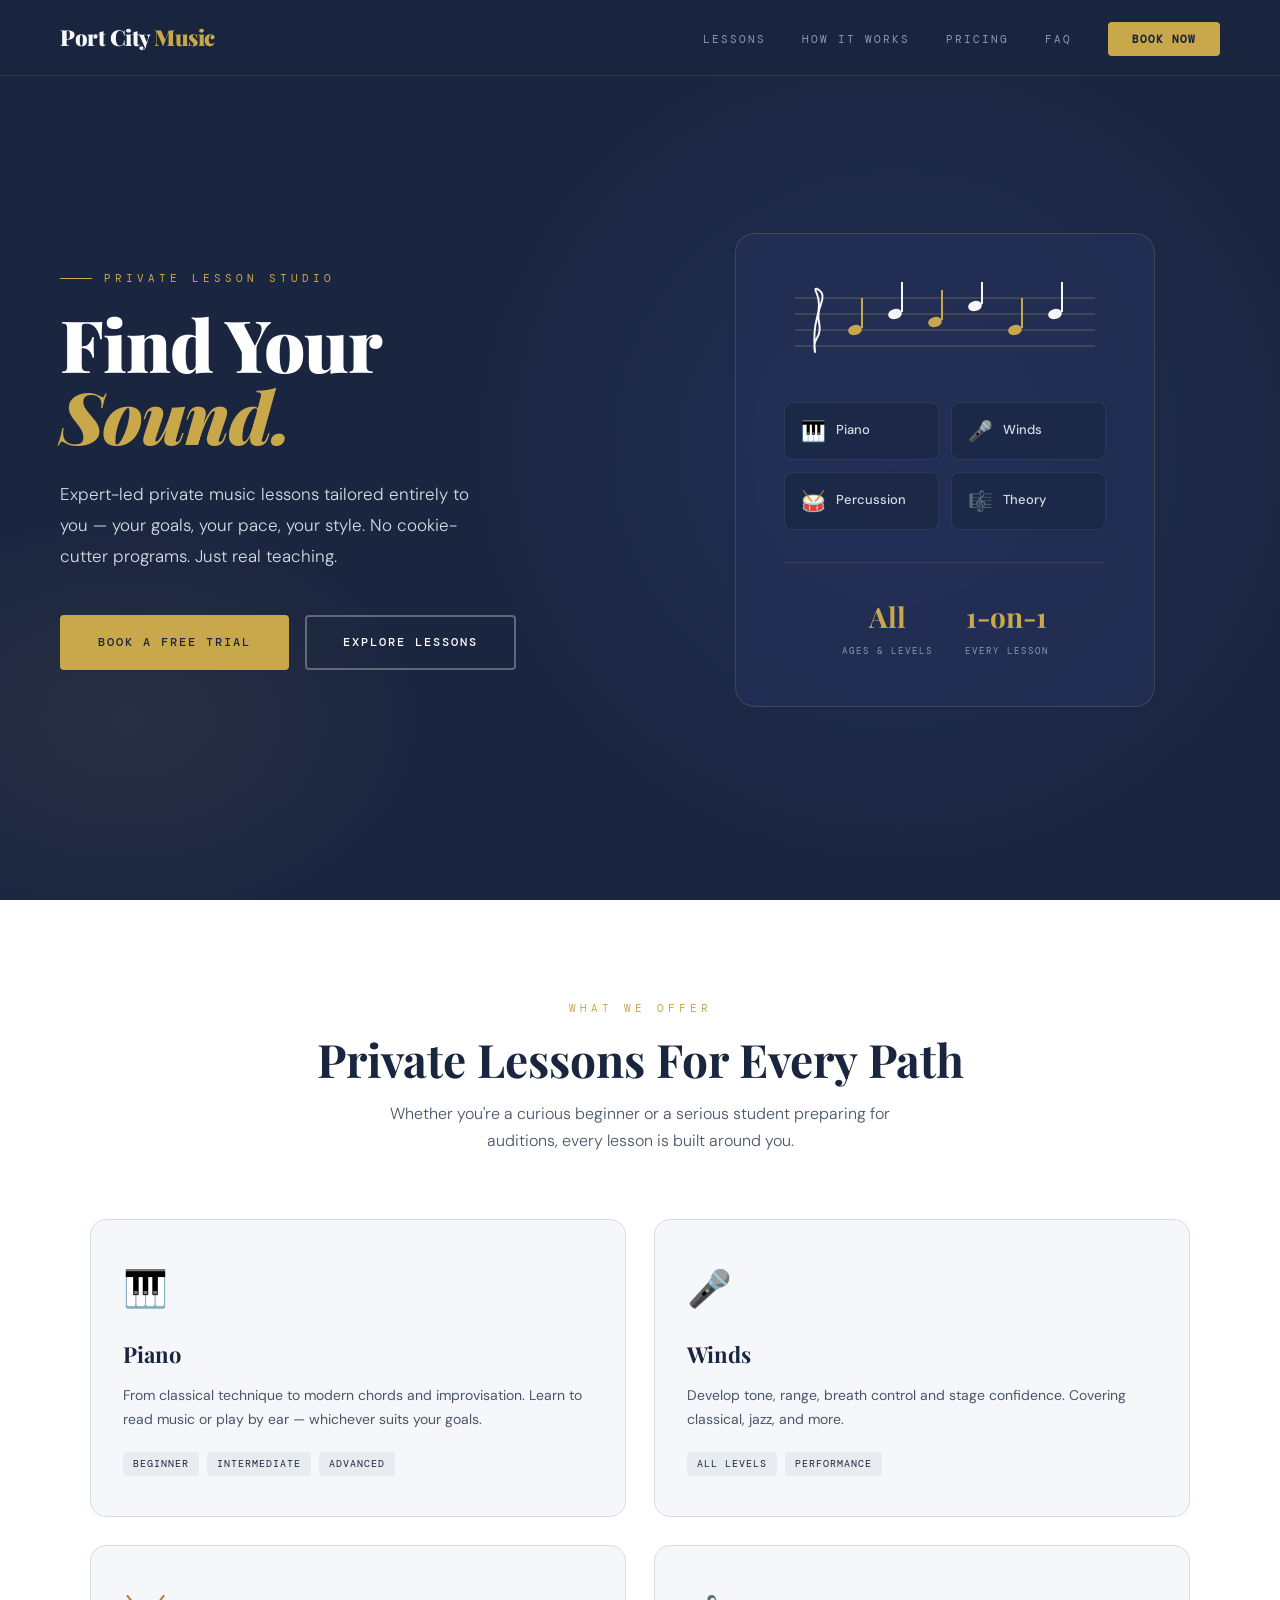
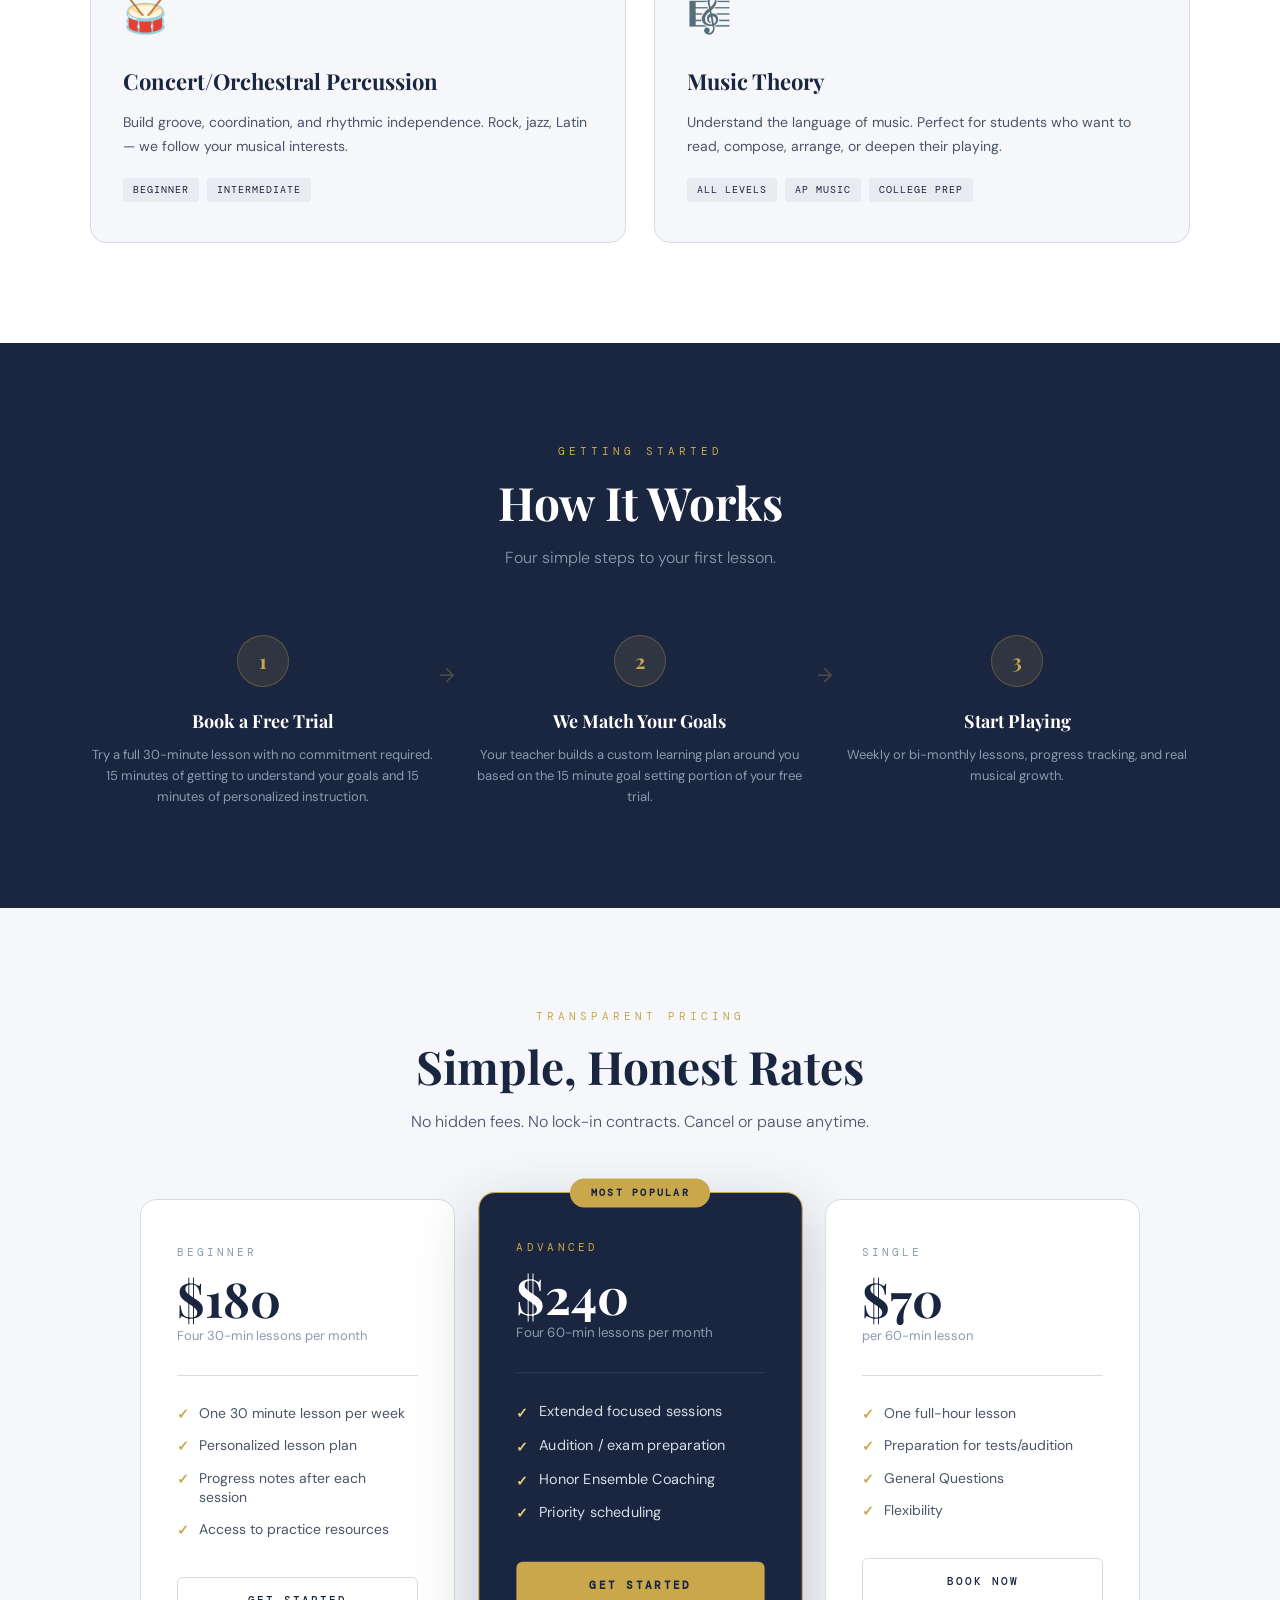
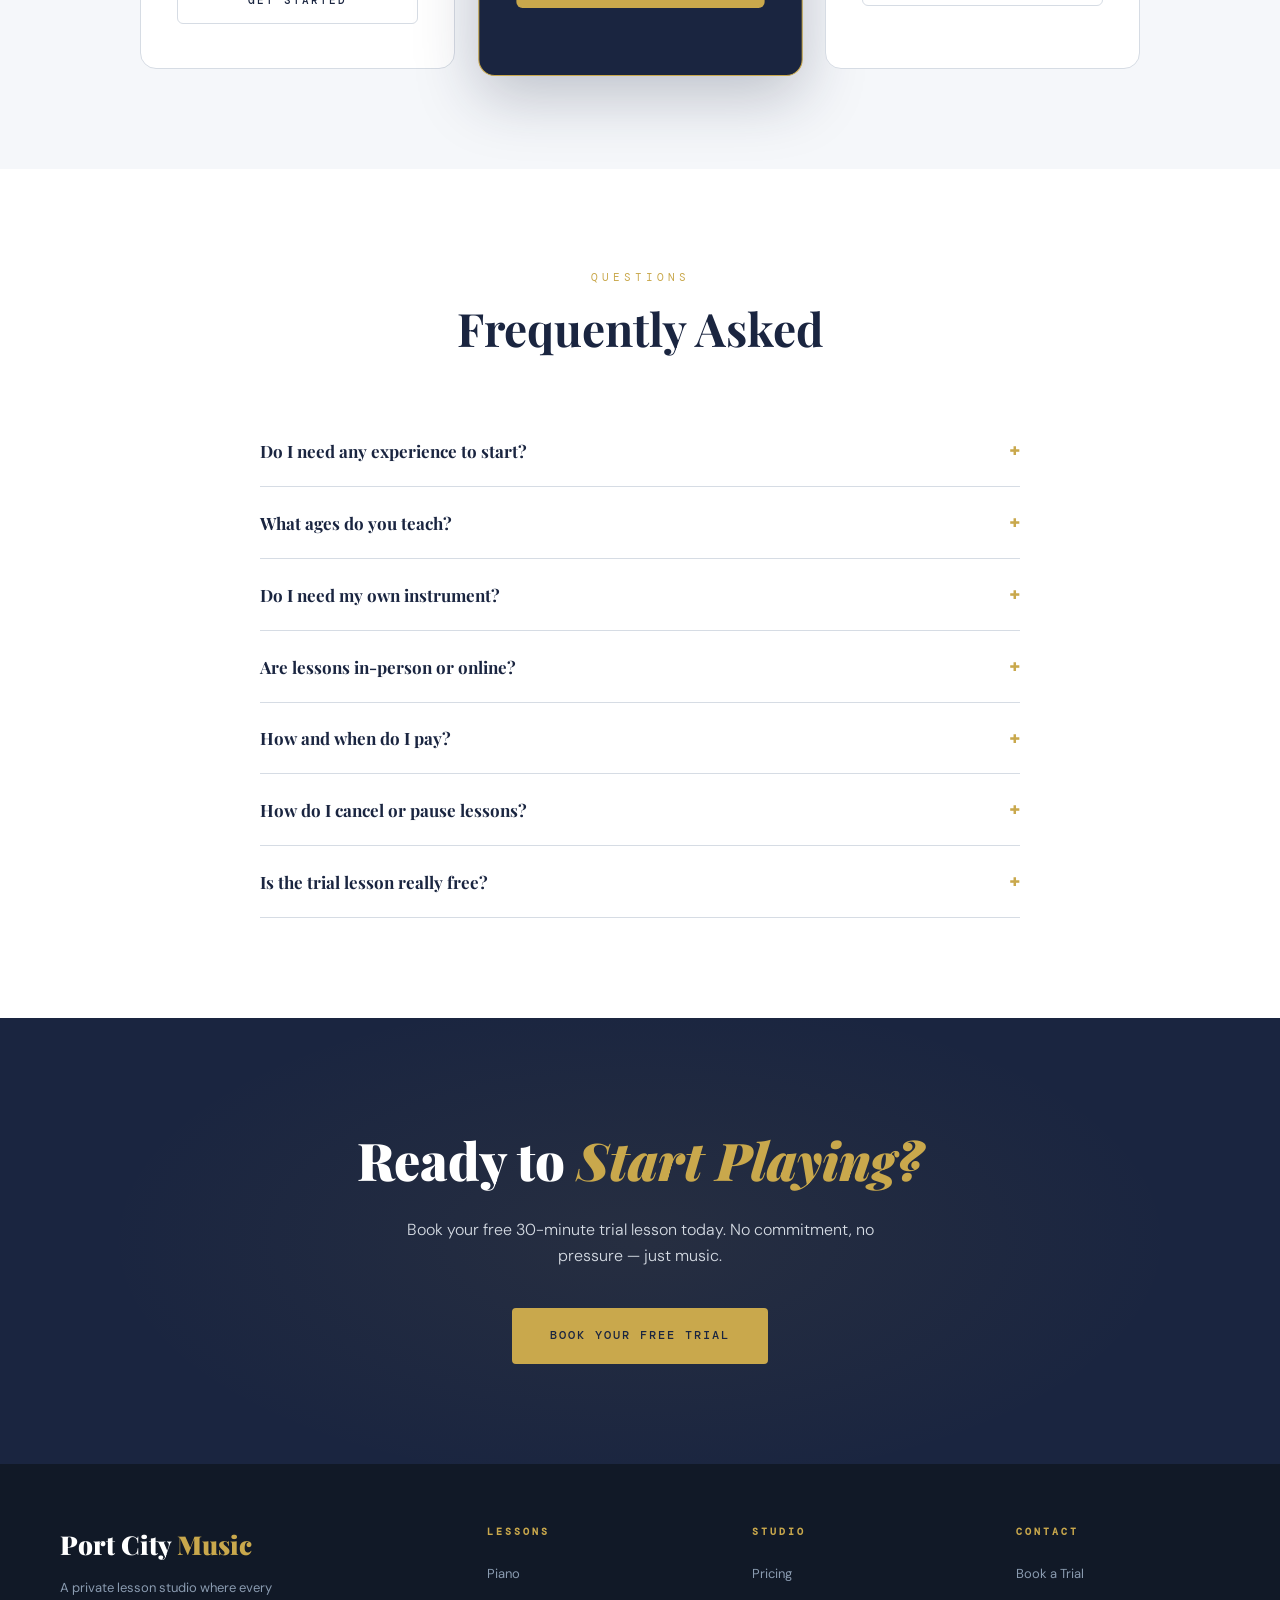
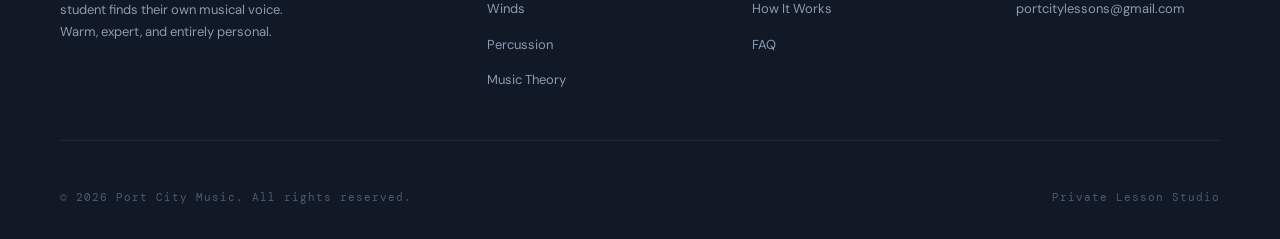
<file: index.html>
<!DOCTYPE html>
<html lang="en">
<head>
<meta charset="UTF-8">
<meta name="viewport" content="width=device-width, initial-scale=1.0">
<title>Port City Music — Private Lesson Studio</title>
<link href="https://fonts.googleapis.com/css2?family=Playfair+Display:ital,wght@0,400;0,700;0,900;1,400;1,700&family=DM+Sans:wght@300;400;500;600&family=DM+Mono:wght@400;500&display=swap" rel="stylesheet">

  <style>
  :root {
    --navy:    #1A2540;
    --navy-mid:#243058;
    --charcoal:#2E3440;
    --gray:    #4A5568;
    --silver:  #8A9BB0;
    --smoke:   #D6DCE4;
    --white:   #F5F7FA;
    --pure:    #FFFFFF;
    --gold:    #C9A84C;
    --gold-lt: #E8C97A;
  }

  * { margin:0; padding:0; box-sizing:border-box; }

  html { scroll-behavior: smooth; }

  body {
    background: var(--white);
    color: var(--charcoal);
    font-family: 'DM Sans', sans-serif;
    line-height: 1.6;
    overflow-x: hidden;
  }

  /* ── NAV ── */
  nav {
    position: fixed;
    top: 0;
    left: 0;
    right: 0;
    z-index: 100;
    padding: 20px 60px;
    display: flex;
    align-items: center;
    justify-content: space-between;
    background: rgba(26,37,64,0.96);
    backdrop-filter: blur(12px);
    border-bottom: 1px solid rgba(201,168,76,0.15);
    transition: padding 0.3s;
  }

  .nav-logo {
    font-family: 'Playfair Display', serif;
    font-size: 22px;
    font-weight: 900;
    color: var(--white);
    text-decoration: none;
    letter-spacing: -0.5px;
  }

  .nav-logo span { color: var(--gold); }

  .nav-links {
    display: flex;
    gap: 36px;
    list-style: none;
  }

  .nav-links a {
    font-family: 'DM Mono', monospace;
    font-size: 11px;
    letter-spacing: 2px;
    text-transform: uppercase;
    color: var(--silver);
    text-decoration: none;
    transition: color 0.2s;
  }

  .nav-links a:hover { color: var(--gold); }

  .nav-cta {
    background: var(--gold);
    color: var(--navy) !important;
    padding: 10px 24px;
    border-radius: 4px;
    font-weight: 600 !important;
    letter-spacing: 1px !important;
    transition: background 0.2s !important;
  }

  .nav-cta:hover { background: var(--gold-lt) !important; color: var(--navy) !important; }

  /* ── HERO ── */
  .hero {
    min-height: 100vh;
    background: var(--navy);
    display: grid;
    grid-template-columns: 1fr 1fr;
    align-items: center;
    padding: 120px 60px 80px;
    position: relative;
    overflow: hidden;
    gap: 60px;
  }

  .hero::before {
    content: '';
    position: absolute;
    inset: 0;
    background:
      radial-gradient(ellipse 50% 70% at 70% 50%, rgba(36,48,88,0.9) 0%, transparent 70%),
      radial-gradient(ellipse 40% 40% at 10% 80%, rgba(201,168,76,0.08) 0%, transparent 60%);
    pointer-events: none;
  }

  .hero-content { position: relative; z-index: 2; }

  .hero-eyebrow {
    font-family: 'DM Mono', monospace;
    font-size: 11px;
    letter-spacing: 4px;
    text-transform: uppercase;
    color: var(--gold);
    margin-bottom: 20px;
    display: flex;
    align-items: center;
    gap: 12px;
  }

  .hero-eyebrow::before {
    content: '';
    display: inline-block;
    width: 32px;
    height: 1px;
    background: var(--gold);
  }

  .hero-title {
    font-family: 'Playfair Display', serif;
    font-size: 72px;
    font-weight: 900;
    color: var(--pure);
    line-height: 1.0;
    margin-bottom: 28px;
    letter-spacing: -1px;
  }

  .hero-title em {
    font-style: italic;
    color: var(--gold);
  }

  .hero-subtitle {
    font-size: 17px;
    color: var(--smoke);
    font-weight: 300;
    line-height: 1.8;
    margin-bottom: 44px;
    max-width: 420px;
  }

  .hero-buttons {
    display: flex;
    gap: 16px;
    align-items: center;
    flex-wrap: wrap;
  }

  .btn-primary {
    background: var(--gold);
    color: var(--navy);
    padding: 16px 36px;
    border-radius: 4px;
    font-family: 'DM Mono', monospace;
    font-size: 12px;
    letter-spacing: 2px;
    text-transform: uppercase;
    font-weight: 500;
    text-decoration: none;
    transition: all 0.2s;
    border: 2px solid var(--gold);
  }

  .btn-primary:hover {
    background: var(--gold-lt);
    border-color: var(--gold-lt);
    transform: translateY(-2px);
    box-shadow: 0 8px 24px rgba(201,168,76,0.3);
  }

  .btn-outline {
    background: transparent;
    color: var(--pure);
    padding: 16px 36px;
    border-radius: 4px;
    font-family: 'DM Mono', monospace;
    font-size: 12px;
    letter-spacing: 2px;
    text-transform: uppercase;
    font-weight: 500;
    text-decoration: none;
    border: 2px solid rgba(255,255,255,0.3);
    transition: all 0.2s;
  }

  .btn-outline:hover {
    border-color: var(--white);
    background: rgba(255,255,255,0.06);
  }

  /* Hero visual side */
  .hero-visual {
    position: relative;
    z-index: 2;
    display: flex;
    align-items: center;
    justify-content: center;
  }

  .hero-instrument-card {
    background: rgba(36,48,88,0.7);
    border: 1px solid rgba(201,168,76,0.2);
    border-radius: 20px;
    padding: 48px;
    backdrop-filter: blur(8px);
    text-align: center;
    max-width: 420px;
    width: 100%;
  }

  .staff-visual {
    margin: 0 auto 32px;
    width: 100%;
    max-width: 300px;
  }

  .instrument-list {
    display: grid;
    grid-template-columns: 1fr 1fr;
    gap: 12px;
    text-align: left;
  }

  .instrument-item {
    display: flex;
    align-items: center;
    gap: 10px;
    padding: 12px 16px;
    background: rgba(26,37,64,0.6);
    border-radius: 8px;
    border: 1px solid rgba(138,155,176,0.15);
  }

  .instrument-icon {
    font-size: 20px;
  }

  .instrument-name {
    font-family: 'DM Sans', sans-serif;
    font-size: 13px;
    font-weight: 500;
    color: var(--smoke);
  }

  .hero-stats {
    display: flex;
    gap: 32px;
    margin-top: 32px;
    padding-top: 32px;
    border-top: 1px solid rgba(201,168,76,0.15);
    justify-content: center;
  }

  .stat { text-align: center; }
  .stat-num {
    font-family: 'Playfair Display', serif;
    font-size: 28px;
    font-weight: 700;
    color: var(--gold);
  }
  .stat-label {
    font-family: 'DM Mono', monospace;
    font-size: 9px;
    letter-spacing: 2px;
    text-transform: uppercase;
    color: var(--silver);
    margin-top: 4px;
  }

  /* ── LESSONS SECTION ── */
  .lessons {
    padding: 100px 60px;
    background: var(--pure);
  }

  .section-header {
    text-align: center;
    margin-bottom: 64px;
  }

  .section-eyebrow {
    font-family: 'DM Mono', monospace;
    font-size: 11px;
    letter-spacing: 4px;
    text-transform: uppercase;
    color: var(--gold);
    margin-bottom: 16px;
  }

  .section-title {
    font-family: 'Playfair Display', serif;
    font-size: 46px;
    font-weight: 700;
    color: var(--navy);
    line-height: 1.1;
  }

  .section-sub {
    margin-top: 16px;
    font-size: 16px;
    color: var(--gray);
    font-weight: 300;
    max-width: 500px;
    margin-left: auto;
    margin-right: auto;
    line-height: 1.7;
  }

  .lessons-grid {
    display: grid;
    grid-template-columns: repeat(2, 1fr);
    gap: 28px;
    max-width: 1100px;
    margin: 0 auto;
  }

  .lesson-card {
    background: var(--white);
    border-radius: 16px;
    padding: 40px 32px;
    border: 1px solid var(--smoke);
    transition: all 0.3s;
    position: relative;
    overflow: hidden;
  }

  .lesson-card::before {
    content: '';
    position: absolute;
    top: 0;
    left: 0;
    right: 0;
    height: 3px;
    background: linear-gradient(90deg, var(--gold), var(--gold-lt));
    transform: scaleX(0);
    transition: transform 0.3s;
  }

  .lesson-card:hover::before { transform: scaleX(1); }
  .lesson-card:hover {
    box-shadow: 0 16px 48px rgba(26,37,64,0.12);
    transform: translateY(-4px);
  }

  .lesson-icon {
    font-size: 36px;
    margin-bottom: 20px;
    display: block;
  }

  .lesson-title {
    font-family: 'Playfair Display', serif;
    font-size: 22px;
    font-weight: 700;
    color: var(--navy);
    margin-bottom: 12px;
  }

  .lesson-desc {
    font-size: 14px;
    color: var(--gray);
    line-height: 1.7;
    margin-bottom: 20px;
  }

  .lesson-levels {
    display: flex;
    gap: 8px;
    flex-wrap: wrap;
  }

  .level-tag {
    font-family: 'DM Mono', monospace;
    font-size: 10px;
    letter-spacing: 1px;
    padding: 4px 10px;
    background: rgba(26,37,64,0.06);
    color: var(--navy);
    border-radius: 3px;
    text-transform: uppercase;
  }

  /* ── HOW IT WORKS ── */
  .how-it-works {
    background: var(--navy);
    padding: 100px 60px;
  }

  .steps-grid {
    display: grid;
    grid-template-columns: repeat(3, 1fr);
    gap: 32px;
    max-width: 1100px;
    margin: 0 auto;
  }

  .step {
    text-align: center;
    position: relative;
  }

  .step:not(:last-child)::after {
    content: '→';
    position: absolute;
    right: -20px;
    top: 24px;
    color: rgba(201,168,76,0.3);
    font-size: 20px;
  }

  .step-num {
    width: 52px;
    height: 52px;
    background: rgba(201,168,76,0.12);
    border: 1px solid rgba(201,168,76,0.3);
    border-radius: 50%;
    display: flex;
    align-items: center;
    justify-content: center;
    font-family: 'Playfair Display', serif;
    font-size: 20px;
    font-weight: 700;
    color: var(--gold);
    margin: 0 auto 20px;
  }

  .step-title {
    font-family: 'Playfair Display', serif;
    font-size: 18px;
    font-weight: 700;
    color: var(--pure);
    margin-bottom: 10px;
  }

  .step-desc {
    font-size: 13px;
    color: var(--silver);
    line-height: 1.6;
  }

  /* ── PRICING ── */
  .pricing {
    padding: 100px 60px;
    background: var(--white);
  }

  .pricing-grid {
    display: grid;
    grid-template-columns: repeat(3, 1fr);
    gap: 28px;
    max-width: 1000px;
    margin: 0 auto;
  }

  .pricing-card {
    border-radius: 16px;
    padding: 44px 36px;
    border: 1px solid var(--smoke);
    background: var(--pure);
    position: relative;
    transition: all 0.3s;
  }

  .pricing-card.featured {
    background: var(--navy);
    border-color: var(--gold);
    transform: scale(1.03);
    box-shadow: 0 20px 60px rgba(26,37,64,0.25);
  }

  .pricing-badge {
    position: absolute;
    top: -14px;
    left: 50%;
    transform: translateX(-50%);
    background: var(--gold);
    color: var(--navy);
    font-family: 'DM Mono', monospace;
    font-size: 10px;
    letter-spacing: 2px;
    text-transform: uppercase;
    padding: 6px 20px;
    border-radius: 20px;
    font-weight: 600;
    white-space: nowrap;
  }

  .pricing-tier {
    font-family: 'DM Mono', monospace;
    font-size: 11px;
    letter-spacing: 3px;
    text-transform: uppercase;
    margin-bottom: 12px;
  }

  .pricing-card:not(.featured) .pricing-tier { color: var(--silver); }
  .pricing-card.featured .pricing-tier { color: var(--gold); }

  .pricing-price {
    font-family: 'Playfair Display', serif;
    font-size: 48px;
    font-weight: 700;
    line-height: 1;
    margin-bottom: 4px;
  }

  .pricing-card:not(.featured) .pricing-price { color: var(--navy); }
  .pricing-card.featured .pricing-price { color: var(--pure); }

  .pricing-freq {
    font-size: 13px;
    color: var(--silver);
    margin-bottom: 28px;
  }

  .pricing-divider {
    height: 1px;
    margin-bottom: 28px;
  }

  .pricing-card:not(.featured) .pricing-divider { background: var(--smoke); }
  .pricing-card.featured .pricing-divider { background: rgba(255,255,255,0.1); }

  .pricing-features {
    list-style: none;
    margin-bottom: 36px;
    display: flex;
    flex-direction: column;
    gap: 12px;
  }

  .pricing-features li {
    font-size: 14px;
    display: flex;
    gap: 10px;
    align-items: flex-start;
    line-height: 1.4;
  }

  .pricing-card:not(.featured) .pricing-features li { color: var(--gray); }
  .pricing-card.featured .pricing-features li { color: var(--smoke); }

  .pricing-features li::before {
    content: '✓';
    font-weight: 600;
    flex-shrink: 0;
    margin-top: 1px;
  }

  .pricing-card:not(.featured) .pricing-features li::before { color: var(--gold); }
  .pricing-card.featured .pricing-features li::before { color: var(--gold-lt); }

  .btn-pricing-primary {
    display: block;
    text-align: center;
    background: var(--gold);
    color: var(--navy);
    padding: 14px;
    border-radius: 6px;
    font-family: 'DM Mono', monospace;
    font-size: 11px;
    letter-spacing: 2px;
    text-transform: uppercase;
    font-weight: 600;
    text-decoration: none;
    transition: all 0.2s;
  }

  .btn-pricing-primary:hover {
    background: var(--gold-lt);
    transform: translateY(-1px);
  }

  .btn-pricing-outline {
    display: block;
    text-align: center;
    background: transparent;
    color: var(--navy);
    padding: 14px;
    border-radius: 6px;
    border: 1.5px solid var(--smoke);
    font-family: 'DM Mono', monospace;
    font-size: 11px;
    letter-spacing: 2px;
    text-transform: uppercase;
    font-weight: 500;
    text-decoration: none;
    transition: all 0.2s;
  }

  .btn-pricing-outline:hover { border-color: var(--navy); }

  /* ── TESTIMONIALS ── */
  .testimonials {
    background: var(--charcoal);
    padding: 100px 60px;
  }

  .testimonials-grid {
    display: grid;
    grid-template-columns: repeat(3, 1fr);
    gap: 24px;
    max-width: 1100px;
    margin: 0 auto;
  }

  .testimonial {
    background: rgba(255,255,255,0.04);
    border: 1px solid rgba(255,255,255,0.08);
    border-radius: 12px;
    padding: 36px;
  }

  .testimonial-stars {
    color: var(--gold);
    font-size: 14px;
    letter-spacing: 2px;
    margin-bottom: 16px;
  }

  .testimonial-quote {
    font-family: 'Playfair Display', serif;
    font-size: 16px;
    font-style: italic;
    color: var(--smoke);
    line-height: 1.7;
    margin-bottom: 24px;
  }

  .testimonial-author {
    display: flex;
    align-items: center;
    gap: 12px;
  }

  .author-avatar {
    width: 40px;
    height: 40px;
    border-radius: 50%;
    background: rgba(201,168,76,0.2);
    display: flex;
    align-items: center;
    justify-content: center;
    font-family: 'Playfair Display', serif;
    font-size: 16px;
    font-weight: 700;
    color: var(--gold);
    flex-shrink: 0;
  }

  .author-name {
    font-size: 14px;
    font-weight: 600;
    color: var(--pure);
  }

  .author-sub {
    font-size: 12px;
    color: var(--silver);
    margin-top: 2px;
  }

  /* ── FAQ ── */
  .faq {
    padding: 100px 60px;
    background: var(--pure);
  }

  .faq-grid {
    max-width: 760px;
    margin: 0 auto;
    display: flex;
    flex-direction: column;
    gap: 2px;
  }

  .faq-item {
    border-bottom: 1px solid var(--smoke);
  }

  .faq-q {
    padding: 20px 0;
    font-family: 'Playfair Display', serif;
    font-size: 17px;
    font-weight: 700;
    color: var(--navy);
    cursor: pointer;
    display: flex;
    justify-content: space-between;
    align-items: center;
    gap: 16px;
    user-select: none;
  }

  .faq-q .toggle {
    font-family: 'DM Mono', monospace;
    font-size: 18px;
    color: var(--gold);
    flex-shrink: 0;
    transition: transform 0.2s;
  }

  .faq-a {
    font-size: 14px;
    color: var(--gray);
    line-height: 1.8;
    padding-bottom: 20px;
    display: none;
  }

  .faq-item.open .faq-a { display: block; }
  .faq-item.open .toggle { transform: rotate(45deg); }

  /* ── CTA BANNER ── */
  .cta-banner {
    background: var(--navy);
    padding: 100px 60px;
    text-align: center;
    position: relative;
    overflow: hidden;
  }

  .cta-banner::before {
    content: '';
    position: absolute;
    inset: 0;
    background: radial-gradient(ellipse 60% 80% at 50% 50%, rgba(201,168,76,0.07) 0%, transparent 70%);
  }

  .cta-banner h2 {
    font-family: 'Playfair Display', serif;
    font-size: 52px;
    font-weight: 900;
    color: var(--pure);
    margin-bottom: 16px;
    position: relative;
    z-index: 2;
  }

  .cta-banner h2 em { color: var(--gold); font-style: italic; }

  .cta-banner p {
    font-size: 16px;
    color: var(--smoke);
    font-weight: 300;
    margin-bottom: 40px;
    position: relative;
    z-index: 2;
    max-width: 480px;
    margin-left: auto;
    margin-right: auto;
  }

  .cta-banner .cta-buttons {
    display: flex;
    gap: 16px;
    justify-content: center;
    position: relative;
    z-index: 2;
    flex-wrap: wrap;
  }

  /* ── FOOTER ── */
  footer {
    background: #111927;
    padding: 60px 60px 32px;
  }

  .footer-top {
    display: grid;
    grid-template-columns: 1.8fr 1fr 1fr 1fr;
    gap: 60px;
    margin-bottom: 48px;
    padding-bottom: 48px;
    border-bottom: 1px solid rgba(255,255,255,0.06);
  }

  .footer-brand h3 {
    font-family: 'Playfair Display', serif;
    font-size: 26px;
    font-weight: 900;
    color: var(--pure);
    margin-bottom: 12px;
  }

  .footer-brand h3 span { color: var(--gold); }

  .footer-brand p {
    font-size: 13px;
    color: var(--silver);
    line-height: 1.7;
    margin-bottom: 20px;
    max-width: 260px;
  }

  .footer-socials {
    display: flex;
    gap: 12px;
  }

  .social-link {
    width: 36px;
    height: 36px;
    background: rgba(255,255,255,0.05);
    border: 1px solid rgba(255,255,255,0.08);
    border-radius: 6px;
    display: flex;
    align-items: center;
    justify-content: center;
    font-size: 14px;
    text-decoration: none;
    transition: all 0.2s;
    color: var(--silver);
  }

  .social-link:hover {
    background: var(--gold);
    border-color: var(--gold);
    color: var(--navy);
  }

  .footer-col h4 {
    font-family: 'DM Mono', monospace;
    font-size: 10px;
    letter-spacing: 3px;
    text-transform: uppercase;
    color: var(--gold);
    margin-bottom: 20px;
  }

  .footer-col ul {
    list-style: none;
    display: flex;
    flex-direction: column;
    gap: 10px;
  }

  .footer-col ul a {
    font-size: 13px;
    color: var(--silver);
    text-decoration: none;
    transition: color 0.2s;
  }

  .footer-col ul a:hover { color: var(--pure); }

  .footer-bottom {
    display: flex;
    justify-content: space-between;
    align-items: center;
    font-family: 'DM Mono', monospace;
    font-size: 11px;
    color: rgba(138,155,176,0.5);
    letter-spacing: 1px;
  }
    /* ── RESPONSIVE MEDIA QUERIES (INDEX) ── */
  
  /* Tablet (Landscape & Portrait) */
  @media (max-width: 1024px) {
    .hero { padding: 120px 40px 60px; gap: 40px; }
    .hero-title { font-size: 56px; }
    nav { padding: 15px 40px; }
    .pricing-grid { grid-template-columns: repeat(2, 1fr); }
    .footer-top { grid-template-columns: 1fr 1fr; gap: 40px; }
    .steps-grid { gap: 16px; }
    .step:not(:last-child)::after { right: -10px; }
  }

  /* Mobile (Landscape & Portrait) */
  @media (max-width: 768px) {
    /* Navigation */
    nav { flex-direction: column; gap: 16px; padding: 16px 20px; }
    .nav-links { gap: 12px; flex-wrap: wrap; justify-content: center; }
    
    /* Hero Section */
    .hero { grid-template-columns: 1fr; text-align: center; padding: 160px 24px 60px; }
    .hero-eyebrow { justify-content: center; }
    .hero-subtitle { margin: 0 auto 32px; }
    .hero-buttons { justify-content: center; }
    
    /* Sections Global Padding */
    .lessons, .how-it-works, .pricing, .testimonials, .faq, .cta-banner { padding: 60px 24px; }
    
    /* Grids to Single Column */
    .lessons-grid, .steps-grid, .pricing-grid, .testimonials-grid { grid-template-columns: 1fr; }
    
    /* How it Works Arrows */
    .step:not(:last-child)::after { display: none; }
    .steps-grid { gap: 48px; }
    
    /* FAQ & CTA */
    .section-title { font-size: 36px; }
    .cta-banner h2 { font-size: 36px; }
    
    /* Footer */
    footer { padding: 40px 24px 24px; }
    .footer-top { grid-template-columns: 1fr; gap: 32px; }
    .footer-bottom { flex-direction: column; gap: 12px; text-align: center; }
  }
</style>

</head>

<!-- Google tag (gtag.js) -->
<script async src="https://www.googletagmanager.com/gtag/js?id=G-4NXSBFYTVV"></script>
<script>
  window.dataLayer = window.dataLayer || [];
  function gtag(){dataLayer.push(arguments);}
  gtag('js', new Date());

  gtag('config', 'G-4NXSBFYTVV');
</script>
  
<body>

<!-- NAV -->
<nav>
  <a class="nav-logo" href="/">Port City <span>Music</span></a>
  <ul class="nav-links">
    <li><a href="#lessons">Lessons</a></li>
    <li><a href="#how">How It Works</a></li>
    <li><a href="#pricing">Pricing</a></li>
   <!-- <li><a href="#testimonials">Reviews</a></li> -->
    <li><a href="#faq">FAQ</a></li>
    <li><a href="booking.html" class="nav-cta">Book Now</a></li>
  </ul>
</nav>

<!-- HERO -->
<section class="hero">
  <div class="hero-content">
    <div class="hero-eyebrow">Private Lesson Studio</div>
    <h1 class="hero-title">Find Your<br><em>Sound.</em></h1>
    <p class="hero-subtitle">
      Expert-led private music lessons tailored entirely to you — your goals, your pace, your style. No cookie-cutter programs. Just real teaching.
    </p>
    <div class="hero-buttons">
      <a href="/booking" class="btn-primary">Book a Free Trial</a>
      <a href="#lessons" class="btn-outline">Explore Lessons</a>
    </div>
  </div>

  <div class="hero-visual">
    <div class="hero-instrument-card">
      <svg class="staff-visual" viewBox="0 0 300 80" fill="none">
        <line x1="0" y1="16" x2="300" y2="16" stroke="#C9A84C" stroke-width="1" opacity="0.4"/>
        <line x1="0" y1="32" x2="300" y2="32" stroke="#C9A84C" stroke-width="1" opacity="0.4"/>
        <line x1="0" y1="48" x2="300" y2="48" stroke="#C9A84C" stroke-width="1" opacity="0.4"/>
        <line x1="0" y1="64" x2="300" y2="64" stroke="#C9A84C" stroke-width="1" opacity="0.4"/>
        <!-- Treble clef simplified -->
        <path d="M20 70 Q18 50 22 36 Q26 22 22 12 Q18 4 24 8 Q30 12 26 22 Q22 32 24 40 Q26 50 22 56 Q18 62 20 70" stroke="#F5F7FA" stroke-width="2" fill="none" stroke-linecap="round"/>
        <!-- Notes -->
        <ellipse cx="60" cy="48" rx="7" ry="5" fill="#C9A84C" transform="rotate(-15 60 48)"/>
        <line x1="67" y1="46" x2="67" y2="16" stroke="#C9A84C" stroke-width="2"/>
        <ellipse cx="100" cy="32" rx="7" ry="5" fill="#F5F7FA" transform="rotate(-15 100 32)"/>
        <line x1="107" y1="30" x2="107" y2="0" stroke="#F5F7FA" stroke-width="2"/>
        <ellipse cx="140" cy="40" rx="7" ry="5" fill="#C9A84C" transform="rotate(-15 140 40)"/>
        <line x1="147" y1="38" x2="147" y2="8" stroke="#C9A84C" stroke-width="2"/>
        <ellipse cx="180" cy="24" rx="7" ry="5" fill="#F5F7FA" transform="rotate(-15 180 24)"/>
        <line x1="187" y1="22" x2="187" y2="-8" stroke="#F5F7FA" stroke-width="2"/>
        <ellipse cx="220" cy="48" rx="7" ry="5" fill="#C9A84C" transform="rotate(-15 220 48)"/>
        <line x1="227" y1="46" x2="227" y2="16" stroke="#C9A84C" stroke-width="2"/>
        <ellipse cx="260" cy="32" rx="7" ry="5" fill="#F5F7FA" transform="rotate(-15 260 32)"/>
        <line x1="267" y1="30" x2="267" y2="0" stroke="#F5F7FA" stroke-width="2"/>
      </svg>

      <div class="instrument-list">
        <div class="instrument-item"><span class="instrument-icon">🎹</span><span class="instrument-name">Piano</span></div>
        <div class="instrument-item"><span class="instrument-icon">🎤</span><span class="instrument-name">Winds</span></div>
        <div class="instrument-item"><span class="instrument-icon">🥁</span><span class="instrument-name">Percussion</span></div>
        <div class="instrument-item"><span class="instrument-icon">🎼</span><span class="instrument-name">Theory</span></div>
      </div>

      <div class="hero-stats">
        <div class="stat">
          <div class="stat-num">All</div>
          <div class="stat-label">Ages & Levels</div>
        </div>
        <div class="stat">
          <div class="stat-num">1-on-1</div>
          <div class="stat-label">Every Lesson</div>
        </div>
      </div>
    </div>
  </div>
</section>

<!-- LESSONS -->
<section id="lessons" class="lessons">
  <div class="section-header">
    <div class="section-eyebrow">What we offer</div>
    <h2 class="section-title">Private Lessons For Every Path</h2>
    <p class="section-sub">Whether you're a curious beginner or a serious student preparing for auditions, every lesson is built around you.</p>
  </div>

  <div class="lessons-grid">
    <div class="lesson-card">
      <span class="lesson-icon">🎹</span>
      <div class="lesson-title">Piano</div>
      <p class="lesson-desc">From classical technique to modern chords and improvisation. Learn to read music or play by ear — whichever suits your goals.</p>
      <div class="lesson-levels">
        <span class="level-tag">Beginner</span>
        <span class="level-tag">Intermediate</span>
        <span class="level-tag">Advanced</span>
      </div>
    </div>
    <div class="lesson-card">
      <span class="lesson-icon">🎤</span>
      <div class="lesson-title">Winds</div>
      <p class="lesson-desc">Develop tone, range, breath control and stage confidence. Covering classical, jazz, and more.</p>
      <div class="lesson-levels">
        <span class="level-tag">All Levels</span>
        <span class="level-tag">Performance</span>
      </div>
    </div>
    <div class="lesson-card">
      <span class="lesson-icon">🥁</span>
      <div class="lesson-title">Concert/Orchestral Percussion</div>
      <p class="lesson-desc">Build groove, coordination, and rhythmic independence. Rock, jazz, Latin — we follow your musical interests.</p>
      <div class="lesson-levels">
        <span class="level-tag">Beginner</span>
        <span class="level-tag">Intermediate</span>
      </div>
    </div>
    <div class="lesson-card">
      <span class="lesson-icon">🎼</span>
      <div class="lesson-title">Music Theory</div>
      <p class="lesson-desc">Understand the language of music. Perfect for students who want to read, compose, arrange, or deepen their playing.</p>
      <div class="lesson-levels">
        <span class="level-tag">All Levels</span>
        <span class="level-tag">AP Music</span>
        <span class="level-tag">College Prep</span>
      </div>
    </div>
  </div>
</section>

<!-- HOW IT WORKS -->
<section id="how" class="how-it-works">
  <div class="section-header">
    <div class="section-eyebrow" style="color:var(--gold);">Getting started</div>
    <h2 class="section-title" style="color:var(--pure);">How It Works</h2>
    <p class="section-sub" style="color:var(--silver);">Four simple steps to your first lesson.</p>
  </div>

  <div class="steps-grid">
    <div class="step">
      <div class="step-num">1</div>
      <div class="step-title">Book a Free Trial</div>
      <p class="step-desc">Try a full 30-minute lesson with no commitment required. 15 minutes of getting to understand your goals and 15 minutes of personalized instruction.</p>
    </div>
    <div class="step">
      <div class="step-num">2</div>
      <div class="step-title">We Match Your Goals</div>
      <p class="step-desc">Your teacher builds a custom learning plan around you based on the 15 minute goal setting portion of your free trial.</p>
    </div>
    <div class="step">
      <div class="step-num">3</div>
      <div class="step-title">Start Playing</div>
      <p class="step-desc">Weekly or bi-monthly lessons, progress tracking, and real musical growth.</p>
    </div>
  </div>
</section>

<!-- PRICING -->
<section id="pricing" class="pricing">
  <div class="section-header">
    <div class="section-eyebrow">Transparent pricing</div>
    <h2 class="section-title">Simple, Honest Rates</h2>
    <p class="section-sub">No hidden fees. No lock-in contracts. Cancel or pause anytime.</p>
  </div>

  <div class="pricing-grid">
    <div class="pricing-card">
      <div class="pricing-tier">Beginner</div>
      <div class="pricing-price">$180</div>
      <div class="pricing-freq">Four 30-min lessons per month</div>
      <div class="pricing-divider"></div>
      <ul class="pricing-features">
        <li>One 30 minute lesson per week</li>
        <li>Personalized lesson plan</li>
        <li>Progress notes after each session</li>
        <li>Access to practice resources</li>
      </ul>
      <a href="file:///Users/karludang/Desktop/UM%20Brand%20and%20Marketing/files/udang-music-booking.html" class="btn-pricing-outline">Get Started</a>
    </div>

    <div class="pricing-card featured">
      <div class="pricing-badge">Most Popular</div>
      <div class="pricing-tier">Advanced</div>
      <div class="pricing-price">$240</div>
      <div class="pricing-freq">Four 60-min lessons per month</div>
      <div class="pricing-divider"></div>
      <ul class="pricing-features">
        <li>Extended focused sessions</li>
        <li>Audition / exam preparation</li>
        <li>Honor Ensemble Coaching</li>
        <li>Priority scheduling</li>
      </ul>
      <a href="file:///Users/karludang/Desktop/UM%20Brand%20and%20Marketing/files/udang-music-booking.html" class="btn-pricing-primary">Get Started</a>
    </div>

    <div class="pricing-card">
      
      <div class="pricing-tier">Single</div>
      <div class="pricing-price">$70</div>
      <div class="pricing-freq">per 60-min lesson</div>
      <div class="pricing-divider"></div>
      <ul class="pricing-features">
        <li>One full-hour lesson</li>
        <li>Preparation for tests/audition</li>
        <li>General Questions</li>
        <li>Flexibility </li>
      </ul>
      <a href="file:///Users/karludang/Desktop/UM%20Brand%20and%20Marketing/files/udang-music-booking.html" class="btn-pricing-outline">Book Now</a>
      
    </div>
  </div>
</section>

<!-- TESTIMONIALS -->
 <!--
<section id="testimonials" class="testimonials">
  <div class="section-header">
    <div class="section-eyebrow" style="color:var(--gold);">Student stories</div>
    <h2 class="section-title" style="color:var(--pure);">What Students Say</h2>
  </div>

  <div class="testimonials-grid">
    <div class="testimonial">
      <div class="testimonial-stars">★★★★★</div>
      <p class="testimonial-quote">"I tried group lessons at two other places and never clicked. Here, my teacher actually listened to what I wanted to learn. Three months in and I'm already playing songs I love."</p>
      <div class="testimonial-author">
        <div class="author-avatar">M</div>
        <div>
          <div class="author-name">Maria T.</div>
          <div class="author-sub">Piano · 8 months</div>
        </div>
      </div>
    </div>

    <div class="testimonial">
      <div class="testimonial-stars">★★★★★</div>
      <p class="testimonial-quote">"My son was nervous to start guitar. After his first trial lesson, he came home and practiced for an hour without being asked. That says everything."</p>
      <div class="testimonial-author">
        <div class="author-avatar">J</div>
        <div>
          <div class="author-name">James R.</div>
          <div class="author-sub">Guitar · Parent of student</div>
        </div>
      </div>
    </div>

    <div class="testimonial">
      <div class="testimonial-stars">★★★★★</div>
      <p class="testimonial-quote">"I'm 54 and always wanted to sing. Port City Music made me feel like it was never too late. My teacher is patient, skilled, and genuinely encouraging."</p>
      <div class="testimonial-author">
        <div class="author-avatar">S</div>
        <div>
          <div class="author-name">Sandra K.</div>
          <div class="author-sub">Voice · 6 months</div>
        </div>
      </div>
    </div>
  </div>
</section>
-->
<!-- FAQ -->
<section id="faq" class="faq">
  <div class="section-header">
    <div class="section-eyebrow">Questions</div>
    <h2 class="section-title">Frequently Asked</h2>
  </div>

  <div class="faq-grid">
    <div class="faq-item">
      <div class="faq-q" onclick="toggleFaq(this)">Do I need any experience to start? <span class="toggle">+</span></div>
      <div class="faq-a">Not at all. Many students come in as complete beginners. We love working with new players — there are no bad habits to unlearn and the progress comes quickly.</div>
    </div>
    <div class="faq-item">
      <div class="faq-q" onclick="toggleFaq(this)">What ages do you teach? <span class="toggle">+</span></div>
      <div class="faq-a">We teach students of all ages — from children (8+) to adults. There is no upper age limit and it is truly never too late to start learning music.</div>
    </div>
    <div class="faq-item">
      <div class="faq-q" onclick="toggleFaq(this)">Do I need my own instrument? <span class="toggle">+</span></div>
      <div class="faq-a">Yes, you will need to have your own instrument for lessons. Do you need help finding one? We can help direct you in the right direction within many options. </div>
    </div>
    <div class="faq-item">
      <div class="faq-q" onclick="toggleFaq(this)">Are lessons in-person or online? <span class="toggle">+</span></div>
      <div class="faq-a">We offer both. In-person lessons take place in Stockton and are recommended. Online lessons are conducted over Zoom, Google Meet or FaceTime video calls should you prefer.</div>
    </div>
    <div class="faq-item">
      <div class="faq-q" onclick="toggleFaq(this)">How and when do I pay? <span class="toggle">+</span></div>
      <div class="faq-a">Cash can be paid at the beginning of each lesson. If paying digitally, full payment for the entire month will be due by the 5th. This will ensure your lesson times will reserved for the entire month. We accept digital payments via Apple Cash, Venmo and Zelle. </div>
    </div>
     <div class="faq-item">
      <div class="faq-q" onclick="toggleFaq(this)">How do I cancel or pause lessons? <span class="toggle">+</span></div>
      <div class="faq-a">Just let us know 72 hours in advance and the lesson can be rescheduled. We don't believe in locking people into contracts. Life happens — we get it. Lessons cancelled within 72 hours of scheduled lesson time will have a $25 cancellation fee and will not be rescheduled.</div>
    </div>
    <div class="faq-item">
      <div class="faq-q" onclick="toggleFaq(this)">Is the trial lesson really free? <span class="toggle">+</span></div>
      <div class="faq-a">Yes, completely free with no commitment. We offer a free 30-minute introductory lesson so you can meet your teacher, get a feel for the environment, and make sure it's the right fit before you spend anything.</div>
    </div>
  </div>
</section>

<!-- CTA BANNER -->
<section id="book" class="cta-banner">
  <h2>Ready to <em>Start Playing?</em></h2>
  <p>Book your free 30-minute trial lesson today. No commitment, no pressure — just music.</p>
  <div class="cta-buttons">
    <a href="booking.html" class="btn-primary">Book Your Free Trial</a>
    <!-- <a href="tel:+12096012822" class="btn-outline">Text Us</a> -->
  </div>
</section>

<!-- FOOTER -->
<footer>
  <div class="footer-top">
    <div class="footer-brand">
      <h3>Port City <span>Music</span></h3>
      <p>A private lesson studio where every student finds their own musical voice. Warm, expert, and entirely personal.</p>
    <!--  
      <div class="footer-socials">
        <a href="#" class="social-link">📷</a>
        <a href="#" class="social-link">📘</a>
        <a href="#" class="social-link">▶️</a>
        <a href="#" class="social-link">🎵</a>
      </div>
    -->
    </div>
    <div class="footer-col">
      <h4>Lessons</h4>
      <ul>
        <li><a href="booking.html">Piano</a></li>
        <li><a href="booking.html">Winds</a></li>
        <li><a href="booking.html">Percussion</a></li>
        <li><a href="booking.html">Music Theory</a></li>
      </ul>
    </div>
    <div class="footer-col">
      <h4>Studio</h4>
      <ul>
        <li><a href="#pricing">Pricing</a></li>
        <li><a href="#how">How It Works</a></li>
        <li><a href="#faq">FAQ</a></li>
      </ul>
    </div>
    <div class="footer-col">
      <h4>Contact</h4>
      <ul>
        <li><a href="booking.html">Book a Trial</a></li>
        <li><a href="#">portcitylessons@gmail.com</a></li>
      <!--  
        <li><a href="#">(555) 123-4567</a></li>
        <li><a href="#">Instagram</a></li>
        <li><a href="#">Facebook</a></li>
      -->
      </ul>
    </div>
  </div>
  <div class="footer-bottom">
    <span>© 2026 Port City Music. All rights reserved.</span>
    <span>Private Lesson Studio</span>
  </div>
</footer>

<script>
  function toggleFaq(el) {
    const item = el.parentElement;
    item.classList.toggle('open');
  }
</script>

</body>
</html>
</file>
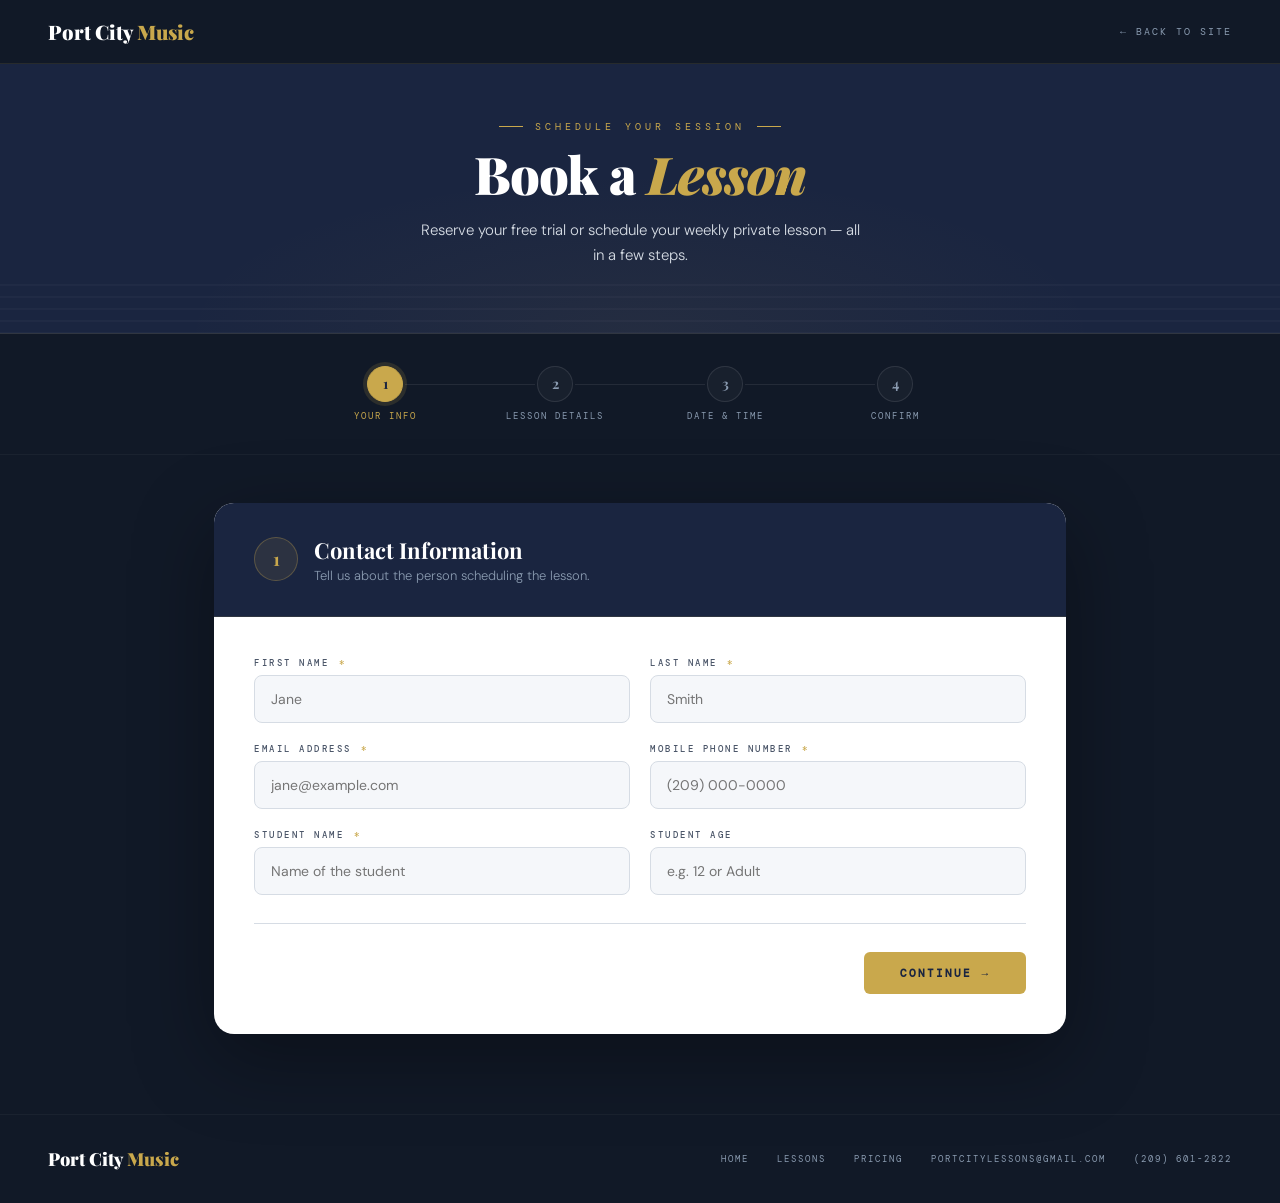
<file: booking.html>
<!DOCTYPE html>
<html lang="en">
<head>
<meta charset="UTF-8">
<meta name="viewport" content="width=device-width, initial-scale=1.0">
<title>Port City Music — Book a Lesson</title>
<link href="https://fonts.googleapis.com/css2?family=Playfair+Display:ital,wght@0,400;0,700;0,900;1,400;1,700&family=DM+Sans:wght@300;400;500;600&family=DM+Mono:wght@400;500&display=swap" rel="stylesheet">
<style>
:root {
  --navy:#1A2540; --navy-mid:#243058; --navy-dk:#111927; --charcoal:#2E3440;
  --gray:#4A5568; --silver:#8A9BB0; --smoke:#D6DCE4; --white:#F5F7FA;
  --pure:#FFFFFF; --gold:#C9A84C; --gold-lt:#E8C97A; --success:#3D8B6E; --error:#C94C4C;
}
*{margin:0;padding:0;box-sizing:border-box;}
html{scroll-behavior:smooth;}
body{background:var(--navy-dk);color:var(--charcoal);font-family:'DM Sans',sans-serif;min-height:100vh;}

nav{position:fixed;top:0;left:0;right:0;z-index:100;padding:18px 48px;display:flex;align-items:center;justify-content:space-between;background:rgba(17,25,39,0.96);backdrop-filter:blur(14px);border-bottom:1px solid rgba(201,168,76,0.12);}
.nav-logo{font-family:'Playfair Display',serif;font-size:20px;font-weight:900;color:var(--pure);text-decoration:none;}
.nav-logo span{color:var(--gold);}
.nav-back{font-family:'DM Mono',monospace;font-size:10px;letter-spacing:2px;text-transform:uppercase;color:var(--silver);text-decoration:none;transition:color 0.2s;}
.nav-back:hover{color:var(--gold);}

.page-header{background:var(--navy);padding:120px 48px 64px;text-align:center;position:relative;overflow:hidden;border-bottom:1px solid rgba(201,168,76,0.12);}
.page-header::before{content:'';position:absolute;inset:0;background:radial-gradient(ellipse 60% 80% at 50% 100%,rgba(201,168,76,0.06) 0%,transparent 60%);}
.staff-header{position:absolute;bottom:0;left:0;right:0;height:60px;opacity:0.05;}
.eyebrow{font-family:'DM Mono',monospace;font-size:10px;letter-spacing:4px;text-transform:uppercase;color:var(--gold);margin-bottom:14px;position:relative;z-index:2;display:flex;align-items:center;justify-content:center;gap:12px;}
.eyebrow::before,.eyebrow::after{content:'';display:inline-block;width:24px;height:1px;background:var(--gold);}
.page-header h1{font-family:'Playfair Display',serif;font-size:52px;font-weight:900;color:var(--pure);line-height:1.05;position:relative;z-index:2;letter-spacing:-1px;}
.page-header h1 em{color:var(--gold);font-style:italic;}
.page-header p{font-size:15px;color:var(--smoke);font-weight:300;margin-top:16px;position:relative;z-index:2;max-width:440px;margin-left:auto;margin-right:auto;line-height:1.7;}

.stepper-wrap{background:var(--navy-dk);padding:32px 48px;display:flex;justify-content:center;border-bottom:1px solid rgba(255,255,255,0.04);}
.stepper{display:flex;align-items:center;max-width:680px;width:100%;}
.step-item{display:flex;flex-direction:column;align-items:center;gap:8px;flex:1;position:relative;}
.step-item:not(:last-child)::after{content:'';position:absolute;top:18px;left:calc(50% + 20px);right:calc(-50% + 20px);height:1px;background:rgba(255,255,255,0.08);z-index:0;}
.step-item.completed:not(:last-child)::after{background:var(--gold);opacity:0.4;}
.step-circle{width:36px;height:36px;border-radius:50%;display:flex;align-items:center;justify-content:center;font-family:'Playfair Display',serif;font-size:14px;font-weight:700;border:1.5px solid rgba(255,255,255,0.1);background:rgba(255,255,255,0.03);color:var(--silver);z-index:1;position:relative;transition:all 0.3s;}
.step-item.active .step-circle{background:var(--gold);border-color:var(--gold);color:var(--navy);box-shadow:0 0 0 4px rgba(201,168,76,0.15);}
.step-item.completed .step-circle{background:rgba(201,168,76,0.12);border-color:var(--gold);color:var(--gold);}
.step-item.completed .step-circle::after{content:'✓';font-family:'DM Sans',sans-serif;font-size:14px;font-weight:600;}
.step-item.completed .step-num{display:none;}
.step-label{font-family:'DM Mono',monospace;font-size:9px;letter-spacing:2px;text-transform:uppercase;color:var(--silver);text-align:center;transition:color 0.3s;}
.step-item.active .step-label{color:var(--gold);}
.step-item.completed .step-label{color:rgba(201,168,76,0.5);}

.form-outer{max-width:900px;margin:0 auto;padding:48px 24px 80px;}
.form-panel{display:none;}
.form-panel.active{display:block;animation:fadeUp 0.3s ease forwards;}
@keyframes fadeUp{from{opacity:0;transform:translateY(12px);}to{opacity:1;transform:translateY(0);}}

.panel-card{background:var(--pure);border-radius:20px;box-shadow:0 24px 80px rgba(0,0,0,0.35);}
.panel-header{background:var(--navy);padding:32px 40px;display:flex;align-items:center;gap:16px;border-bottom:1px solid rgba(201,168,76,0.12);border-radius:20px 20px 0 0;}
.panel-num{width:44px;height:44px;flex-shrink:0;background:rgba(201,168,76,0.1);border:1px solid rgba(201,168,76,0.3);border-radius:50%;display:flex;align-items:center;justify-content:center;font-family:'Playfair Display',serif;font-size:18px;font-weight:700;color:var(--gold);}
.panel-header h2{font-family:'Playfair Display',serif;font-size:22px;font-weight:700;color:var(--pure);}
.panel-header p{font-size:13px;color:var(--silver);margin-top:2px;font-weight:300;}
.panel-body{padding:40px;}

.field-row{display:grid;gap:20px;margin-bottom:20px;}
.field-row.cols-2{grid-template-columns:1fr 1fr;}
.field-row.cols-1{grid-template-columns:1fr;}
.field{display:flex;flex-direction:column;gap:6px;}
.field label{font-family:'DM Mono',monospace;font-size:9px;letter-spacing:2.5px;text-transform:uppercase;color:var(--gray);font-weight:500;}
.req{color:var(--gold);margin-left:2px;}
.field input,.field select,.field textarea{padding:0 16px;border:1.5px solid var(--smoke);border-radius:8px;font-family:'DM Sans',sans-serif;font-size:14px;color:var(--charcoal);background:var(--white);transition:all 0.2s;outline:none;appearance:none;-webkit-appearance:none;}
.field input,.field select{height:48px;}
.field textarea{padding:12px 16px;resize:vertical;line-height:1.6;}
.field select{background-image:url("data:image/svg+xml,%3Csvg xmlns='http://www.w3.org/2000/svg' width='12' height='8' viewBox='0 0 12 8'%3E%3Cpath d='M1 1l5 5 5-5' stroke='%238A9BB0' stroke-width='1.5' fill='none' stroke-linecap='round'/%3E%3C/svg%3E");background-repeat:no-repeat;background-position:right 14px center;padding-right:36px;cursor:pointer;}
.field input:focus,.field select:focus,.field textarea:focus{border-color:var(--gold);background:var(--pure);box-shadow:0 0 0 3px rgba(201,168,76,0.1);}
.err-msg{font-size:11px;color:var(--error);display:none;font-weight:500;}
.field.has-error .err-msg{display:block;}
.field.has-error input,.field.has-error select{border-color:var(--error);}
.err-block{font-size:11px;color:var(--error);font-weight:500;display:none;margin-top:6px;}
.err-block.show{display:block;}

.radio-group{display:grid;grid-template-columns:1fr 1fr;gap:12px;margin-bottom:8px;}
.radio-option{position:relative;cursor:pointer;}
.radio-option input[type="radio"]{position:absolute;opacity:0;width:0;height:0;}
.radio-label{display:flex;flex-direction:column;gap:4px;padding:16px 18px;border-radius:10px;border:1.5px solid var(--smoke);background:var(--white);cursor:pointer;transition:all 0.2s;}
.radio-label:hover{border-color:var(--silver);}
.radio-option input[type="radio"]:checked ~ .radio-label{border-color:var(--gold);background:rgba(201,168,76,0.05);box-shadow:0 0 0 3px rgba(201,168,76,0.1);}
.radio-title{font-size:14px;font-weight:600;color:var(--navy);display:flex;align-items:center;gap:8px;}
.dot{width:10px;height:10px;border-radius:50%;border:2px solid var(--smoke);flex-shrink:0;transition:all 0.2s;}
.radio-option input[type="radio"]:checked ~ .radio-label .dot{background:var(--gold);border-color:var(--gold);}
.radio-sub{font-size:12px;color:var(--silver);font-weight:300;}
.radio-price{font-family:'Playfair Display',serif;font-size:18px;font-weight:700;color:var(--navy);margin-top:4px;}

.calendar-section{display:grid;grid-template-columns:1fr 1fr;gap:32px;align-items:start;}
.calendar-wrap{background:var(--white);border:1.5px solid var(--smoke);border-radius:14px;overflow:hidden;}
.cal-header{background:var(--navy);padding:18px 20px;display:flex;align-items:center;justify-content:space-between;}
.cal-nav{width:32px;height:32px;background:rgba(255,255,255,0.07);border:1px solid rgba(255,255,255,0.1);border-radius:6px;display:flex;align-items:center;justify-content:center;cursor:pointer;color:var(--silver);font-size:16px;transition:all 0.2s;user-select:none;}
.cal-nav:hover{background:rgba(201,168,76,0.15);border-color:var(--gold);color:var(--gold);}
.cal-month{font-family:'Playfair Display',serif;font-size:18px;font-weight:700;color:var(--pure);text-align:center;min-width:160px;}
.cal-grid{padding:16px;}
.cal-dow{display:grid;grid-template-columns:repeat(7,1fr);margin-bottom:8px;}
.cal-dow span{font-family:'DM Mono',monospace;font-size:9px;letter-spacing:1px;text-align:center;text-transform:uppercase;color:var(--silver);padding:4px 0;}
.cal-days{display:grid;grid-template-columns:repeat(7,1fr);gap:2px;}
.cal-day{aspect-ratio:1;display:flex;align-items:center;justify-content:center;font-size:13px;font-weight:500;color:var(--charcoal);border-radius:8px;cursor:pointer;transition:all 0.18s;user-select:none;position:relative;}
.cal-day:hover:not(.disabled):not(.empty){background:rgba(201,168,76,0.12);color:var(--navy);}
.cal-day.today{color:var(--gold);font-weight:600;}
.cal-day.today::after{content:'';position:absolute;bottom:3px;left:50%;transform:translateX(-50%);width:4px;height:4px;border-radius:50%;background:var(--gold);}
.cal-day.selected{background:var(--gold)!important;color:var(--navy)!important;font-weight:700;box-shadow:0 2px 12px rgba(201,168,76,0.35);}
.cal-day.disabled{color:var(--smoke);cursor:not-allowed;}
.cal-day.empty{cursor:default;}
.cal-day.has-slots:not(.disabled)::before{content:'';position:absolute;top:3px;right:3px;width:5px;height:5px;border-radius:50%;background:rgba(61,139,110,0.7);}

.timeslots-wrap{display:flex;flex-direction:column;gap:16px;}
.timeslots-date{font-family:'Playfair Display',serif;font-size:18px;font-weight:700;color:var(--navy);}
.timeslots-date span{display:block;font-family:'DM Mono',monospace;font-size:9px;letter-spacing:2px;text-transform:uppercase;color:var(--silver);font-weight:400;margin-bottom:4px;}
.duration-toggle{display:flex;background:var(--white);border:1.5px solid var(--smoke);border-radius:8px;overflow:hidden;}
.dur-btn{padding:8px 14px;font-family:'DM Mono',monospace;font-size:10px;letter-spacing:1px;text-transform:uppercase;color:var(--silver);cursor:pointer;transition:all 0.2s;border:none;background:transparent;font-weight:500;}
.dur-btn.active{background:var(--navy);color:var(--gold);}
.slots-grid{display:grid;grid-template-columns:repeat(3,1fr);gap:8px;max-height:320px;overflow-y:auto;}
.time-slot{padding:10px 8px;border-radius:8px;text-align:center;border:1.5px solid var(--smoke);cursor:pointer;transition:all 0.18s;background:var(--white);}
.time-slot:hover:not(.booked){border-color:var(--gold);background:rgba(201,168,76,0.06);}
.time-slot.selected{background:var(--navy);border-color:var(--navy);}
.time-slot.booked{opacity:0.4;cursor:not-allowed;}
.slot-time{font-family:'DM Mono',monospace;font-size:11px;font-weight:500;color:var(--charcoal);}
.time-slot.selected .slot-time{color:var(--gold);}
.slot-avail{font-size:9px;color:var(--silver);margin-top:2px;}
.time-slot.selected .slot-avail{color:var(--smoke);}
.no-date-msg{text-align:center;padding:48px 24px;color:var(--silver);font-size:13px;font-style:italic;background:var(--white);border:1.5px dashed var(--smoke);border-radius:12px;line-height:1.6;}
.no-date-msg .icon{font-size:28px;display:block;margin-bottom:10px;opacity:0.5;}

.summary-grid{display:grid;grid-template-columns:1fr 1fr;gap:12px;margin-bottom:32px;}
.summary-item{background:var(--white);border:1px solid var(--smoke);border-radius:10px;padding:16px 18px;}
.summary-item.full{grid-column:span 2;}
.summary-key{font-family:'DM Mono',monospace;font-size:9px;letter-spacing:2px;text-transform:uppercase;color:var(--silver);margin-bottom:5px;}
.summary-val{font-size:14px;font-weight:600;color:var(--navy);}
.terms-box{background:rgba(201,168,76,0.04);border:1.5px solid rgba(201,168,76,0.2);border-radius:10px;padding:20px;margin-bottom:16px;}
.terms-check{display:flex;align-items:flex-start;gap:12px;cursor:pointer;}
.terms-check input{margin-top:2px;accent-color:var(--gold);width:16px;height:16px;cursor:pointer;}
.terms-text{font-size:13px;color:var(--gray);line-height:1.6;}
.terms-text a{color:var(--gold);text-decoration:none;}

.btn-row{display:flex;gap:14px;justify-content:flex-end;align-items:center;padding-top:28px;border-top:1px solid var(--smoke);margin-top:28px;}
.btn-back{font-family:'DM Mono',monospace;font-size:11px;letter-spacing:2px;text-transform:uppercase;color:var(--silver);background:transparent;border:1.5px solid var(--smoke);border-radius:6px;padding:14px 28px;cursor:pointer;transition:all 0.2s;font-weight:500;}
.btn-back:hover{border-color:var(--charcoal);color:var(--charcoal);}
.btn-next{font-family:'DM Mono',monospace;font-size:11px;letter-spacing:2px;text-transform:uppercase;color:var(--navy);background:var(--gold);border:none;border-radius:6px;padding:14px 36px;cursor:pointer;font-weight:600;transition:all 0.2s;}
.btn-next:hover{background:var(--gold-lt);transform:translateY(-1px);box-shadow:0 6px 20px rgba(201,168,76,0.3);}
.btn-next:disabled{background:var(--smoke);color:var(--silver);cursor:not-allowed;transform:none;box-shadow:none;}

.success-wrap{text-align:center;padding:64px 40px;}
.success-icon{width:80px;height:80px;margin:0 auto 28px;background:rgba(61,139,110,0.1);border:2px solid rgba(61,139,110,0.3);border-radius:50%;display:flex;align-items:center;justify-content:center;font-size:32px;}
.success-wrap h2{font-family:'Playfair Display',serif;font-size:36px;font-weight:900;color:var(--navy);margin-bottom:12px;}
.success-wrap h2 em{color:var(--gold);font-style:italic;}
.success-wrap>p{font-size:15px;color:var(--gray);line-height:1.7;margin-bottom:36px;max-width:400px;margin-left:auto;margin-right:auto;}
.success-details{background:var(--white);border:1px solid var(--smoke);border-radius:14px;padding:28px;max-width:440px;margin:0 auto 36px;text-align:left;}
.success-row{display:flex;justify-content:space-between;align-items:center;padding:10px 0;border-bottom:1px solid var(--smoke);font-size:13px;}
.success-row:last-child{border-bottom:none;}
.sk{color:var(--silver);font-weight:500;}
.sv{font-family:'DM Mono',monospace;font-size:12px;color:var(--navy);font-weight:500;}
.btn-new{font-family:'DM Mono',monospace;font-size:11px;letter-spacing:2px;text-transform:uppercase;color:var(--navy);background:var(--gold);border:none;border-radius:6px;padding:14px 32px;cursor:pointer;font-weight:600;transition:all 0.2s;}
.btn-new:hover{background:var(--gold-lt);}

.page-footer{background:var(--navy-dk);padding:32px 48px;display:flex;align-items:center;justify-content:space-between;border-top:1px solid rgba(255,255,255,0.04);}
.footer-logo{font-family:'Playfair Display',serif;font-size:18px;font-weight:900;color:var(--pure);}
.footer-logo span{color:var(--gold);}
.footer-links{display:flex;gap:28px;}
.footer-links a{font-family:'DM Mono',monospace;font-size:9px;letter-spacing:2px;text-transform:uppercase;color:var(--silver);text-decoration:none;transition:color 0.2s;}
.footer-links a:hover{color:var(--gold);}
.hidden{display:none!important;}

/* ── RESPONSIVE MEDIA QUERIES (BOOKING) ── */

  /* Tablet (Landscape & Portrait) */
  @media (max-width: 1024px) {
    .calendar-section { grid-template-columns: 1fr; gap: 40px; }
    .slots-grid { grid-template-columns: repeat(4, 1fr); max-height: none; }
  }

  /* Mobile (Landscape & Portrait) */
  @media (max-width: 768px) {
    /* Header & Nav */
    nav { padding: 16px 24px; }
    .page-header { padding: 100px 24px 40px; }
    .page-header h1 { font-size: 36px; }
    
    /* Stepper */
    .stepper-wrap { padding: 20px 16px; }
    .step-item:not(:last-child)::after { left: calc(50% + 15px); right: calc(-50% + 15px); }
    .step-label { font-size: 8px; letter-spacing: 1px; }
    
    /* Forms & Layout */
    .form-outer { padding: 32px 16px 60px; }
    .panel-header { padding: 24px; flex-direction: column; align-items: flex-start; gap: 12px; }
    .panel-body { padding: 24px; }
    .field-row.cols-2 { grid-template-columns: 1fr; gap: 20px; }
    .radio-group { grid-template-columns: 1fr; }
    
    /* Calendar & Slots */
    .slots-grid { grid-template-columns: repeat(3, 1fr); }
    
    /* Summary Grid */
    .summary-grid { grid-template-columns: 1fr; }
    .summary-item.full { grid-column: span 1; }
    
    /* Buttons */
    .btn-row { flex-direction: column-reverse; gap: 12px; align-items: stretch; margin-top: 20px; }
    .btn-back, .btn-next { width: 100%; text-align: center; padding: 16px; }
    
    /* Footer */
    .page-footer { flex-direction: column; gap: 20px; padding: 24px; text-align: center; }
    .footer-links { flex-wrap: wrap; justify-content: center; gap: 16px; }
  }

  /* Small Mobile (iPhone SE size) */
  @media (max-width: 480px) {
    .slots-grid { grid-template-columns: repeat(2, 1fr); }
    /* Hide stepper labels on very small screens to prevent overlap, keep circles centered */
    .step-label { display: none; }
    .step-item:not(:last-child)::after { top: 18px; left: 50%; right: -50%; }
    .success-wrap h2 { font-size: 28px; }
  }  
</style>
</head>

<!-- Google tag (gtag.js) -->
<script async src="https://www.googletagmanager.com/gtag/js?id=G-4NXSBFYTVV"></script>
<script>
  window.dataLayer = window.dataLayer || [];
  function gtag(){dataLayer.push(arguments);}
  gtag('js', new Date());

  gtag('config', 'G-4NXSBFYTVV');
</script>  
  
<body>

<nav>
  <a class="nav-logo" href="/">Port City <span>Music</span></a>
  <a class="nav-back" href="/">← Back to Site</a>
</nav>

<div class="page-header">
  <svg class="staff-header" viewBox="0 0 1440 60" preserveAspectRatio="none">
    <line x1="0" y1="12" x2="1440" y2="12" stroke="white" stroke-width="1"/>
    <line x1="0" y1="24" x2="1440" y2="24" stroke="white" stroke-width="1"/>
    <line x1="0" y1="36" x2="1440" y2="36" stroke="white" stroke-width="1"/>
    <line x1="0" y1="48" x2="1440" y2="48" stroke="white" stroke-width="1"/>
    <line x1="0" y1="60" x2="1440" y2="60" stroke="white" stroke-width="1"/>
  </svg>
  <div class="eyebrow">Schedule Your Session</div>
  <h1>Book a <em>Lesson</em></h1>
  <p>Reserve your free trial or schedule your weekly private lesson — all in a few steps.</p>
</div>

<div class="stepper-wrap" id="stepper-wrap">
  <div class="stepper">
    <div class="step-item active" id="step-ind-1"><div class="step-circle"><span class="step-num">1</span></div><div class="step-label">Your Info</div></div>
    <div class="step-item" id="step-ind-2"><div class="step-circle"><span class="step-num">2</span></div><div class="step-label">Lesson Details</div></div>
    <div class="step-item" id="step-ind-3"><div class="step-circle"><span class="step-num">3</span></div><div class="step-label">Date &amp; Time</div></div>
    <div class="step-item" id="step-ind-4"><div class="step-circle"><span class="step-num">4</span></div><div class="step-label">Confirm</div></div>
  </div>
</div>

<div class="form-outer">

  <!-- STEP 1 -->
  <div class="form-panel active" id="panel-1">
    <div class="panel-card">
      <div class="panel-header">
        <div class="panel-num">1</div>
        <div><h2>Contact Information</h2><p>Tell us about the person scheduling the lesson.</p></div>
      </div>
      <div class="panel-body">
        <div class="field-row cols-2">
          <div class="field" id="f-fname">
            <label>First Name <span class="req">*</span></label>
            <input type="text" id="fname" placeholder="Jane" autocomplete="given-name">
            <span class="err-msg">First name is required.</span>
          </div>
          <div class="field" id="f-lname">
            <label>Last Name <span class="req">*</span></label>
            <input type="text" id="lname" placeholder="Smith" autocomplete="family-name">
            <span class="err-msg">Last name is required.</span>
          </div>
        </div>
        <div class="field-row cols-2">
          <div class="field" id="f-email">
            <label>Email Address <span class="req">*</span></label>
            <input type="email" id="email" placeholder="jane@example.com" autocomplete="email">
            <span class="err-msg">A valid email address is required.</span>
          </div>
          <div class="field" id="f-phone">
            <label>Mobile Phone Number <span class="req">*</span></label>
            <input type="tel" id="phone" placeholder="(209) 000-0000" autocomplete="tel">
            <span class="err-msg">Phone number is required.</span>
          </div>
        </div>
        <div class="field-row cols-2">
          <div class="field" id="f-student">
            <label>Student Name <span class="req">*</span></label>
            <input type="text" id="student" placeholder="Name of the student">
            <span class="err-msg">Student name is required.</span>
          </div>
          <div class="field">
            <label>Student Age</label>
            <input type="text" id="sage" placeholder="e.g. 12 or Adult">
          </div>
        </div>
        <div class="btn-row">
          <button class="btn-next" id="btn-next-1">Continue &#8594;</button>
        </div>
      </div>
    </div>
  </div>

  <!-- STEP 2 -->
  <div class="form-panel" id="panel-2">
    <div class="panel-card">
      <div class="panel-header">
        <div class="panel-num">2</div>
        <div><h2>Lesson Details</h2><p>Choose your instrument and lesson type.</p></div>
      </div>
      <div class="panel-body">
        <div class="field-row cols-1">
          <div class="field" id="f-instrument">
            <label>Instrument / Discipline <span class="req">*</span></label>
            <select id="instrument">
              <option value="">&#8212; Select an instrument &#8212;</option>
              <option value="Piano">&#127929; Piano</option>
              <option value="Winds">&#127908; Winds (Flute, Clarinet, Saxophone, Trumpet, Trombone, etc...)</option>
              <option value="Concert/Orchestral Drums & Percussion">&#129345; Concert/Orchestral Drums &amp; Percussion</option>
              <option value="Music Theory">&#127932; Music Theory</option>
            </select>
            <span class="err-msg">Please select an instrument.</span>
          </div>
        </div>

        <div style="margin-bottom:10px;">
          <span style="font-family:'DM Mono',monospace;font-size:9px;letter-spacing:2.5px;text-transform:uppercase;color:var(--gray);font-weight:500;">Type of Lesson <span class="req">*</span></span>
        </div>
        <div class="radio-group">
          <label class="radio-option">
            <input type="radio" name="lessontype" value="Free Trial">
            <div class="radio-label"><div class="radio-title"><span class="dot"></span> Free Trial Lesson</div><div class="radio-sub">30 min &middot; No commitment required</div><div class="radio-price">Free</div></div>
          </label>
          <label class="radio-option">
            <input type="radio" name="lessontype" value="Beginner Plan — $180/mo">
            <div class="radio-label"><div class="radio-title"><span class="dot"></span> Beginner Plan</div><div class="radio-sub">Four 30-min lessons per month</div><div class="radio-price">$180<span style="font-size:13px;font-weight:400;">/mo</span></div></div>
          </label>
          <label class="radio-option">
            <input type="radio" name="lessontype" value="Advanced Plan — $240/mo">
            <div class="radio-label"><div class="radio-title"><span class="dot"></span> Advanced Plan</div><div class="radio-sub">Four 60-min lessons per month</div><div class="radio-price">$240<span style="font-size:13px;font-weight:400;">/mo</span></div></div>
          </label>
          <label class="radio-option">
            <input type="radio" name="lessontype" value="Single Lesson — $70">
            <div class="radio-label"><div class="radio-title"><span class="dot"></span> Single Lesson</div><div class="radio-sub">One 60-min lesson &middot; Flexible</div><div class="radio-price">$70<span style="font-size:13px;font-weight:400;">/lesson</span></div></div>
          </label>
        </div>
        <div class="err-block" id="err-lessontype">Please select a lesson type.</div>

        <div class="field-row cols-2" style="margin-top:20px;">
          <div class="field" id="f-format">
            <label>Lesson Format <span class="req">*</span></label>
            <select id="format">
              <option value="">&#8212; Select format &#8212;</option>
              <option value="In-Person (Stockton)">In-Person &#8212; Stockton</option>
              <option value="Online — Zoom">Online &#8212; Zoom</option>
            </select>
            <span class="err-msg">Please select a lesson format.</span>
          </div>
          <div class="field">
            <label>Lesson Frequency</label>
            <select id="frequency">
              <option value="">&#8212; Select frequency &#8212;</option>
              <option value="Weekly">Weekly</option>
              <option value="Bi-Monthly">Bi-Monthly (twice a month)</option>
              <option value="One Time">One Time</option>
            </select>
          </div>
        </div>
        <div class="field-row cols-1">
          <div class="field">
            <label>Experience Level</label>
            <select id="level">
              <option value="">&#8212; Select a level &#8212;</option>
              <option value="Complete Beginner">Complete Beginner (never played)</option>
              <option value="Beginner">Beginner (less than 1 year)</option>
              <option value="Intermediate">Intermediate (1&#8211;3 years)</option>
              <option value="Advanced">Advanced (3+ years)</option>
              <option value="Returning">Returning player (took a break)</option>
            </select>
          </div>
        </div>
        <div class="field-row cols-1">
          <div class="field">
            <label>Additional Notes</label>
            <textarea id="notes" rows="3" placeholder="Goals, specific songs, scheduling preferences, or questions about instruments&#8230;"></textarea>
          </div>
        </div>
        <div class="btn-row">
          <button class="btn-back" id="btn-back-2">&#8592; Back</button>
          <button class="btn-next" id="btn-next-2">Continue &#8594;</button>
        </div>
      </div>
    </div>
  </div>

  <!-- STEP 3 -->
  <div class="form-panel" id="panel-3">
    <div class="panel-card">
      <div class="panel-header">
        <div class="panel-num">3</div>
        <div><h2>Choose a Date &amp; Time</h2><p>Select an available slot that works for your schedule.</p></div>
      </div>
      <div class="panel-body">
        <div class="calendar-section">
          <div>
            <div class="calendar-wrap">
              <div class="cal-header">
                <div class="cal-nav" id="cal-prev">&#8249;</div>
                <div class="cal-month" id="cal-month-label"></div>
                <div class="cal-nav" id="cal-next">&#8250;</div>
              </div>
              <div class="cal-grid">
                <div class="cal-dow"><span>Su</span><span>Mo</span><span>Tu</span><span>We</span><span>Th</span><span>Fr</span><span>Sa</span></div>
                <div class="cal-days" id="cal-days"></div>
              </div>
            </div>
            <div style="margin-top:14px;display:flex;gap:16px;padding:0 4px;flex-wrap:wrap;">
              <div style="display:flex;align-items:center;gap:6px;font-size:11px;color:var(--silver);"><span style="width:8px;height:8px;border-radius:50%;background:rgba(61,139,110,0.7);display:inline-block;"></span>Available</div>
              <div style="display:flex;align-items:center;gap:6px;font-size:11px;color:var(--silver);"><span style="width:8px;height:8px;border-radius:50%;background:var(--gold);display:inline-block;"></span>Selected</div>
              <div style="display:flex;align-items:center;gap:6px;font-size:11px;color:var(--silver);"><span style="width:8px;height:8px;border-radius:50%;background:var(--smoke);display:inline-block;"></span>Unavailable</div>
            </div>
          </div>
          <div class="timeslots-wrap">
            <div id="no-date-msg" class="no-date-msg"><span class="icon">&#128197;</span>Select a date on the calendar<br>to view available time slots.</div>
            <div id="slots-panel" class="hidden">
              <div style="display:flex;align-items:center;justify-content:space-between;margin-bottom:16px;flex-wrap:wrap;gap:10px;">
                <div class="timeslots-date"><span>Selected Date</span><span id="selected-date-label">&#8212;</span></div>
                <div class="duration-toggle">
                  <button class="dur-btn active" id="dur-30">30 min</button>
                  <button class="dur-btn" id="dur-60">60 min</button>
                </div>
              </div>
              <div class="slots-grid" id="slots-grid"></div>
            </div>
            <div class="err-block" id="err-datetime">Please select a date and time.</div>
          </div>
        </div>
        <div class="btn-row">
          <button class="btn-back" id="btn-back-3">&#8592; Back</button>
          <button class="btn-next" id="btn-next-3">Continue &#8594;</button>
        </div>
      </div>
    </div>
  </div>

  <!-- STEP 4 -->
  <div class="form-panel" id="panel-4">
    <div class="panel-card">
      <div class="panel-header">
        <div class="panel-num">4</div>
        <div><h2>Review &amp; Confirm</h2><p>Double-check your details before submitting.</p></div>
      </div>
      <div class="panel-body" id="summary-body"></div>
    </div>
  </div>

  <!-- SUCCESS -->
  <div class="panel-card" id="success-card" style="display:none;">
    <div class="success-wrap">
      <div class="success-icon">&#10003;</div>
      <h2>You're <em>Booked!</em></h2>
      <p>Your lesson request has been received. We'll reach out to you via email/text within 24 hours to confirm your spot and send any details.</p>
      <div class="success-details" id="success-details"></div>
      <button class="btn-new" id="btn-new">Book Another Lesson</button>
    </div>
  </div>

</div>

<div class="page-footer">
  <div class="footer-logo">Port City <span>Music</span></div>
  <div class="footer-links">
    <a href="#">Home</a>
    <a href="#">Lessons</a>
    <a href="#">Pricing</a>
    <a href="mailto:portcitylessons@gmail.com">portcitylessons@gmail.com</a>
    <a href="tel:+12096012822">(209) 601-2822</a>
  </div>
</div>

<script>
// ── FORMSPREE CONFIG ─────────────────────────────
// Replace YOUR_FORM_ID with your ID from formspree.io
var FORMSPREE_ID = 'xwvwkpgn';

// ── STATE ────────────────────────────────────────
var selectedDate     = null;
var selectedTime     = null;
var selectedDuration = 30;
var calYear          = 0;
var calMonth         = 0;

var today = new Date();
today.setHours(0, 0, 0, 0);

var MONTHS = ['January','February','March','April','May','June',
              'July','August','September','October','November','December'];

// Demo booked slots
var BOOKED_SLOTS = {};
(function() {
  for (var i = 1; i <= 5; i++) {
    var d   = new Date(today.getFullYear(), today.getMonth(), today.getDate() + i + 2);
    var key = d.getFullYear() + '-' + d.getMonth() + '-' + d.getDate();
    BOOKED_SLOTS[key] = ['9:00 AM', '10:00 AM', '2:00 PM'];
  }
})();

// ── HELPERS ──────────────────────────────────────
function el(id) { return document.getElementById(id); }

function goToStep(n) {
  for (var i = 1; i <= 4; i++) {
    el('panel-' + i).classList.remove('active');
    var ind = el('step-ind-' + i);
    ind.classList.remove('active', 'completed');
    if (i < n)  ind.classList.add('completed');
    if (i === n) { el('panel-' + i).classList.add('active'); ind.classList.add('active'); }
  }
  window.scrollTo({ top: 0, behavior: 'smooth' });
}

// ── VALIDATION ───────────────────────────────────
function validateStep1() {
  var ok = true;
  ['fname', 'lname', 'phone', 'student'].forEach(function(id) {
    var wrap = el('f-' + id);
    if (!el(id).value.trim()) { wrap.classList.add('has-error'); ok = false; }
    else wrap.classList.remove('has-error');
  });
  var emailVal  = el('email').value.trim();
  var emailWrap = el('f-email');
  if (!emailVal || !/\S+@\S+\.\S+/.test(emailVal)) { emailWrap.classList.add('has-error'); ok = false; }
  else emailWrap.classList.remove('has-error');
  return ok;
}

function validateStep2() {
  var ok = true;
  if (!el('instrument').value) { el('f-instrument').classList.add('has-error'); ok = false; }
  else el('f-instrument').classList.remove('has-error');
  var lt = document.querySelector('input[name="lessontype"]:checked');
  if (!lt) { el('err-lessontype').classList.add('show'); ok = false; }
  else el('err-lessontype').classList.remove('show');
  if (!el('format').value) { el('f-format').classList.add('has-error'); ok = false; }
  else el('f-format').classList.remove('has-error');
  return ok;
}

function validateStep3() {
  if (!selectedDate || !selectedTime) { el('err-datetime').classList.add('show'); return false; }
  el('err-datetime').classList.remove('show');
  return true;
}

// ── STEP BUTTONS ─────────────────────────────────
el('btn-next-1').addEventListener('click', function() { if (validateStep1()) goToStep(2); });
el('btn-back-2').addEventListener('click', function() { goToStep(1); });
el('btn-next-2').addEventListener('click', function() { if (validateStep2()) goToStep(3); });
el('btn-back-3').addEventListener('click', function() { goToStep(2); });
el('btn-next-3').addEventListener('click', function() { if (validateStep3()) { buildSummary(); goToStep(4); } });
el('btn-new').addEventListener('click',    function() { resetForm(); });

// ── CALENDAR ─────────────────────────────────────
function initCalendar() {
  calYear  = today.getFullYear();
  calMonth = today.getMonth();
  renderCalendar();
}

function renderCalendar() {
  el('cal-month-label').textContent = MONTHS[calMonth] + ' ' + calYear;
  var firstDay    = new Date(calYear, calMonth, 1).getDay();
  var daysInMonth = new Date(calYear, calMonth + 1, 0).getDate();
  var grid = el('cal-days');
  grid.innerHTML = '';
  for (var e = 0; e < firstDay; e++) {
    var emp = document.createElement('div');
    emp.className = 'cal-day empty';
    grid.appendChild(emp);
  }
  for (var d = 1; d <= daysInMonth; d++) {
    var dt = new Date(calYear, calMonth, d);
    dt.setHours(0, 0, 0, 0);
    var div = document.createElement('div');
    div.className   = 'cal-day';
    div.textContent = d;
    if (dt.getTime() === today.getTime()) div.classList.add('today');
    if (dt < today || dt.getDay() === 0) {
      div.classList.add('disabled');
    } else {
      div.classList.add('has-slots');
      (function(y, m, day) {
        div.addEventListener('click', function() { selectDate(y, m, day); });
      })(calYear, calMonth, d);
    }
    if (selectedDate && selectedDate.y === calYear && selectedDate.m === calMonth && selectedDate.d === d)
      div.classList.add('selected');
    grid.appendChild(div);
  }
}

el('cal-prev').addEventListener('click', function() {
  calMonth--; if (calMonth < 0) { calMonth = 11; calYear--; } renderCalendar();
});
el('cal-next').addEventListener('click', function() {
  calMonth++; if (calMonth > 11) { calMonth = 0; calYear++; } renderCalendar();
});

function selectDate(y, m, d) {
  selectedDate = { y: y, m: m, d: d };
  selectedTime = null;
  renderCalendar();
  var dt = new Date(y, m, d);
  el('selected-date-label').textContent = dt.toLocaleDateString('en-US', { weekday:'long', month:'long', day:'numeric', year:'numeric' });
  el('no-date-msg').style.display = 'none';
  el('slots-panel').classList.remove('hidden');
  renderSlots();
}

// ── TIME SLOTS ───────────────────────────────────
function setDuration(dur) {
  selectedDuration = dur;
  selectedTime     = null;
  el('dur-30').classList.toggle('active', dur === 30);
  el('dur-60').classList.toggle('active', dur === 60);
  renderSlots();
}

el('dur-30').addEventListener('click', function() { setDuration(30); });
el('dur-60').addEventListener('click', function() { setDuration(60); });

function generateSlots(dur) {
  var slots = [], hour = 9, min = 0;
  while (hour < 19) {
    var h12  = hour > 12 ? hour - 12 : (hour === 0 ? 12 : hour);
    var ampm = hour < 12 ? 'AM' : 'PM';
    var mm   = min === 0 ? '00' : '30';
    slots.push(h12 + ':' + mm + ' ' + ampm);
    min += dur;
    if (min >= 60) { hour += Math.floor(min / 60); min = min % 60; }
  }
  return slots;
}

function renderSlots() {
  if (!selectedDate) return;
  var key    = selectedDate.y + '-' + selectedDate.m + '-' + selectedDate.d;
  var booked = BOOKED_SLOTS[key] || [];
  var slots  = generateSlots(selectedDuration);
  var grid   = el('slots-grid');
  grid.innerHTML = '';
  slots.forEach(function(time) {
    var div      = document.createElement('div');
    div.className = 'time-slot';
    var isBooked  = booked.indexOf(time) !== -1;
    if (isBooked)            div.classList.add('booked');
    if (selectedTime === time) div.classList.add('selected');
    div.innerHTML = '<div class="slot-time">' + time + '</div><div class="slot-avail">' + (isBooked ? 'Taken' : 'Available') + '</div>';
    if (!isBooked) {
      (function(t) { div.addEventListener('click', function() { selectedTime = t; renderSlots(); }); })(time);
    }
    grid.appendChild(div);
  });
}

// Auto-sync duration with lesson type
document.querySelectorAll('input[name="lessontype"]').forEach(function(r) {
  r.addEventListener('change', function() {
    if (r.value === 'Free Trial' || r.value.indexOf('Beginner') !== -1) setDuration(30);
    else setDuration(60);
  });
});

// ── SUMMARY ──────────────────────────────────────
function sItem(k, v) { return '<div class="summary-item"><div class="summary-key">' + k + '</div><div class="summary-val">' + v + '</div></div>'; }

function buildSummary() {
  var fname  = el('fname').value.trim();
  var lname  = el('lname').value.trim();
  var email  = el('email').value.trim();
  var phone  = el('phone').value.trim();
  var student= el('student').value.trim();
  var sage   = el('sage').value.trim();
  var inst   = el('instrument').value;
  var lt     = (document.querySelector('input[name="lessontype"]:checked') || {}).value || '';
  var fmt    = el('format').value;
  var freq   = el('frequency').value;
  var level  = el('level').value;
  var notes  = el('notes').value.trim();
  var dt     = new Date(selectedDate.y, selectedDate.m, selectedDate.d);
  var dStr   = dt.toLocaleDateString('en-US', { weekday:'long', month:'long', day:'numeric', year:'numeric' });

  el('summary-body').innerHTML =
    '<div class="summary-grid">' +
    sItem('First Name', fname) + sItem('Last Name', lname) +
    sItem('Email', email)      + sItem('Phone', phone) +
    sItem('Student', student + (sage ? ' (Age: ' + sage + ')' : '')) +
    sItem('Instrument', inst)  + sItem('Lesson Type', lt) +
    sItem('Format', fmt)       + sItem('Frequency', freq || 'Not specified') +
    sItem('Level', level || 'Not specified') +
    sItem('Date', dStr)        + sItem('Time', selectedTime + ' (' + selectedDuration + ' min)') +
    (notes ? '<div class="summary-item full"><div class="summary-key">Notes</div><div class="summary-val" style="font-weight:400;font-size:13px;line-height:1.6;">' + notes + '</div></div>' : '') +
    '</div>' +
    '<div class="terms-box"><label class="terms-check"><input type="checkbox" id="terms-cb">' +
    '<span class="terms-text">I understand this reservation is a <strong>request</strong> and that Port City Music will contact me to confirm. Free trial lessons are available once per student. Cancellations must be made at least <strong>72 hours in advance</strong>; cancellations within 72 hours are subject to a $25 fee. <a href="#">View full policies.</a></span></label></div>' +
    '<div class="err-block" id="err-terms">Please agree to the terms to continue.</div>' +
    '<div class="btn-row">' +
    '<button class="btn-back" id="btn-back-4">&#8592; Back</button>' +
    '<button class="btn-next" id="btn-submit">Confirm &amp; Book &#10003;</button>' +
    '</div>';

  el('btn-back-4').addEventListener('click', function() { goToStep(3); });
  el('btn-submit').addEventListener('click', function() { submitForm(); });
}

// ── SUBMIT ───────────────────────────────────────
function submitForm() {
  var cb = el('terms-cb');
  if (!cb || !cb.checked) { el('err-terms').classList.add('show'); return; }
  el('err-terms').classList.remove('show');

  var fname  = el('fname').value.trim();
  var lname  = el('lname').value.trim();
  var email  = el('email').value.trim();
  var phone  = el('phone').value.trim();
  var student= el('student').value.trim();
  var sage   = el('sage').value.trim();
  var inst   = el('instrument').value;
  var lt     = (document.querySelector('input[name="lessontype"]:checked') || {}).value || '';
  var fmt    = el('format').value;
  var freq   = el('frequency').value;
  var level  = el('level').value;
  var notes  = el('notes').value.trim();
  var dt     = new Date(selectedDate.y, selectedDate.m, selectedDate.d);
  var dStr   = dt.toLocaleDateString('en-US', { weekday:'long', month:'long', day:'numeric', year:'numeric' });

  var btn = el('btn-submit');
  btn.disabled    = true;
  btn.textContent = 'Sending\u2026';

  var payload = {
    '_subject':         'New Lesson Request \u2014 ' + (student || fname) + ' (' + inst + ')',
    'Contact Name':     fname + ' ' + lname,
    'Email':            email,
    'Phone':            phone,
    'Student Name':     student + (sage ? ' (Age: ' + sage + ')' : ''),
    'Instrument':       inst,
    'Lesson Type':      lt,
    'Lesson Format':    fmt,
    'Lesson Frequency': freq || 'Not specified',
    'Experience Level': level || 'Not specified',
    'Requested Date':   dStr,
    'Requested Time':   selectedTime + ' (' + selectedDuration + ' min)',
    'Additional Notes': notes || 'None'
  };

  fetch('https://formspree.io/f/' + FORMSPREE_ID, {
    method:  'POST',
    headers: { 'Content-Type': 'application/json', 'Accept': 'application/json' },
    body:    JSON.stringify(payload)
  })
  .then(function(res) {
    return res.json().then(function(data) { return { ok: res.ok, data: data }; });
  })
  .then(function(result) {
    if (result.ok) {
      showSuccess(fname, lname, student, inst, lt, fmt, dStr);
    } else {
      var msg = ((result.data.errors || []).map(function(e) { return e.message; }).join(', ')) || 'Submission failed. Please try again.';
      btn.disabled = false; btn.textContent = 'Confirm & Book \u2713';
      var errDiv = document.createElement('div');
      errDiv.style.cssText = 'font-size:13px;color:var(--error);margin-top:12px;padding:12px 16px;background:rgba(201,76,76,0.06);border:1px solid rgba(201,76,76,0.2);border-radius:8px;';
      errDiv.textContent = '\u26A0 ' + msg;
      btn.parentNode.parentNode.appendChild(errDiv);
    }
  })
  .catch(function() {
    btn.disabled = false; btn.textContent = 'Confirm & Book \u2713';
    var errDiv = document.createElement('div');
    errDiv.style.cssText = 'font-size:13px;color:var(--error);margin-top:12px;padding:12px 16px;background:rgba(201,76,76,0.06);border:1px solid rgba(201,76,76,0.2);border-radius:8px;';
    errDiv.textContent = '\u26A0 Network error. Please check your connection and try again.';
    btn.parentNode.parentNode.appendChild(errDiv);
  });
}

function showSuccess(fname, lname, student, inst, lt, fmt, dStr) {
  document.querySelectorAll('.form-panel').forEach(function(p) { p.classList.remove('active'); });
  el('stepper-wrap').style.display = 'none';
  el('success-card').style.display = 'block';
  el('success-details').innerHTML =
    '<div class="success-row"><span class="sk">Student</span><span class="sv">'    + student + '</span></div>' +
    '<div class="success-row"><span class="sk">Contact</span><span class="sv">'    + fname + ' ' + lname + '</span></div>' +
    '<div class="success-row"><span class="sk">Instrument</span><span class="sv">' + inst + '</span></div>' +
    '<div class="success-row"><span class="sk">Lesson Type</span><span class="sv">'+ lt + '</span></div>' +
    '<div class="success-row"><span class="sk">Format</span><span class="sv">'     + fmt + '</span></div>' +
    '<div class="success-row"><span class="sk">Date</span><span class="sv">'       + dStr + '</span></div>' +
    '<div class="success-row"><span class="sk">Time</span><span class="sv">'       + selectedTime + '</span></div>' +
    '<div class="success-row"><span class="sk">Status</span><span class="sv" style="color:var(--success);">\u2713 Request Sent</span></div>';
  for (var i = 1; i <= 4; i++) {
    el('step-ind-' + i).classList.remove('active');
    el('step-ind-' + i).classList.add('completed');
  }
  window.scrollTo({ top: 0, behavior: 'smooth' });
}

// ── RESET ────────────────────────────────────────
function resetForm() {
  ['fname','lname','email','phone','student','sage'].forEach(function(id) {
    var e = el(id); if (e) e.value = '';
  });
  ['instrument','level','format','frequency'].forEach(function(id) {
    var e = el(id); if (e) e.value = '';
  });
  document.querySelectorAll('input[name="lessontype"]').forEach(function(r) { r.checked = false; });
  var n = el('notes'); if (n) n.value = '';
  selectedDate = null; selectedTime = null; selectedDuration = 30;
  calYear = today.getFullYear(); calMonth = today.getMonth();
  el('success-card').style.display   = 'none';
  el('stepper-wrap').style.display   = 'flex';
  el('no-date-msg').style.display    = 'block';
  el('slots-panel').classList.add('hidden');
  el('dur-30').classList.add('active');
  el('dur-60').classList.remove('active');
  renderCalendar();
  goToStep(1);
}

// ── PHONE FORMAT ─────────────────────────────────
el('phone').addEventListener('input', function() {
  var v = this.value.replace(/\D/g, '');
  if (v.length >= 10) v = '(' + v.slice(0,3) + ') ' + v.slice(3,6) + '-' + v.slice(6,10);
  this.value = v;
});

// ── INIT ─────────────────────────────────────────
initCalendar();
</script>
</body>
</html>
</file>
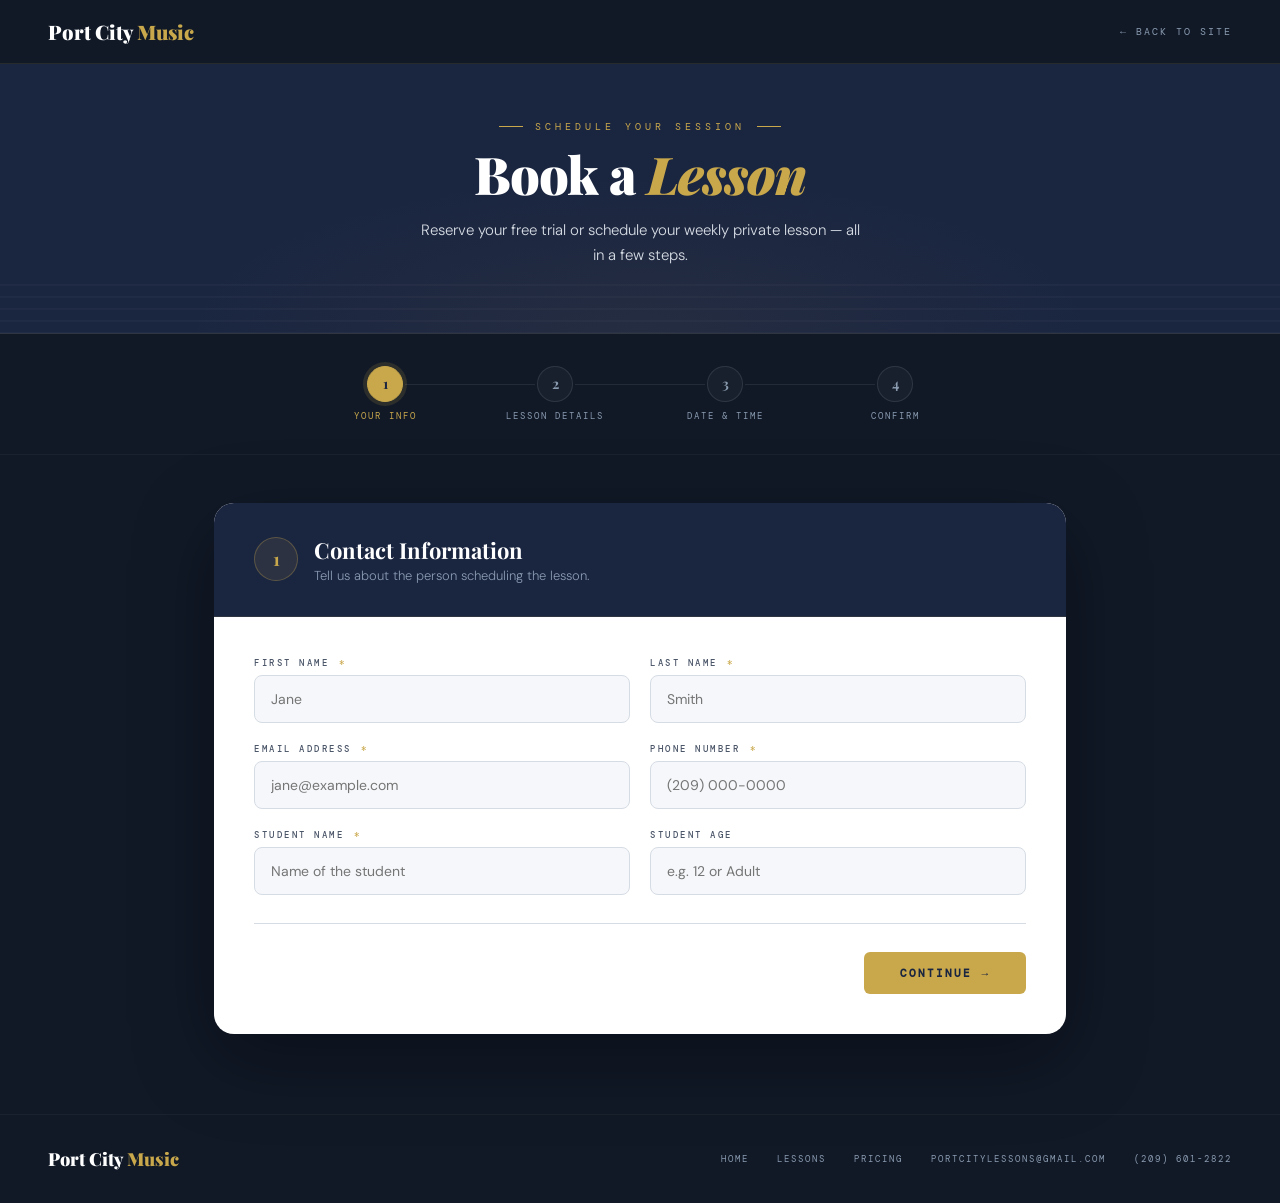
<file: udang-music-booking.html>
<!DOCTYPE html>
<html lang="en">
<head>
<meta charset="UTF-8">
<meta name="viewport" content="width=device-width, initial-scale=1.0">
<title>Port City Music — Book a Lesson</title>
<link href="https://fonts.googleapis.com/css2?family=Playfair+Display:ital,wght@0,400;0,700;0,900;1,400;1,700&family=DM+Sans:wght@300;400;500;600&family=DM+Mono:wght@400;500&display=swap" rel="stylesheet">
<style>
:root {
  --navy:#1A2540; --navy-mid:#243058; --navy-dk:#111927; --charcoal:#2E3440;
  --gray:#4A5568; --silver:#8A9BB0; --smoke:#D6DCE4; --white:#F5F7FA;
  --pure:#FFFFFF; --gold:#C9A84C; --gold-lt:#E8C97A; --success:#3D8B6E; --error:#C94C4C;
}
*{margin:0;padding:0;box-sizing:border-box;}
html{scroll-behavior:smooth;}
body{background:var(--navy-dk);color:var(--charcoal);font-family:'DM Sans',sans-serif;min-height:100vh;}

nav{position:fixed;top:0;left:0;right:0;z-index:100;padding:18px 48px;display:flex;align-items:center;justify-content:space-between;background:rgba(17,25,39,0.96);backdrop-filter:blur(14px);border-bottom:1px solid rgba(201,168,76,0.12);}
.nav-logo{font-family:'Playfair Display',serif;font-size:20px;font-weight:900;color:var(--pure);text-decoration:none;}
.nav-logo span{color:var(--gold);}
.nav-back{font-family:'DM Mono',monospace;font-size:10px;letter-spacing:2px;text-transform:uppercase;color:var(--silver);text-decoration:none;transition:color 0.2s;}
.nav-back:hover{color:var(--gold);}

.page-header{background:var(--navy);padding:120px 48px 64px;text-align:center;position:relative;overflow:hidden;border-bottom:1px solid rgba(201,168,76,0.12);}
.page-header::before{content:'';position:absolute;inset:0;background:radial-gradient(ellipse 60% 80% at 50% 100%,rgba(201,168,76,0.06) 0%,transparent 60%);}
.staff-header{position:absolute;bottom:0;left:0;right:0;height:60px;opacity:0.05;}
.eyebrow{font-family:'DM Mono',monospace;font-size:10px;letter-spacing:4px;text-transform:uppercase;color:var(--gold);margin-bottom:14px;position:relative;z-index:2;display:flex;align-items:center;justify-content:center;gap:12px;}
.eyebrow::before,.eyebrow::after{content:'';display:inline-block;width:24px;height:1px;background:var(--gold);}
.page-header h1{font-family:'Playfair Display',serif;font-size:52px;font-weight:900;color:var(--pure);line-height:1.05;position:relative;z-index:2;letter-spacing:-1px;}
.page-header h1 em{color:var(--gold);font-style:italic;}
.page-header p{font-size:15px;color:var(--smoke);font-weight:300;margin-top:16px;position:relative;z-index:2;max-width:440px;margin-left:auto;margin-right:auto;line-height:1.7;}

.stepper-wrap{background:var(--navy-dk);padding:32px 48px;display:flex;justify-content:center;border-bottom:1px solid rgba(255,255,255,0.04);}
.stepper{display:flex;align-items:center;max-width:680px;width:100%;}
.step-item{display:flex;flex-direction:column;align-items:center;gap:8px;flex:1;position:relative;}
.step-item:not(:last-child)::after{content:'';position:absolute;top:18px;left:calc(50% + 20px);right:calc(-50% + 20px);height:1px;background:rgba(255,255,255,0.08);z-index:0;}
.step-item.completed:not(:last-child)::after{background:var(--gold);opacity:0.4;}
.step-circle{width:36px;height:36px;border-radius:50%;display:flex;align-items:center;justify-content:center;font-family:'Playfair Display',serif;font-size:14px;font-weight:700;border:1.5px solid rgba(255,255,255,0.1);background:rgba(255,255,255,0.03);color:var(--silver);z-index:1;position:relative;transition:all 0.3s;}
.step-item.active .step-circle{background:var(--gold);border-color:var(--gold);color:var(--navy);box-shadow:0 0 0 4px rgba(201,168,76,0.15);}
.step-item.completed .step-circle{background:rgba(201,168,76,0.12);border-color:var(--gold);color:var(--gold);}
.step-item.completed .step-circle::after{content:'✓';font-family:'DM Sans',sans-serif;font-size:14px;font-weight:600;}
.step-item.completed .step-num{display:none;}
.step-label{font-family:'DM Mono',monospace;font-size:9px;letter-spacing:2px;text-transform:uppercase;color:var(--silver);text-align:center;transition:color 0.3s;}
.step-item.active .step-label{color:var(--gold);}
.step-item.completed .step-label{color:rgba(201,168,76,0.5);}

.form-outer{max-width:900px;margin:0 auto;padding:48px 24px 80px;}
.form-panel{display:none;}
.form-panel.active{display:block;animation:fadeUp 0.3s ease forwards;}
@keyframes fadeUp{from{opacity:0;transform:translateY(12px);}to{opacity:1;transform:translateY(0);}}

.panel-card{background:var(--pure);border-radius:20px;box-shadow:0 24px 80px rgba(0,0,0,0.35);}
.panel-header{background:var(--navy);padding:32px 40px;display:flex;align-items:center;gap:16px;border-bottom:1px solid rgba(201,168,76,0.12);border-radius:20px 20px 0 0;}
.panel-num{width:44px;height:44px;flex-shrink:0;background:rgba(201,168,76,0.1);border:1px solid rgba(201,168,76,0.3);border-radius:50%;display:flex;align-items:center;justify-content:center;font-family:'Playfair Display',serif;font-size:18px;font-weight:700;color:var(--gold);}
.panel-header h2{font-family:'Playfair Display',serif;font-size:22px;font-weight:700;color:var(--pure);}
.panel-header p{font-size:13px;color:var(--silver);margin-top:2px;font-weight:300;}
.panel-body{padding:40px;}

.field-row{display:grid;gap:20px;margin-bottom:20px;}
.field-row.cols-2{grid-template-columns:1fr 1fr;}
.field-row.cols-1{grid-template-columns:1fr;}
.field{display:flex;flex-direction:column;gap:6px;}
.field label{font-family:'DM Mono',monospace;font-size:9px;letter-spacing:2.5px;text-transform:uppercase;color:var(--gray);font-weight:500;}
.req{color:var(--gold);margin-left:2px;}
.field input,.field select,.field textarea{padding:0 16px;border:1.5px solid var(--smoke);border-radius:8px;font-family:'DM Sans',sans-serif;font-size:14px;color:var(--charcoal);background:var(--white);transition:all 0.2s;outline:none;appearance:none;-webkit-appearance:none;}
.field input,.field select{height:48px;}
.field textarea{padding:12px 16px;resize:vertical;line-height:1.6;}
.field select{background-image:url("data:image/svg+xml,%3Csvg xmlns='http://www.w3.org/2000/svg' width='12' height='8' viewBox='0 0 12 8'%3E%3Cpath d='M1 1l5 5 5-5' stroke='%238A9BB0' stroke-width='1.5' fill='none' stroke-linecap='round'/%3E%3C/svg%3E");background-repeat:no-repeat;background-position:right 14px center;padding-right:36px;cursor:pointer;}
.field input:focus,.field select:focus,.field textarea:focus{border-color:var(--gold);background:var(--pure);box-shadow:0 0 0 3px rgba(201,168,76,0.1);}
.err-msg{font-size:11px;color:var(--error);display:none;font-weight:500;}
.field.has-error .err-msg{display:block;}
.field.has-error input,.field.has-error select{border-color:var(--error);}
.err-block{font-size:11px;color:var(--error);font-weight:500;display:none;margin-top:6px;}
.err-block.show{display:block;}

.radio-group{display:grid;grid-template-columns:1fr 1fr;gap:12px;margin-bottom:8px;}
.radio-option{position:relative;cursor:pointer;}
.radio-option input[type="radio"]{position:absolute;opacity:0;width:0;height:0;}
.radio-label{display:flex;flex-direction:column;gap:4px;padding:16px 18px;border-radius:10px;border:1.5px solid var(--smoke);background:var(--white);cursor:pointer;transition:all 0.2s;}
.radio-label:hover{border-color:var(--silver);}
.radio-option input[type="radio"]:checked ~ .radio-label{border-color:var(--gold);background:rgba(201,168,76,0.05);box-shadow:0 0 0 3px rgba(201,168,76,0.1);}
.radio-title{font-size:14px;font-weight:600;color:var(--navy);display:flex;align-items:center;gap:8px;}
.dot{width:10px;height:10px;border-radius:50%;border:2px solid var(--smoke);flex-shrink:0;transition:all 0.2s;}
.radio-option input[type="radio"]:checked ~ .radio-label .dot{background:var(--gold);border-color:var(--gold);}
.radio-sub{font-size:12px;color:var(--silver);font-weight:300;}
.radio-price{font-family:'Playfair Display',serif;font-size:18px;font-weight:700;color:var(--navy);margin-top:4px;}

.calendar-section{display:grid;grid-template-columns:1fr 1fr;gap:32px;align-items:start;}
.calendar-wrap{background:var(--white);border:1.5px solid var(--smoke);border-radius:14px;overflow:hidden;}
.cal-header{background:var(--navy);padding:18px 20px;display:flex;align-items:center;justify-content:space-between;}
.cal-nav{width:32px;height:32px;background:rgba(255,255,255,0.07);border:1px solid rgba(255,255,255,0.1);border-radius:6px;display:flex;align-items:center;justify-content:center;cursor:pointer;color:var(--silver);font-size:16px;transition:all 0.2s;user-select:none;}
.cal-nav:hover{background:rgba(201,168,76,0.15);border-color:var(--gold);color:var(--gold);}
.cal-month{font-family:'Playfair Display',serif;font-size:18px;font-weight:700;color:var(--pure);text-align:center;min-width:160px;}
.cal-grid{padding:16px;}
.cal-dow{display:grid;grid-template-columns:repeat(7,1fr);margin-bottom:8px;}
.cal-dow span{font-family:'DM Mono',monospace;font-size:9px;letter-spacing:1px;text-align:center;text-transform:uppercase;color:var(--silver);padding:4px 0;}
.cal-days{display:grid;grid-template-columns:repeat(7,1fr);gap:2px;}
.cal-day{aspect-ratio:1;display:flex;align-items:center;justify-content:center;font-size:13px;font-weight:500;color:var(--charcoal);border-radius:8px;cursor:pointer;transition:all 0.18s;user-select:none;position:relative;}
.cal-day:hover:not(.disabled):not(.empty){background:rgba(201,168,76,0.12);color:var(--navy);}
.cal-day.today{color:var(--gold);font-weight:600;}
.cal-day.today::after{content:'';position:absolute;bottom:3px;left:50%;transform:translateX(-50%);width:4px;height:4px;border-radius:50%;background:var(--gold);}
.cal-day.selected{background:var(--gold)!important;color:var(--navy)!important;font-weight:700;box-shadow:0 2px 12px rgba(201,168,76,0.35);}
.cal-day.disabled{color:var(--smoke);cursor:not-allowed;}
.cal-day.empty{cursor:default;}
.cal-day.has-slots:not(.disabled)::before{content:'';position:absolute;top:3px;right:3px;width:5px;height:5px;border-radius:50%;background:rgba(61,139,110,0.7);}

.timeslots-wrap{display:flex;flex-direction:column;gap:16px;}
.timeslots-date{font-family:'Playfair Display',serif;font-size:18px;font-weight:700;color:var(--navy);}
.timeslots-date span{display:block;font-family:'DM Mono',monospace;font-size:9px;letter-spacing:2px;text-transform:uppercase;color:var(--silver);font-weight:400;margin-bottom:4px;}
.duration-toggle{display:flex;background:var(--white);border:1.5px solid var(--smoke);border-radius:8px;overflow:hidden;}
.dur-btn{padding:8px 14px;font-family:'DM Mono',monospace;font-size:10px;letter-spacing:1px;text-transform:uppercase;color:var(--silver);cursor:pointer;transition:all 0.2s;border:none;background:transparent;font-weight:500;}
.dur-btn.active{background:var(--navy);color:var(--gold);}
.slots-grid{display:grid;grid-template-columns:repeat(3,1fr);gap:8px;max-height:320px;overflow-y:auto;}
.time-slot{padding:10px 8px;border-radius:8px;text-align:center;border:1.5px solid var(--smoke);cursor:pointer;transition:all 0.18s;background:var(--white);}
.time-slot:hover:not(.booked){border-color:var(--gold);background:rgba(201,168,76,0.06);}
.time-slot.selected{background:var(--navy);border-color:var(--navy);}
.time-slot.booked{opacity:0.4;cursor:not-allowed;}
.slot-time{font-family:'DM Mono',monospace;font-size:11px;font-weight:500;color:var(--charcoal);}
.time-slot.selected .slot-time{color:var(--gold);}
.slot-avail{font-size:9px;color:var(--silver);margin-top:2px;}
.time-slot.selected .slot-avail{color:var(--smoke);}
.no-date-msg{text-align:center;padding:48px 24px;color:var(--silver);font-size:13px;font-style:italic;background:var(--white);border:1.5px dashed var(--smoke);border-radius:12px;line-height:1.6;}
.no-date-msg .icon{font-size:28px;display:block;margin-bottom:10px;opacity:0.5;}

.summary-grid{display:grid;grid-template-columns:1fr 1fr;gap:12px;margin-bottom:32px;}
.summary-item{background:var(--white);border:1px solid var(--smoke);border-radius:10px;padding:16px 18px;}
.summary-item.full{grid-column:span 2;}
.summary-key{font-family:'DM Mono',monospace;font-size:9px;letter-spacing:2px;text-transform:uppercase;color:var(--silver);margin-bottom:5px;}
.summary-val{font-size:14px;font-weight:600;color:var(--navy);}
.terms-box{background:rgba(201,168,76,0.04);border:1.5px solid rgba(201,168,76,0.2);border-radius:10px;padding:20px;margin-bottom:16px;}
.terms-check{display:flex;align-items:flex-start;gap:12px;cursor:pointer;}
.terms-check input{margin-top:2px;accent-color:var(--gold);width:16px;height:16px;cursor:pointer;}
.terms-text{font-size:13px;color:var(--gray);line-height:1.6;}
.terms-text a{color:var(--gold);text-decoration:none;}

.btn-row{display:flex;gap:14px;justify-content:flex-end;align-items:center;padding-top:28px;border-top:1px solid var(--smoke);margin-top:28px;}
.btn-back{font-family:'DM Mono',monospace;font-size:11px;letter-spacing:2px;text-transform:uppercase;color:var(--silver);background:transparent;border:1.5px solid var(--smoke);border-radius:6px;padding:14px 28px;cursor:pointer;transition:all 0.2s;font-weight:500;}
.btn-back:hover{border-color:var(--charcoal);color:var(--charcoal);}
.btn-next{font-family:'DM Mono',monospace;font-size:11px;letter-spacing:2px;text-transform:uppercase;color:var(--navy);background:var(--gold);border:none;border-radius:6px;padding:14px 36px;cursor:pointer;font-weight:600;transition:all 0.2s;}
.btn-next:hover{background:var(--gold-lt);transform:translateY(-1px);box-shadow:0 6px 20px rgba(201,168,76,0.3);}
.btn-next:disabled{background:var(--smoke);color:var(--silver);cursor:not-allowed;transform:none;box-shadow:none;}

.success-wrap{text-align:center;padding:64px 40px;}
.success-icon{width:80px;height:80px;margin:0 auto 28px;background:rgba(61,139,110,0.1);border:2px solid rgba(61,139,110,0.3);border-radius:50%;display:flex;align-items:center;justify-content:center;font-size:32px;}
.success-wrap h2{font-family:'Playfair Display',serif;font-size:36px;font-weight:900;color:var(--navy);margin-bottom:12px;}
.success-wrap h2 em{color:var(--gold);font-style:italic;}
.success-wrap>p{font-size:15px;color:var(--gray);line-height:1.7;margin-bottom:36px;max-width:400px;margin-left:auto;margin-right:auto;}
.success-details{background:var(--white);border:1px solid var(--smoke);border-radius:14px;padding:28px;max-width:440px;margin:0 auto 36px;text-align:left;}
.success-row{display:flex;justify-content:space-between;align-items:center;padding:10px 0;border-bottom:1px solid var(--smoke);font-size:13px;}
.success-row:last-child{border-bottom:none;}
.sk{color:var(--silver);font-weight:500;}
.sv{font-family:'DM Mono',monospace;font-size:12px;color:var(--navy);font-weight:500;}
.btn-new{font-family:'DM Mono',monospace;font-size:11px;letter-spacing:2px;text-transform:uppercase;color:var(--navy);background:var(--gold);border:none;border-radius:6px;padding:14px 32px;cursor:pointer;font-weight:600;transition:all 0.2s;}
.btn-new:hover{background:var(--gold-lt);}

.page-footer{background:var(--navy-dk);padding:32px 48px;display:flex;align-items:center;justify-content:space-between;border-top:1px solid rgba(255,255,255,0.04);}
.footer-logo{font-family:'Playfair Display',serif;font-size:18px;font-weight:900;color:var(--pure);}
.footer-logo span{color:var(--gold);}
.footer-links{display:flex;gap:28px;}
.footer-links a{font-family:'DM Mono',monospace;font-size:9px;letter-spacing:2px;text-transform:uppercase;color:var(--silver);text-decoration:none;transition:color 0.2s;}
.footer-links a:hover{color:var(--gold);}
.hidden{display:none!important;}
</style>
</head>
<body>

<nav>
  <a class="nav-logo" href="#">Port City <span>Music</span></a>
  <a class="nav-back" href="#">← Back to Site</a>
</nav>

<div class="page-header">
  <svg class="staff-header" viewBox="0 0 1440 60" preserveAspectRatio="none">
    <line x1="0" y1="12" x2="1440" y2="12" stroke="white" stroke-width="1"/>
    <line x1="0" y1="24" x2="1440" y2="24" stroke="white" stroke-width="1"/>
    <line x1="0" y1="36" x2="1440" y2="36" stroke="white" stroke-width="1"/>
    <line x1="0" y1="48" x2="1440" y2="48" stroke="white" stroke-width="1"/>
    <line x1="0" y1="60" x2="1440" y2="60" stroke="white" stroke-width="1"/>
  </svg>
  <div class="eyebrow">Schedule Your Session</div>
  <h1>Book a <em>Lesson</em></h1>
  <p>Reserve your free trial or schedule your weekly private lesson — all in a few steps.</p>
</div>

<div class="stepper-wrap" id="stepper-wrap">
  <div class="stepper">
    <div class="step-item active" id="step-ind-1"><div class="step-circle"><span class="step-num">1</span></div><div class="step-label">Your Info</div></div>
    <div class="step-item" id="step-ind-2"><div class="step-circle"><span class="step-num">2</span></div><div class="step-label">Lesson Details</div></div>
    <div class="step-item" id="step-ind-3"><div class="step-circle"><span class="step-num">3</span></div><div class="step-label">Date &amp; Time</div></div>
    <div class="step-item" id="step-ind-4"><div class="step-circle"><span class="step-num">4</span></div><div class="step-label">Confirm</div></div>
  </div>
</div>

<div class="form-outer">

  <!-- STEP 1 -->
  <div class="form-panel active" id="panel-1">
    <div class="panel-card">
      <div class="panel-header">
        <div class="panel-num">1</div>
        <div><h2>Contact Information</h2><p>Tell us about the person scheduling the lesson.</p></div>
      </div>
      <div class="panel-body">
        <div class="field-row cols-2">
          <div class="field" id="f-fname">
            <label>First Name <span class="req">*</span></label>
            <input type="text" id="fname" placeholder="Jane" autocomplete="given-name">
            <span class="err-msg">First name is required.</span>
          </div>
          <div class="field" id="f-lname">
            <label>Last Name <span class="req">*</span></label>
            <input type="text" id="lname" placeholder="Smith" autocomplete="family-name">
            <span class="err-msg">Last name is required.</span>
          </div>
        </div>
        <div class="field-row cols-2">
          <div class="field" id="f-email">
            <label>Email Address <span class="req">*</span></label>
            <input type="email" id="email" placeholder="jane@example.com" autocomplete="email">
            <span class="err-msg">A valid email address is required.</span>
          </div>
          <div class="field" id="f-phone">
            <label>Phone Number <span class="req">*</span></label>
            <input type="tel" id="phone" placeholder="(209) 000-0000" autocomplete="tel">
            <span class="err-msg">Phone number is required.</span>
          </div>
        </div>
        <div class="field-row cols-2">
          <div class="field" id="f-student">
            <label>Student Name <span class="req">*</span></label>
            <input type="text" id="student" placeholder="Name of the student">
            <span class="err-msg">Student name is required.</span>
          </div>
          <div class="field">
            <label>Student Age</label>
            <input type="text" id="sage" placeholder="e.g. 12 or Adult">
          </div>
        </div>
        <div class="btn-row">
          <button class="btn-next" id="btn-next-1">Continue &#8594;</button>
        </div>
      </div>
    </div>
  </div>

  <!-- STEP 2 -->
  <div class="form-panel" id="panel-2">
    <div class="panel-card">
      <div class="panel-header">
        <div class="panel-num">2</div>
        <div><h2>Lesson Details</h2><p>Choose your instrument and lesson type.</p></div>
      </div>
      <div class="panel-body">
        <div class="field-row cols-1">
          <div class="field" id="f-instrument">
            <label>Instrument / Discipline <span class="req">*</span></label>
            <select id="instrument">
              <option value="">&#8212; Select an instrument &#8212;</option>
              <option value="Piano">&#127929; Piano</option>
              <option value="Winds">&#127908; Winds</option>
              <option value="Concert/Orchestral Drums & Percussion">&#129345; Concert/Orchestral Drums &amp; Percussion</option>
              <option value="Music Theory">&#127932; Music Theory</option>
            </select>
            <span class="err-msg">Please select an instrument.</span>
          </div>
        </div>

        <div style="margin-bottom:10px;">
          <span style="font-family:'DM Mono',monospace;font-size:9px;letter-spacing:2.5px;text-transform:uppercase;color:var(--gray);font-weight:500;">Type of Lesson <span class="req">*</span></span>
        </div>
        <div class="radio-group">
          <label class="radio-option">
            <input type="radio" name="lessontype" value="Free Trial">
            <div class="radio-label"><div class="radio-title"><span class="dot"></span> Free Trial Lesson</div><div class="radio-sub">30 min &middot; No commitment required</div><div class="radio-price">Free</div></div>
          </label>
          <label class="radio-option">
            <input type="radio" name="lessontype" value="Beginner Plan — $180/mo">
            <div class="radio-label"><div class="radio-title"><span class="dot"></span> Beginner Plan</div><div class="radio-sub">Four 30-min lessons per month</div><div class="radio-price">$180<span style="font-size:13px;font-weight:400;">/mo</span></div></div>
          </label>
          <label class="radio-option">
            <input type="radio" name="lessontype" value="Advanced Plan — $240/mo">
            <div class="radio-label"><div class="radio-title"><span class="dot"></span> Advanced Plan</div><div class="radio-sub">Four 60-min lessons per month</div><div class="radio-price">$240<span style="font-size:13px;font-weight:400;">/mo</span></div></div>
          </label>
          <label class="radio-option">
            <input type="radio" name="lessontype" value="Single Lesson — $70">
            <div class="radio-label"><div class="radio-title"><span class="dot"></span> Single Lesson</div><div class="radio-sub">One 60-min lesson &middot; Flexible</div><div class="radio-price">$70<span style="font-size:13px;font-weight:400;">/lesson</span></div></div>
          </label>
        </div>
        <div class="err-block" id="err-lessontype">Please select a lesson type.</div>

        <div class="field-row cols-2" style="margin-top:20px;">
          <div class="field" id="f-format">
            <label>Lesson Format <span class="req">*</span></label>
            <select id="format">
              <option value="">&#8212; Select format &#8212;</option>
              <option value="In-Person (Stockton)">In-Person &#8212; Stockton</option>
              <option value="Online — Zoom">Online &#8212; Zoom</option>
              <option value="Online — Google Meet">Online &#8212; Google Meet</option>
              <option value="Online — FaceTime">Online &#8212; FaceTime</option>
            </select>
            <span class="err-msg">Please select a lesson format.</span>
          </div>
          <div class="field">
            <label>Lesson Frequency</label>
            <select id="frequency">
              <option value="">&#8212; Select frequency &#8212;</option>
              <option value="Weekly">Weekly</option>
              <option value="Bi-Monthly">Bi-Monthly (twice a month)</option>
            </select>
          </div>
        </div>
        <div class="field-row cols-1">
          <div class="field">
            <label>Experience Level</label>
            <select id="level">
              <option value="">&#8212; Select a level &#8212;</option>
              <option value="Complete Beginner">Complete Beginner (never played)</option>
              <option value="Beginner">Beginner (less than 1 year)</option>
              <option value="Intermediate">Intermediate (1&#8211;3 years)</option>
              <option value="Advanced">Advanced (3+ years)</option>
              <option value="Returning">Returning player (took a break)</option>
            </select>
          </div>
        </div>
        <div class="field-row cols-1">
          <div class="field">
            <label>Additional Notes</label>
            <textarea id="notes" rows="3" placeholder="Goals, specific songs, scheduling preferences, or questions about instruments&#8230;"></textarea>
          </div>
        </div>
        <div class="btn-row">
          <button class="btn-back" id="btn-back-2">&#8592; Back</button>
          <button class="btn-next" id="btn-next-2">Continue &#8594;</button>
        </div>
      </div>
    </div>
  </div>

  <!-- STEP 3 -->
  <div class="form-panel" id="panel-3">
    <div class="panel-card">
      <div class="panel-header">
        <div class="panel-num">3</div>
        <div><h2>Choose a Date &amp; Time</h2><p>Select an available slot that works for your schedule.</p></div>
      </div>
      <div class="panel-body">
        <div class="calendar-section">
          <div>
            <div class="calendar-wrap">
              <div class="cal-header">
                <div class="cal-nav" id="cal-prev">&#8249;</div>
                <div class="cal-month" id="cal-month-label"></div>
                <div class="cal-nav" id="cal-next">&#8250;</div>
              </div>
              <div class="cal-grid">
                <div class="cal-dow"><span>Su</span><span>Mo</span><span>Tu</span><span>We</span><span>Th</span><span>Fr</span><span>Sa</span></div>
                <div class="cal-days" id="cal-days"></div>
              </div>
            </div>
            <div style="margin-top:14px;display:flex;gap:16px;padding:0 4px;flex-wrap:wrap;">
              <div style="display:flex;align-items:center;gap:6px;font-size:11px;color:var(--silver);"><span style="width:8px;height:8px;border-radius:50%;background:rgba(61,139,110,0.7);display:inline-block;"></span>Available</div>
              <div style="display:flex;align-items:center;gap:6px;font-size:11px;color:var(--silver);"><span style="width:8px;height:8px;border-radius:50%;background:var(--gold);display:inline-block;"></span>Selected</div>
              <div style="display:flex;align-items:center;gap:6px;font-size:11px;color:var(--silver);"><span style="width:8px;height:8px;border-radius:50%;background:var(--smoke);display:inline-block;"></span>Unavailable</div>
            </div>
          </div>
          <div class="timeslots-wrap">
            <div id="no-date-msg" class="no-date-msg"><span class="icon">&#128197;</span>Select a date on the calendar<br>to view available time slots.</div>
            <div id="slots-panel" class="hidden">
              <div style="display:flex;align-items:center;justify-content:space-between;margin-bottom:16px;flex-wrap:wrap;gap:10px;">
                <div class="timeslots-date"><span>Selected Date</span><span id="selected-date-label">&#8212;</span></div>
                <div class="duration-toggle">
                  <button class="dur-btn active" id="dur-30">30 min</button>
                  <button class="dur-btn" id="dur-60">60 min</button>
                </div>
              </div>
              <div class="slots-grid" id="slots-grid"></div>
            </div>
            <div class="err-block" id="err-datetime">Please select a date and time.</div>
          </div>
        </div>
        <div class="btn-row">
          <button class="btn-back" id="btn-back-3">&#8592; Back</button>
          <button class="btn-next" id="btn-next-3">Continue &#8594;</button>
        </div>
      </div>
    </div>
  </div>

  <!-- STEP 4 -->
  <div class="form-panel" id="panel-4">
    <div class="panel-card">
      <div class="panel-header">
        <div class="panel-num">4</div>
        <div><h2>Review &amp; Confirm</h2><p>Double-check your details before submitting.</p></div>
      </div>
      <div class="panel-body" id="summary-body"></div>
    </div>
  </div>

  <!-- SUCCESS -->
  <div class="panel-card" id="success-card" style="display:none;">
    <div class="success-wrap">
      <div class="success-icon">&#10003;</div>
      <h2>You're <em>Booked!</em></h2>
      <p>Your lesson request has been received. We'll reach out within 24 hours to confirm your spot and send any details.</p>
      <div class="success-details" id="success-details"></div>
      <button class="btn-new" id="btn-new">Book Another Lesson</button>
    </div>
  </div>

</div>

<div class="page-footer">
  <div class="footer-logo">Port City <span>Music</span></div>
  <div class="footer-links">
    <a href="#">Home</a>
    <a href="#">Lessons</a>
    <a href="#">Pricing</a>
    <a href="mailto:portcitylessons@gmail.com">portcitylessons@gmail.com</a>
    <a href="tel:+12096012822">(209) 601-2822</a>
  </div>
</div>

<script>
// ── FORMSPREE CONFIG ─────────────────────────────
// Replace YOUR_FORM_ID with your ID from formspree.io
var FORMSPREE_ID = 'xwvwkpgn';

// ── STATE ────────────────────────────────────────
var selectedDate     = null;
var selectedTime     = null;
var selectedDuration = 30;
var calYear          = 0;
var calMonth         = 0;

var today = new Date();
today.setHours(0, 0, 0, 0);

var MONTHS = ['January','February','March','April','May','June',
              'July','August','September','October','November','December'];

// Demo booked slots
var BOOKED_SLOTS = {};
(function() {
  for (var i = 1; i <= 5; i++) {
    var d   = new Date(today.getFullYear(), today.getMonth(), today.getDate() + i + 2);
    var key = d.getFullYear() + '-' + d.getMonth() + '-' + d.getDate();
    BOOKED_SLOTS[key] = ['9:00 AM', '10:00 AM', '2:00 PM'];
  }
})();

// ── HELPERS ──────────────────────────────────────
function el(id) { return document.getElementById(id); }

function goToStep(n) {
  for (var i = 1; i <= 4; i++) {
    el('panel-' + i).classList.remove('active');
    var ind = el('step-ind-' + i);
    ind.classList.remove('active', 'completed');
    if (i < n)  ind.classList.add('completed');
    if (i === n) { el('panel-' + i).classList.add('active'); ind.classList.add('active'); }
  }
  window.scrollTo({ top: 0, behavior: 'smooth' });
}

// ── VALIDATION ───────────────────────────────────
function validateStep1() {
  var ok = true;
  ['fname', 'lname', 'phone', 'student'].forEach(function(id) {
    var wrap = el('f-' + id);
    if (!el(id).value.trim()) { wrap.classList.add('has-error'); ok = false; }
    else wrap.classList.remove('has-error');
  });
  var emailVal  = el('email').value.trim();
  var emailWrap = el('f-email');
  if (!emailVal || !/\S+@\S+\.\S+/.test(emailVal)) { emailWrap.classList.add('has-error'); ok = false; }
  else emailWrap.classList.remove('has-error');
  return ok;
}

function validateStep2() {
  var ok = true;
  if (!el('instrument').value) { el('f-instrument').classList.add('has-error'); ok = false; }
  else el('f-instrument').classList.remove('has-error');
  var lt = document.querySelector('input[name="lessontype"]:checked');
  if (!lt) { el('err-lessontype').classList.add('show'); ok = false; }
  else el('err-lessontype').classList.remove('show');
  if (!el('format').value) { el('f-format').classList.add('has-error'); ok = false; }
  else el('f-format').classList.remove('has-error');
  return ok;
}

function validateStep3() {
  if (!selectedDate || !selectedTime) { el('err-datetime').classList.add('show'); return false; }
  el('err-datetime').classList.remove('show');
  return true;
}

// ── STEP BUTTONS ─────────────────────────────────
el('btn-next-1').addEventListener('click', function() { if (validateStep1()) goToStep(2); });
el('btn-back-2').addEventListener('click', function() { goToStep(1); });
el('btn-next-2').addEventListener('click', function() { if (validateStep2()) goToStep(3); });
el('btn-back-3').addEventListener('click', function() { goToStep(2); });
el('btn-next-3').addEventListener('click', function() { if (validateStep3()) { buildSummary(); goToStep(4); } });
el('btn-new').addEventListener('click',    function() { resetForm(); });

// ── CALENDAR ─────────────────────────────────────
function initCalendar() {
  calYear  = today.getFullYear();
  calMonth = today.getMonth();
  renderCalendar();
}

function renderCalendar() {
  el('cal-month-label').textContent = MONTHS[calMonth] + ' ' + calYear;
  var firstDay    = new Date(calYear, calMonth, 1).getDay();
  var daysInMonth = new Date(calYear, calMonth + 1, 0).getDate();
  var grid = el('cal-days');
  grid.innerHTML = '';
  for (var e = 0; e < firstDay; e++) {
    var emp = document.createElement('div');
    emp.className = 'cal-day empty';
    grid.appendChild(emp);
  }
  for (var d = 1; d <= daysInMonth; d++) {
    var dt = new Date(calYear, calMonth, d);
    dt.setHours(0, 0, 0, 0);
    var div = document.createElement('div');
    div.className   = 'cal-day';
    div.textContent = d;
    if (dt.getTime() === today.getTime()) div.classList.add('today');
    if (dt < today || dt.getDay() === 0) {
      div.classList.add('disabled');
    } else {
      div.classList.add('has-slots');
      (function(y, m, day) {
        div.addEventListener('click', function() { selectDate(y, m, day); });
      })(calYear, calMonth, d);
    }
    if (selectedDate && selectedDate.y === calYear && selectedDate.m === calMonth && selectedDate.d === d)
      div.classList.add('selected');
    grid.appendChild(div);
  }
}

el('cal-prev').addEventListener('click', function() {
  calMonth--; if (calMonth < 0) { calMonth = 11; calYear--; } renderCalendar();
});
el('cal-next').addEventListener('click', function() {
  calMonth++; if (calMonth > 11) { calMonth = 0; calYear++; } renderCalendar();
});

function selectDate(y, m, d) {
  selectedDate = { y: y, m: m, d: d };
  selectedTime = null;
  renderCalendar();
  var dt = new Date(y, m, d);
  el('selected-date-label').textContent = dt.toLocaleDateString('en-US', { weekday:'long', month:'long', day:'numeric', year:'numeric' });
  el('no-date-msg').style.display = 'none';
  el('slots-panel').classList.remove('hidden');
  renderSlots();
}

// ── TIME SLOTS ───────────────────────────────────
function setDuration(dur) {
  selectedDuration = dur;
  selectedTime     = null;
  el('dur-30').classList.toggle('active', dur === 30);
  el('dur-60').classList.toggle('active', dur === 60);
  renderSlots();
}

el('dur-30').addEventListener('click', function() { setDuration(30); });
el('dur-60').addEventListener('click', function() { setDuration(60); });

function generateSlots(dur) {
  var slots = [], hour = 9, min = 0;
  while (hour < 19) {
    var h12  = hour > 12 ? hour - 12 : (hour === 0 ? 12 : hour);
    var ampm = hour < 12 ? 'AM' : 'PM';
    var mm   = min === 0 ? '00' : '30';
    slots.push(h12 + ':' + mm + ' ' + ampm);
    min += dur;
    if (min >= 60) { hour += Math.floor(min / 60); min = min % 60; }
  }
  return slots;
}

function renderSlots() {
  if (!selectedDate) return;
  var key    = selectedDate.y + '-' + selectedDate.m + '-' + selectedDate.d;
  var booked = BOOKED_SLOTS[key] || [];
  var slots  = generateSlots(selectedDuration);
  var grid   = el('slots-grid');
  grid.innerHTML = '';
  slots.forEach(function(time) {
    var div      = document.createElement('div');
    div.className = 'time-slot';
    var isBooked  = booked.indexOf(time) !== -1;
    if (isBooked)            div.classList.add('booked');
    if (selectedTime === time) div.classList.add('selected');
    div.innerHTML = '<div class="slot-time">' + time + '</div><div class="slot-avail">' + (isBooked ? 'Taken' : 'Available') + '</div>';
    if (!isBooked) {
      (function(t) { div.addEventListener('click', function() { selectedTime = t; renderSlots(); }); })(time);
    }
    grid.appendChild(div);
  });
}

// Auto-sync duration with lesson type
document.querySelectorAll('input[name="lessontype"]').forEach(function(r) {
  r.addEventListener('change', function() {
    if (r.value === 'Free Trial' || r.value.indexOf('Beginner') !== -1) setDuration(30);
    else setDuration(60);
  });
});

// ── SUMMARY ──────────────────────────────────────
function sItem(k, v) { return '<div class="summary-item"><div class="summary-key">' + k + '</div><div class="summary-val">' + v + '</div></div>'; }

function buildSummary() {
  var fname  = el('fname').value.trim();
  var lname  = el('lname').value.trim();
  var email  = el('email').value.trim();
  var phone  = el('phone').value.trim();
  var student= el('student').value.trim();
  var sage   = el('sage').value.trim();
  var inst   = el('instrument').value;
  var lt     = (document.querySelector('input[name="lessontype"]:checked') || {}).value || '';
  var fmt    = el('format').value;
  var freq   = el('frequency').value;
  var level  = el('level').value;
  var notes  = el('notes').value.trim();
  var dt     = new Date(selectedDate.y, selectedDate.m, selectedDate.d);
  var dStr   = dt.toLocaleDateString('en-US', { weekday:'long', month:'long', day:'numeric', year:'numeric' });

  el('summary-body').innerHTML =
    '<div class="summary-grid">' +
    sItem('First Name', fname) + sItem('Last Name', lname) +
    sItem('Email', email)      + sItem('Phone', phone) +
    sItem('Student', student + (sage ? ' (Age: ' + sage + ')' : '')) +
    sItem('Instrument', inst)  + sItem('Lesson Type', lt) +
    sItem('Format', fmt)       + sItem('Frequency', freq || 'Not specified') +
    sItem('Level', level || 'Not specified') +
    sItem('Date', dStr)        + sItem('Time', selectedTime + ' (' + selectedDuration + ' min)') +
    (notes ? '<div class="summary-item full"><div class="summary-key">Notes</div><div class="summary-val" style="font-weight:400;font-size:13px;line-height:1.6;">' + notes + '</div></div>' : '') +
    '</div>' +
    '<div class="terms-box"><label class="terms-check"><input type="checkbox" id="terms-cb">' +
    '<span class="terms-text">I understand this reservation is a <strong>request</strong> and that Port City Music will contact me to confirm. Free trial lessons are available once per student. Cancellations must be made at least <strong>72 hours in advance</strong>; cancellations within 72 hours are subject to a $25 fee. <a href="#">View full policies.</a></span></label></div>' +
    '<div class="err-block" id="err-terms">Please agree to the terms to continue.</div>' +
    '<div class="btn-row">' +
    '<button class="btn-back" id="btn-back-4">&#8592; Back</button>' +
    '<button class="btn-next" id="btn-submit">Confirm &amp; Book &#10003;</button>' +
    '</div>';

  el('btn-back-4').addEventListener('click', function() { goToStep(3); });
  el('btn-submit').addEventListener('click', function() { submitForm(); });
}

// ── SUBMIT ───────────────────────────────────────
function submitForm() {
  var cb = el('terms-cb');
  if (!cb || !cb.checked) { el('err-terms').classList.add('show'); return; }
  el('err-terms').classList.remove('show');

  var fname  = el('fname').value.trim();
  var lname  = el('lname').value.trim();
  var email  = el('email').value.trim();
  var phone  = el('phone').value.trim();
  var student= el('student').value.trim();
  var sage   = el('sage').value.trim();
  var inst   = el('instrument').value;
  var lt     = (document.querySelector('input[name="lessontype"]:checked') || {}).value || '';
  var fmt    = el('format').value;
  var freq   = el('frequency').value;
  var level  = el('level').value;
  var notes  = el('notes').value.trim();
  var dt     = new Date(selectedDate.y, selectedDate.m, selectedDate.d);
  var dStr   = dt.toLocaleDateString('en-US', { weekday:'long', month:'long', day:'numeric', year:'numeric' });

  var btn = el('btn-submit');
  btn.disabled    = true;
  btn.textContent = 'Sending\u2026';

  var payload = {
    '_subject':         'New Lesson Request \u2014 ' + (student || fname) + ' (' + inst + ')',
    'Contact Name':     fname + ' ' + lname,
    'Email':            email,
    'Phone':            phone,
    'Student Name':     student + (sage ? ' (Age: ' + sage + ')' : ''),
    'Instrument':       inst,
    'Lesson Type':      lt,
    'Lesson Format':    fmt,
    'Lesson Frequency': freq || 'Not specified',
    'Experience Level': level || 'Not specified',
    'Requested Date':   dStr,
    'Requested Time':   selectedTime + ' (' + selectedDuration + ' min)',
    'Additional Notes': notes || 'None'
  };

  fetch('https://formspree.io/f/' + FORMSPREE_ID, {
    method:  'POST',
    headers: { 'Content-Type': 'application/json', 'Accept': 'application/json' },
    body:    JSON.stringify(payload)
  })
  .then(function(res) {
    return res.json().then(function(data) { return { ok: res.ok, data: data }; });
  })
  .then(function(result) {
    if (result.ok) {
      showSuccess(fname, lname, student, inst, lt, fmt, dStr);
    } else {
      var msg = ((result.data.errors || []).map(function(e) { return e.message; }).join(', ')) || 'Submission failed. Please try again.';
      btn.disabled = false; btn.textContent = 'Confirm & Book \u2713';
      var errDiv = document.createElement('div');
      errDiv.style.cssText = 'font-size:13px;color:var(--error);margin-top:12px;padding:12px 16px;background:rgba(201,76,76,0.06);border:1px solid rgba(201,76,76,0.2);border-radius:8px;';
      errDiv.textContent = '\u26A0 ' + msg;
      btn.parentNode.parentNode.appendChild(errDiv);
    }
  })
  .catch(function() {
    btn.disabled = false; btn.textContent = 'Confirm & Book \u2713';
    var errDiv = document.createElement('div');
    errDiv.style.cssText = 'font-size:13px;color:var(--error);margin-top:12px;padding:12px 16px;background:rgba(201,76,76,0.06);border:1px solid rgba(201,76,76,0.2);border-radius:8px;';
    errDiv.textContent = '\u26A0 Network error. Please check your connection and try again.';
    btn.parentNode.parentNode.appendChild(errDiv);
  });
}

function showSuccess(fname, lname, student, inst, lt, fmt, dStr) {
  document.querySelectorAll('.form-panel').forEach(function(p) { p.classList.remove('active'); });
  el('stepper-wrap').style.display = 'none';
  el('success-card').style.display = 'block';
  el('success-details').innerHTML =
    '<div class="success-row"><span class="sk">Student</span><span class="sv">'    + student + '</span></div>' +
    '<div class="success-row"><span class="sk">Contact</span><span class="sv">'    + fname + ' ' + lname + '</span></div>' +
    '<div class="success-row"><span class="sk">Instrument</span><span class="sv">' + inst + '</span></div>' +
    '<div class="success-row"><span class="sk">Lesson Type</span><span class="sv">'+ lt + '</span></div>' +
    '<div class="success-row"><span class="sk">Format</span><span class="sv">'     + fmt + '</span></div>' +
    '<div class="success-row"><span class="sk">Date</span><span class="sv">'       + dStr + '</span></div>' +
    '<div class="success-row"><span class="sk">Time</span><span class="sv">'       + selectedTime + '</span></div>' +
    '<div class="success-row"><span class="sk">Status</span><span class="sv" style="color:var(--success);">\u2713 Request Sent</span></div>';
  for (var i = 1; i <= 4; i++) {
    el('step-ind-' + i).classList.remove('active');
    el('step-ind-' + i).classList.add('completed');
  }
  window.scrollTo({ top: 0, behavior: 'smooth' });
}

// ── RESET ────────────────────────────────────────
function resetForm() {
  ['fname','lname','email','phone','student','sage'].forEach(function(id) {
    var e = el(id); if (e) e.value = '';
  });
  ['instrument','level','format','frequency'].forEach(function(id) {
    var e = el(id); if (e) e.value = '';
  });
  document.querySelectorAll('input[name="lessontype"]').forEach(function(r) { r.checked = false; });
  var n = el('notes'); if (n) n.value = '';
  selectedDate = null; selectedTime = null; selectedDuration = 30;
  calYear = today.getFullYear(); calMonth = today.getMonth();
  el('success-card').style.display   = 'none';
  el('stepper-wrap').style.display   = 'flex';
  el('no-date-msg').style.display    = 'block';
  el('slots-panel').classList.add('hidden');
  el('dur-30').classList.add('active');
  el('dur-60').classList.remove('active');
  renderCalendar();
  goToStep(1);
}

// ── PHONE FORMAT ─────────────────────────────────
el('phone').addEventListener('input', function() {
  var v = this.value.replace(/\D/g, '');
  if (v.length >= 10) v = '(' + v.slice(0,3) + ') ' + v.slice(3,6) + '-' + v.slice(6,10);
  this.value = v;
});

// ── INIT ─────────────────────────────────────────
initCalendar();
</script>
</body>
</html>
</file>
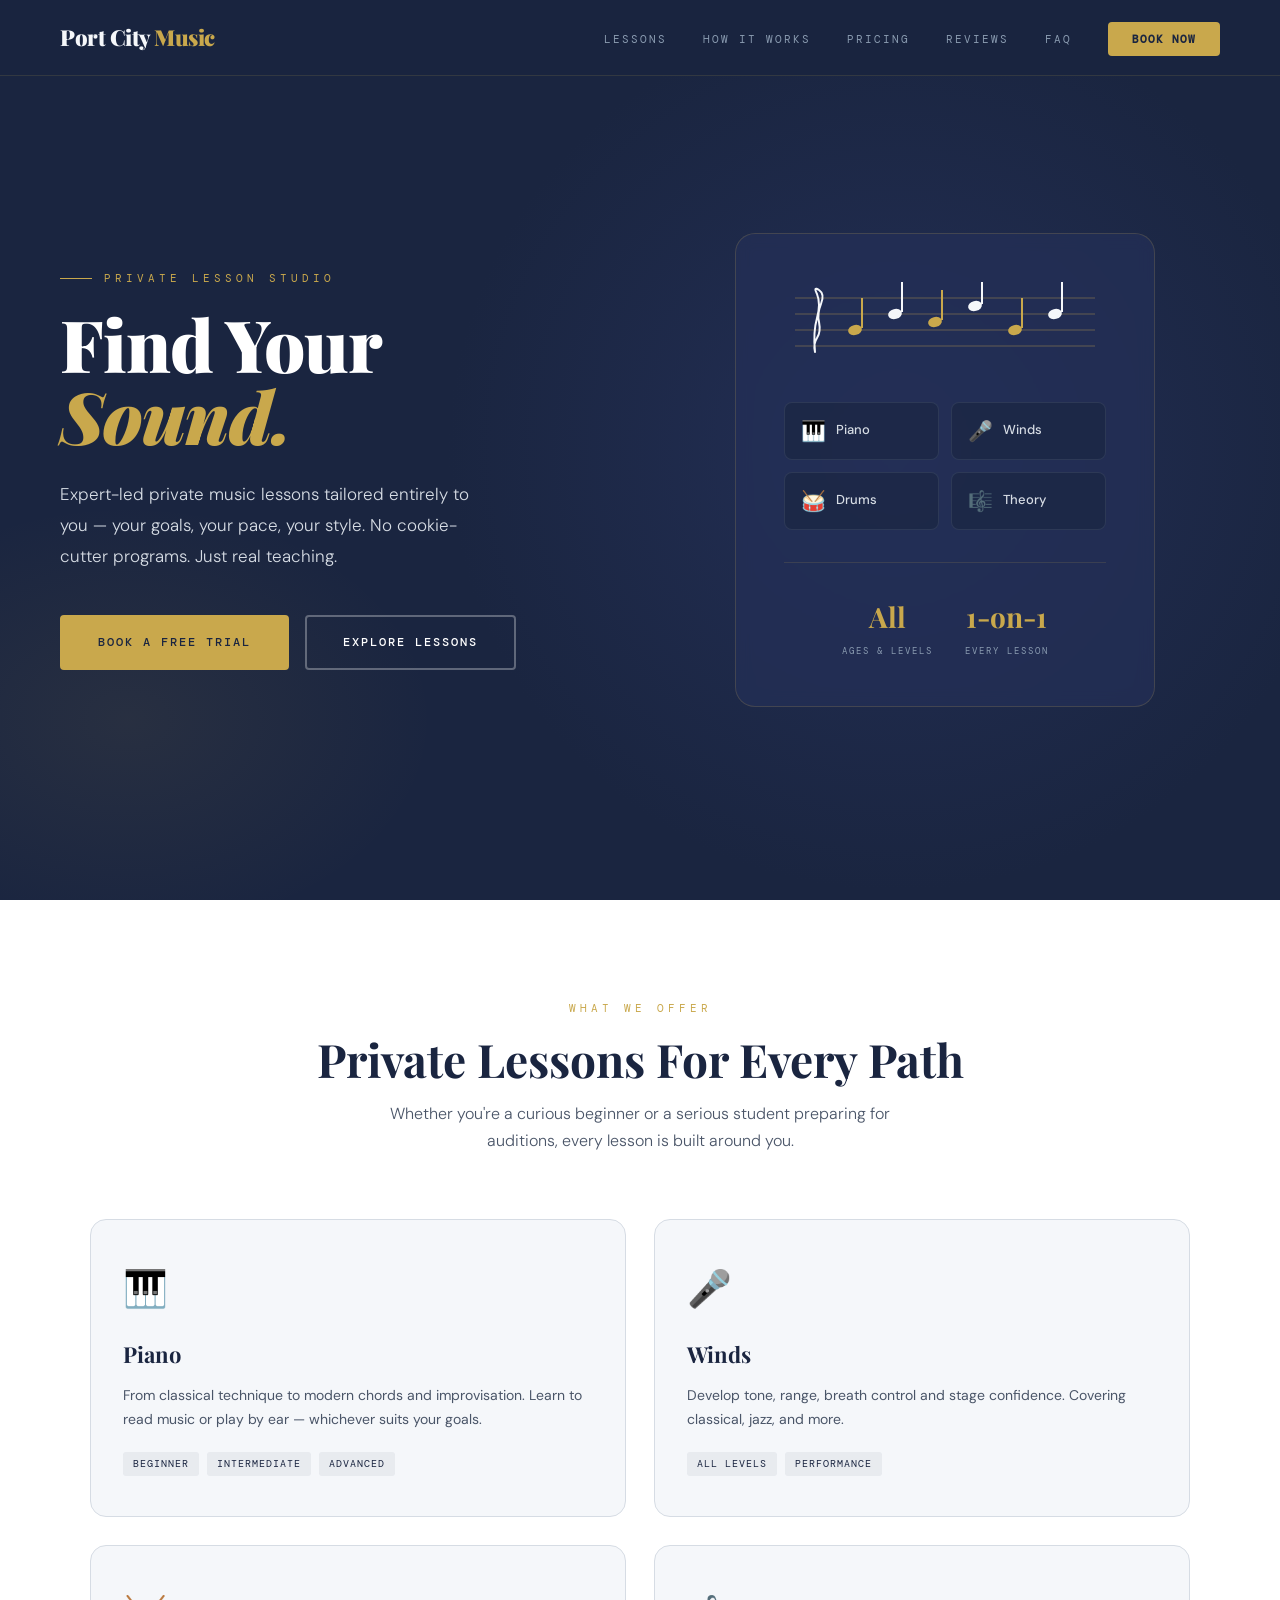
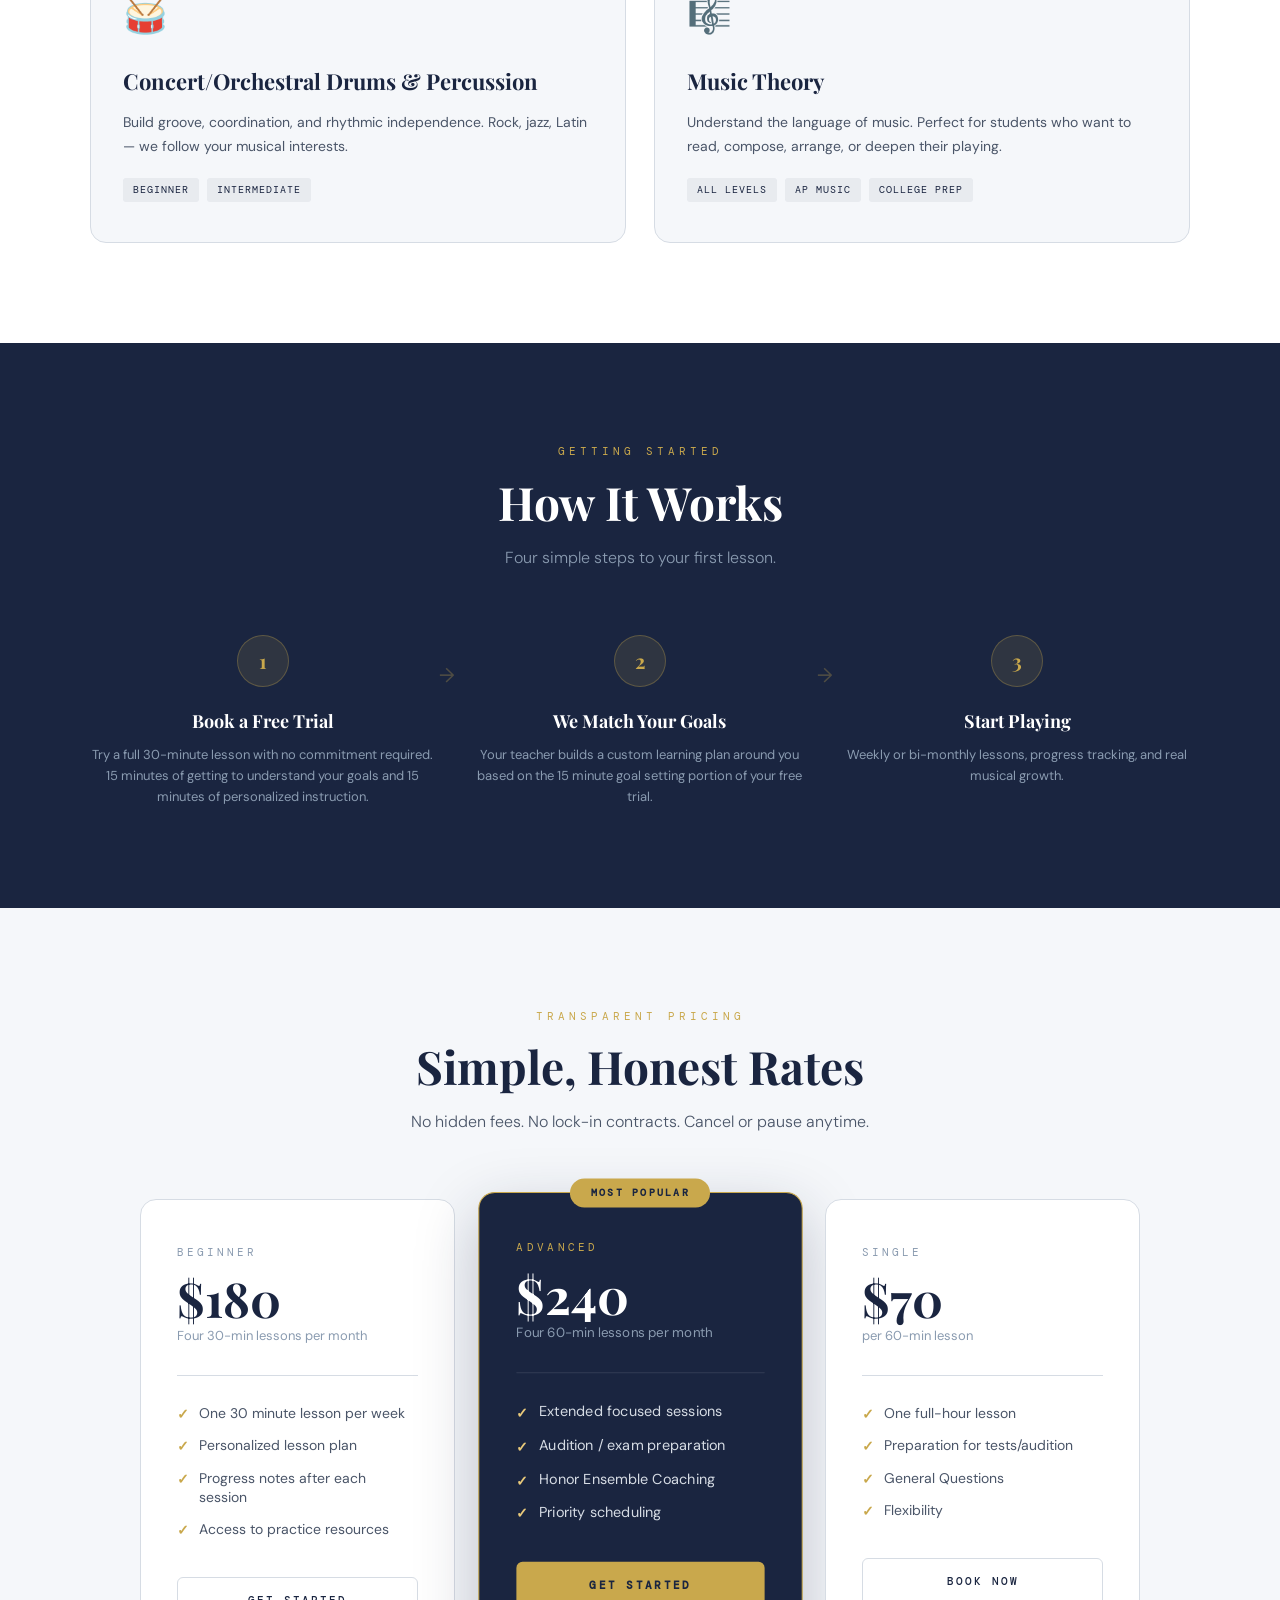
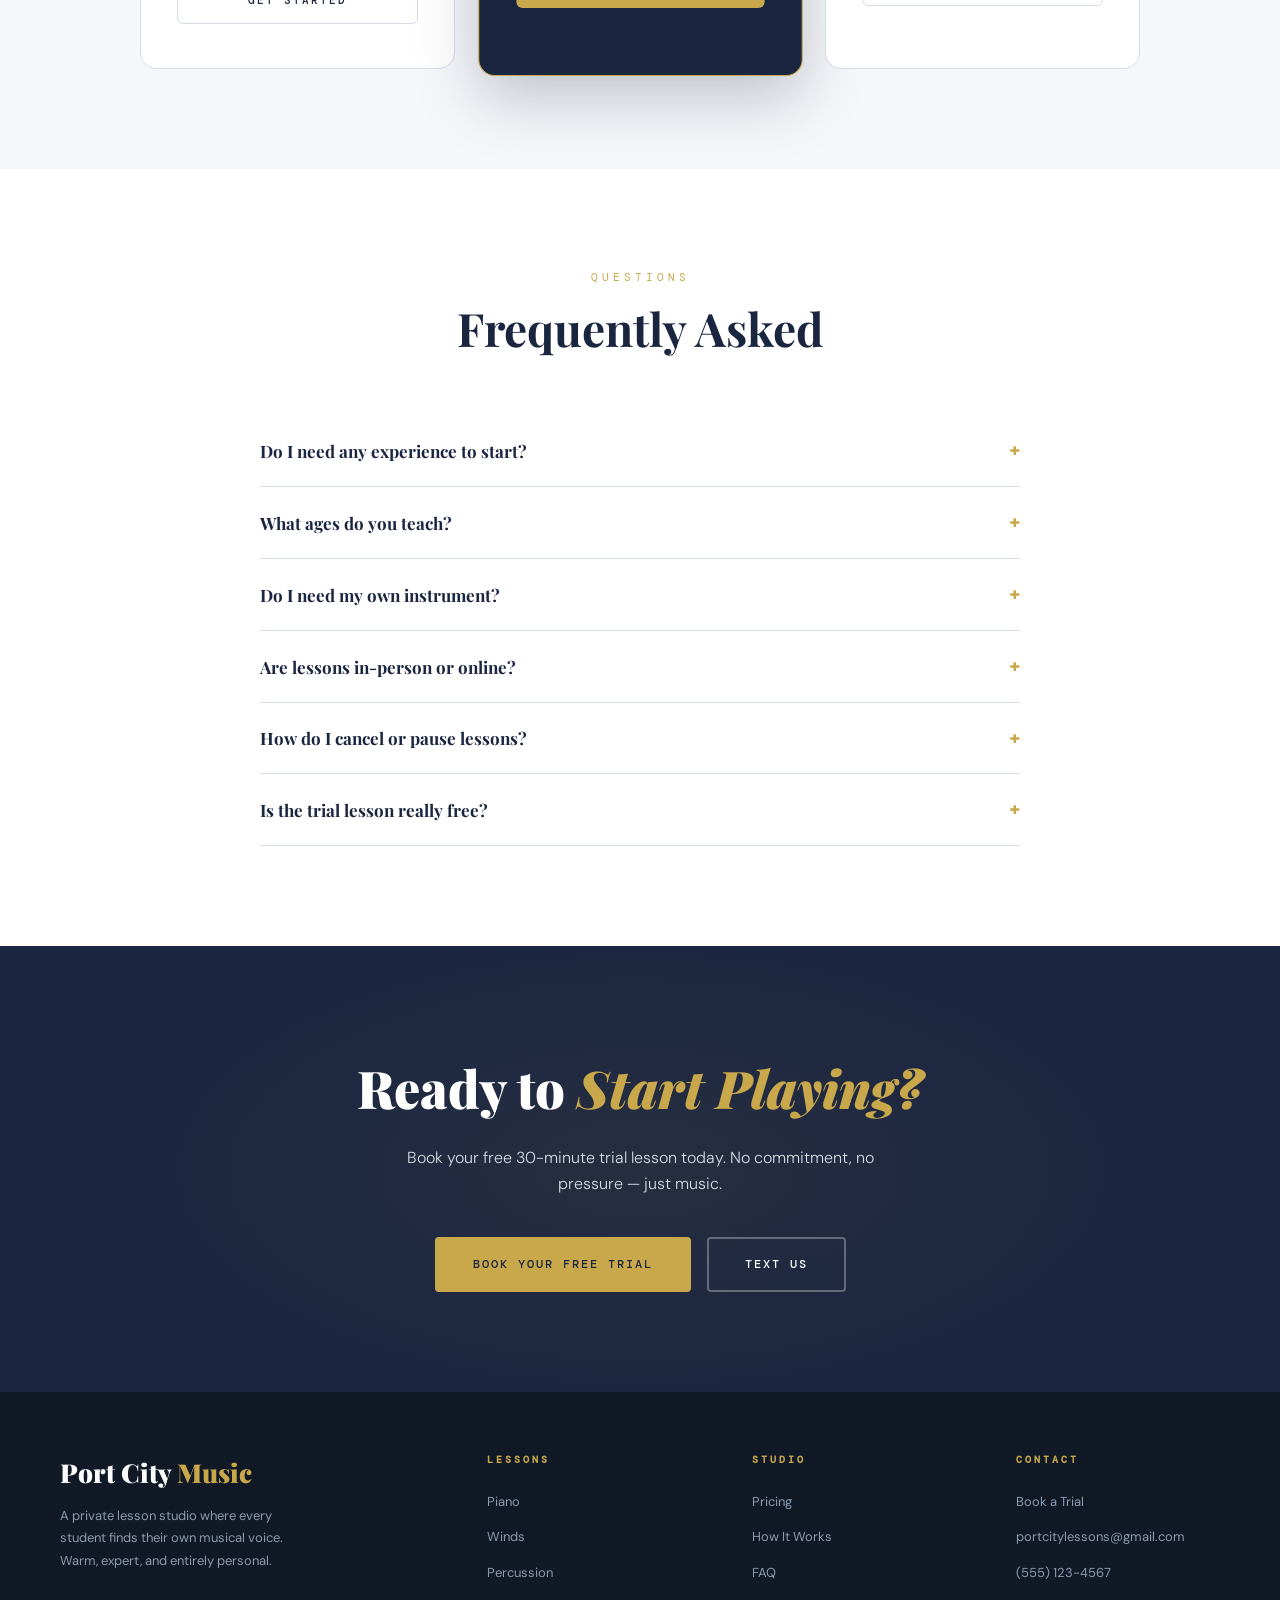
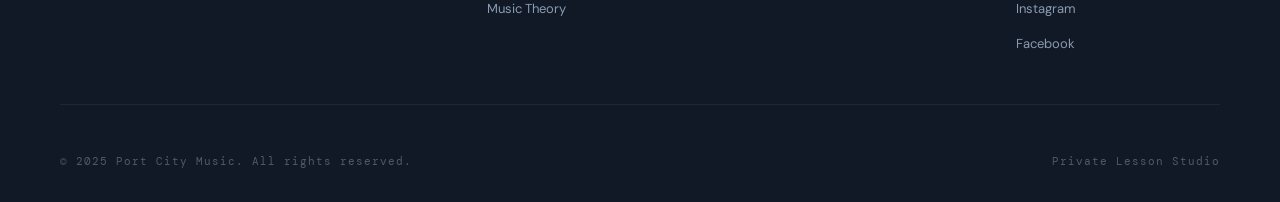
<file: udang-music-website.html>
<!DOCTYPE html>
<html lang="en">
<head>
<meta charset="UTF-8">
<meta name="viewport" content="width=device-width, initial-scale=1.0">
<title>Port City Music — Private Lesson Studio</title>
<link href="https://fonts.googleapis.com/css2?family=Playfair+Display:ital,wght@0,400;0,700;0,900;1,400;1,700&family=DM+Sans:wght@300;400;500;600&family=DM+Mono:wght@400;500&display=swap" rel="stylesheet">
<style>
  :root {
    --navy:    #1A2540;
    --navy-mid:#243058;
    --charcoal:#2E3440;
    --gray:    #4A5568;
    --silver:  #8A9BB0;
    --smoke:   #D6DCE4;
    --white:   #F5F7FA;
    --pure:    #FFFFFF;
    --gold:    #C9A84C;
    --gold-lt: #E8C97A;
  }

  * { margin:0; padding:0; box-sizing:border-box; }

  html { scroll-behavior: smooth; }

  body {
    background: var(--white);
    color: var(--charcoal);
    font-family: 'DM Sans', sans-serif;
    line-height: 1.6;
    overflow-x: hidden;
  }

  /* ── NAV ── */
  nav {
    position: fixed;
    top: 0;
    left: 0;
    right: 0;
    z-index: 100;
    padding: 20px 60px;
    display: flex;
    align-items: center;
    justify-content: space-between;
    background: rgba(26,37,64,0.96);
    backdrop-filter: blur(12px);
    border-bottom: 1px solid rgba(201,168,76,0.15);
    transition: padding 0.3s;
  }

  .nav-logo {
    font-family: 'Playfair Display', serif;
    font-size: 22px;
    font-weight: 900;
    color: var(--white);
    text-decoration: none;
    letter-spacing: -0.5px;
  }

  .nav-logo span { color: var(--gold); }

  .nav-links {
    display: flex;
    gap: 36px;
    list-style: none;
  }

  .nav-links a {
    font-family: 'DM Mono', monospace;
    font-size: 11px;
    letter-spacing: 2px;
    text-transform: uppercase;
    color: var(--silver);
    text-decoration: none;
    transition: color 0.2s;
  }

  .nav-links a:hover { color: var(--gold); }

  .nav-cta {
    background: var(--gold);
    color: var(--navy) !important;
    padding: 10px 24px;
    border-radius: 4px;
    font-weight: 600 !important;
    letter-spacing: 1px !important;
    transition: background 0.2s !important;
  }

  .nav-cta:hover { background: var(--gold-lt) !important; color: var(--navy) !important; }

  /* ── HERO ── */
  .hero {
    min-height: 100vh;
    background: var(--navy);
    display: grid;
    grid-template-columns: 1fr 1fr;
    align-items: center;
    padding: 120px 60px 80px;
    position: relative;
    overflow: hidden;
    gap: 60px;
  }

  .hero::before {
    content: '';
    position: absolute;
    inset: 0;
    background:
      radial-gradient(ellipse 50% 70% at 70% 50%, rgba(36,48,88,0.9) 0%, transparent 70%),
      radial-gradient(ellipse 40% 40% at 10% 80%, rgba(201,168,76,0.08) 0%, transparent 60%);
    pointer-events: none;
  }

  .hero-content { position: relative; z-index: 2; }

  .hero-eyebrow {
    font-family: 'DM Mono', monospace;
    font-size: 11px;
    letter-spacing: 4px;
    text-transform: uppercase;
    color: var(--gold);
    margin-bottom: 20px;
    display: flex;
    align-items: center;
    gap: 12px;
  }

  .hero-eyebrow::before {
    content: '';
    display: inline-block;
    width: 32px;
    height: 1px;
    background: var(--gold);
  }

  .hero-title {
    font-family: 'Playfair Display', serif;
    font-size: 72px;
    font-weight: 900;
    color: var(--pure);
    line-height: 1.0;
    margin-bottom: 28px;
    letter-spacing: -1px;
  }

  .hero-title em {
    font-style: italic;
    color: var(--gold);
  }

  .hero-subtitle {
    font-size: 17px;
    color: var(--smoke);
    font-weight: 300;
    line-height: 1.8;
    margin-bottom: 44px;
    max-width: 420px;
  }

  .hero-buttons {
    display: flex;
    gap: 16px;
    align-items: center;
    flex-wrap: wrap;
  }

  .btn-primary {
    background: var(--gold);
    color: var(--navy);
    padding: 16px 36px;
    border-radius: 4px;
    font-family: 'DM Mono', monospace;
    font-size: 12px;
    letter-spacing: 2px;
    text-transform: uppercase;
    font-weight: 500;
    text-decoration: none;
    transition: all 0.2s;
    border: 2px solid var(--gold);
  }

  .btn-primary:hover {
    background: var(--gold-lt);
    border-color: var(--gold-lt);
    transform: translateY(-2px);
    box-shadow: 0 8px 24px rgba(201,168,76,0.3);
  }

  .btn-outline {
    background: transparent;
    color: var(--pure);
    padding: 16px 36px;
    border-radius: 4px;
    font-family: 'DM Mono', monospace;
    font-size: 12px;
    letter-spacing: 2px;
    text-transform: uppercase;
    font-weight: 500;
    text-decoration: none;
    border: 2px solid rgba(255,255,255,0.3);
    transition: all 0.2s;
  }

  .btn-outline:hover {
    border-color: var(--white);
    background: rgba(255,255,255,0.06);
  }

  /* Hero visual side */
  .hero-visual {
    position: relative;
    z-index: 2;
    display: flex;
    align-items: center;
    justify-content: center;
  }

  .hero-instrument-card {
    background: rgba(36,48,88,0.7);
    border: 1px solid rgba(201,168,76,0.2);
    border-radius: 20px;
    padding: 48px;
    backdrop-filter: blur(8px);
    text-align: center;
    max-width: 420px;
    width: 100%;
  }

  .staff-visual {
    margin: 0 auto 32px;
    width: 100%;
    max-width: 300px;
  }

  .instrument-list {
    display: grid;
    grid-template-columns: 1fr 1fr;
    gap: 12px;
    text-align: left;
  }

  .instrument-item {
    display: flex;
    align-items: center;
    gap: 10px;
    padding: 12px 16px;
    background: rgba(26,37,64,0.6);
    border-radius: 8px;
    border: 1px solid rgba(138,155,176,0.15);
  }

  .instrument-icon {
    font-size: 20px;
  }

  .instrument-name {
    font-family: 'DM Sans', sans-serif;
    font-size: 13px;
    font-weight: 500;
    color: var(--smoke);
  }

  .hero-stats {
    display: flex;
    gap: 32px;
    margin-top: 32px;
    padding-top: 32px;
    border-top: 1px solid rgba(201,168,76,0.15);
    justify-content: center;
  }

  .stat { text-align: center; }
  .stat-num {
    font-family: 'Playfair Display', serif;
    font-size: 28px;
    font-weight: 700;
    color: var(--gold);
  }
  .stat-label {
    font-family: 'DM Mono', monospace;
    font-size: 9px;
    letter-spacing: 2px;
    text-transform: uppercase;
    color: var(--silver);
    margin-top: 4px;
  }

  /* ── LESSONS SECTION ── */
  .lessons {
    padding: 100px 60px;
    background: var(--pure);
  }

  .section-header {
    text-align: center;
    margin-bottom: 64px;
  }

  .section-eyebrow {
    font-family: 'DM Mono', monospace;
    font-size: 11px;
    letter-spacing: 4px;
    text-transform: uppercase;
    color: var(--gold);
    margin-bottom: 16px;
  }

  .section-title {
    font-family: 'Playfair Display', serif;
    font-size: 46px;
    font-weight: 700;
    color: var(--navy);
    line-height: 1.1;
  }

  .section-sub {
    margin-top: 16px;
    font-size: 16px;
    color: var(--gray);
    font-weight: 300;
    max-width: 500px;
    margin-left: auto;
    margin-right: auto;
    line-height: 1.7;
  }

  .lessons-grid {
    display: grid;
    grid-template-columns: repeat(2, 1fr);
    gap: 28px;
    max-width: 1100px;
    margin: 0 auto;
  }

  .lesson-card {
    background: var(--white);
    border-radius: 16px;
    padding: 40px 32px;
    border: 1px solid var(--smoke);
    transition: all 0.3s;
    position: relative;
    overflow: hidden;
  }

  .lesson-card::before {
    content: '';
    position: absolute;
    top: 0;
    left: 0;
    right: 0;
    height: 3px;
    background: linear-gradient(90deg, var(--gold), var(--gold-lt));
    transform: scaleX(0);
    transition: transform 0.3s;
  }

  .lesson-card:hover::before { transform: scaleX(1); }
  .lesson-card:hover {
    box-shadow: 0 16px 48px rgba(26,37,64,0.12);
    transform: translateY(-4px);
  }

  .lesson-icon {
    font-size: 36px;
    margin-bottom: 20px;
    display: block;
  }

  .lesson-title {
    font-family: 'Playfair Display', serif;
    font-size: 22px;
    font-weight: 700;
    color: var(--navy);
    margin-bottom: 12px;
  }

  .lesson-desc {
    font-size: 14px;
    color: var(--gray);
    line-height: 1.7;
    margin-bottom: 20px;
  }

  .lesson-levels {
    display: flex;
    gap: 8px;
    flex-wrap: wrap;
  }

  .level-tag {
    font-family: 'DM Mono', monospace;
    font-size: 10px;
    letter-spacing: 1px;
    padding: 4px 10px;
    background: rgba(26,37,64,0.06);
    color: var(--navy);
    border-radius: 3px;
    text-transform: uppercase;
  }

  /* ── HOW IT WORKS ── */
  .how-it-works {
    background: var(--navy);
    padding: 100px 60px;
  }

  .steps-grid {
    display: grid;
    grid-template-columns: repeat(3, 1fr);
    gap: 32px;
    max-width: 1100px;
    margin: 0 auto;
  }

  .step {
    text-align: center;
    position: relative;
  }

  .step:not(:last-child)::after {
    content: '→';
    position: absolute;
    right: -20px;
    top: 24px;
    color: rgba(201,168,76,0.3);
    font-size: 20px;
  }

  .step-num {
    width: 52px;
    height: 52px;
    background: rgba(201,168,76,0.12);
    border: 1px solid rgba(201,168,76,0.3);
    border-radius: 50%;
    display: flex;
    align-items: center;
    justify-content: center;
    font-family: 'Playfair Display', serif;
    font-size: 20px;
    font-weight: 700;
    color: var(--gold);
    margin: 0 auto 20px;
  }

  .step-title {
    font-family: 'Playfair Display', serif;
    font-size: 18px;
    font-weight: 700;
    color: var(--pure);
    margin-bottom: 10px;
  }

  .step-desc {
    font-size: 13px;
    color: var(--silver);
    line-height: 1.6;
  }

  /* ── PRICING ── */
  .pricing {
    padding: 100px 60px;
    background: var(--white);
  }

  .pricing-grid {
    display: grid;
    grid-template-columns: repeat(3, 1fr);
    gap: 28px;
    max-width: 1000px;
    margin: 0 auto;
  }

  .pricing-card {
    border-radius: 16px;
    padding: 44px 36px;
    border: 1px solid var(--smoke);
    background: var(--pure);
    position: relative;
    transition: all 0.3s;
  }

  .pricing-card.featured {
    background: var(--navy);
    border-color: var(--gold);
    transform: scale(1.03);
    box-shadow: 0 20px 60px rgba(26,37,64,0.25);
  }

  .pricing-badge {
    position: absolute;
    top: -14px;
    left: 50%;
    transform: translateX(-50%);
    background: var(--gold);
    color: var(--navy);
    font-family: 'DM Mono', monospace;
    font-size: 10px;
    letter-spacing: 2px;
    text-transform: uppercase;
    padding: 6px 20px;
    border-radius: 20px;
    font-weight: 600;
    white-space: nowrap;
  }

  .pricing-tier {
    font-family: 'DM Mono', monospace;
    font-size: 11px;
    letter-spacing: 3px;
    text-transform: uppercase;
    margin-bottom: 12px;
  }

  .pricing-card:not(.featured) .pricing-tier { color: var(--silver); }
  .pricing-card.featured .pricing-tier { color: var(--gold); }

  .pricing-price {
    font-family: 'Playfair Display', serif;
    font-size: 48px;
    font-weight: 700;
    line-height: 1;
    margin-bottom: 4px;
  }

  .pricing-card:not(.featured) .pricing-price { color: var(--navy); }
  .pricing-card.featured .pricing-price { color: var(--pure); }

  .pricing-freq {
    font-size: 13px;
    color: var(--silver);
    margin-bottom: 28px;
  }

  .pricing-divider {
    height: 1px;
    margin-bottom: 28px;
  }

  .pricing-card:not(.featured) .pricing-divider { background: var(--smoke); }
  .pricing-card.featured .pricing-divider { background: rgba(255,255,255,0.1); }

  .pricing-features {
    list-style: none;
    margin-bottom: 36px;
    display: flex;
    flex-direction: column;
    gap: 12px;
  }

  .pricing-features li {
    font-size: 14px;
    display: flex;
    gap: 10px;
    align-items: flex-start;
    line-height: 1.4;
  }

  .pricing-card:not(.featured) .pricing-features li { color: var(--gray); }
  .pricing-card.featured .pricing-features li { color: var(--smoke); }

  .pricing-features li::before {
    content: '✓';
    font-weight: 600;
    flex-shrink: 0;
    margin-top: 1px;
  }

  .pricing-card:not(.featured) .pricing-features li::before { color: var(--gold); }
  .pricing-card.featured .pricing-features li::before { color: var(--gold-lt); }

  .btn-pricing-primary {
    display: block;
    text-align: center;
    background: var(--gold);
    color: var(--navy);
    padding: 14px;
    border-radius: 6px;
    font-family: 'DM Mono', monospace;
    font-size: 11px;
    letter-spacing: 2px;
    text-transform: uppercase;
    font-weight: 600;
    text-decoration: none;
    transition: all 0.2s;
  }

  .btn-pricing-primary:hover {
    background: var(--gold-lt);
    transform: translateY(-1px);
  }

  .btn-pricing-outline {
    display: block;
    text-align: center;
    background: transparent;
    color: var(--navy);
    padding: 14px;
    border-radius: 6px;
    border: 1.5px solid var(--smoke);
    font-family: 'DM Mono', monospace;
    font-size: 11px;
    letter-spacing: 2px;
    text-transform: uppercase;
    font-weight: 500;
    text-decoration: none;
    transition: all 0.2s;
  }

  .btn-pricing-outline:hover { border-color: var(--navy); }

  /* ── TESTIMONIALS ── */
  .testimonials {
    background: var(--charcoal);
    padding: 100px 60px;
  }

  .testimonials-grid {
    display: grid;
    grid-template-columns: repeat(3, 1fr);
    gap: 24px;
    max-width: 1100px;
    margin: 0 auto;
  }

  .testimonial {
    background: rgba(255,255,255,0.04);
    border: 1px solid rgba(255,255,255,0.08);
    border-radius: 12px;
    padding: 36px;
  }

  .testimonial-stars {
    color: var(--gold);
    font-size: 14px;
    letter-spacing: 2px;
    margin-bottom: 16px;
  }

  .testimonial-quote {
    font-family: 'Playfair Display', serif;
    font-size: 16px;
    font-style: italic;
    color: var(--smoke);
    line-height: 1.7;
    margin-bottom: 24px;
  }

  .testimonial-author {
    display: flex;
    align-items: center;
    gap: 12px;
  }

  .author-avatar {
    width: 40px;
    height: 40px;
    border-radius: 50%;
    background: rgba(201,168,76,0.2);
    display: flex;
    align-items: center;
    justify-content: center;
    font-family: 'Playfair Display', serif;
    font-size: 16px;
    font-weight: 700;
    color: var(--gold);
    flex-shrink: 0;
  }

  .author-name {
    font-size: 14px;
    font-weight: 600;
    color: var(--pure);
  }

  .author-sub {
    font-size: 12px;
    color: var(--silver);
    margin-top: 2px;
  }

  /* ── FAQ ── */
  .faq {
    padding: 100px 60px;
    background: var(--pure);
  }

  .faq-grid {
    max-width: 760px;
    margin: 0 auto;
    display: flex;
    flex-direction: column;
    gap: 2px;
  }

  .faq-item {
    border-bottom: 1px solid var(--smoke);
  }

  .faq-q {
    padding: 20px 0;
    font-family: 'Playfair Display', serif;
    font-size: 17px;
    font-weight: 700;
    color: var(--navy);
    cursor: pointer;
    display: flex;
    justify-content: space-between;
    align-items: center;
    gap: 16px;
    user-select: none;
  }

  .faq-q .toggle {
    font-family: 'DM Mono', monospace;
    font-size: 18px;
    color: var(--gold);
    flex-shrink: 0;
    transition: transform 0.2s;
  }

  .faq-a {
    font-size: 14px;
    color: var(--gray);
    line-height: 1.8;
    padding-bottom: 20px;
    display: none;
  }

  .faq-item.open .faq-a { display: block; }
  .faq-item.open .toggle { transform: rotate(45deg); }

  /* ── CTA BANNER ── */
  .cta-banner {
    background: var(--navy);
    padding: 100px 60px;
    text-align: center;
    position: relative;
    overflow: hidden;
  }

  .cta-banner::before {
    content: '';
    position: absolute;
    inset: 0;
    background: radial-gradient(ellipse 60% 80% at 50% 50%, rgba(201,168,76,0.07) 0%, transparent 70%);
  }

  .cta-banner h2 {
    font-family: 'Playfair Display', serif;
    font-size: 52px;
    font-weight: 900;
    color: var(--pure);
    margin-bottom: 16px;
    position: relative;
    z-index: 2;
  }

  .cta-banner h2 em { color: var(--gold); font-style: italic; }

  .cta-banner p {
    font-size: 16px;
    color: var(--smoke);
    font-weight: 300;
    margin-bottom: 40px;
    position: relative;
    z-index: 2;
    max-width: 480px;
    margin-left: auto;
    margin-right: auto;
  }

  .cta-banner .cta-buttons {
    display: flex;
    gap: 16px;
    justify-content: center;
    position: relative;
    z-index: 2;
    flex-wrap: wrap;
  }

  /* ── FOOTER ── */
  footer {
    background: #111927;
    padding: 60px 60px 32px;
  }

  .footer-top {
    display: grid;
    grid-template-columns: 1.8fr 1fr 1fr 1fr;
    gap: 60px;
    margin-bottom: 48px;
    padding-bottom: 48px;
    border-bottom: 1px solid rgba(255,255,255,0.06);
  }

  .footer-brand h3 {
    font-family: 'Playfair Display', serif;
    font-size: 26px;
    font-weight: 900;
    color: var(--pure);
    margin-bottom: 12px;
  }

  .footer-brand h3 span { color: var(--gold); }

  .footer-brand p {
    font-size: 13px;
    color: var(--silver);
    line-height: 1.7;
    margin-bottom: 20px;
    max-width: 260px;
  }

  .footer-socials {
    display: flex;
    gap: 12px;
  }

  .social-link {
    width: 36px;
    height: 36px;
    background: rgba(255,255,255,0.05);
    border: 1px solid rgba(255,255,255,0.08);
    border-radius: 6px;
    display: flex;
    align-items: center;
    justify-content: center;
    font-size: 14px;
    text-decoration: none;
    transition: all 0.2s;
    color: var(--silver);
  }

  .social-link:hover {
    background: var(--gold);
    border-color: var(--gold);
    color: var(--navy);
  }

  .footer-col h4 {
    font-family: 'DM Mono', monospace;
    font-size: 10px;
    letter-spacing: 3px;
    text-transform: uppercase;
    color: var(--gold);
    margin-bottom: 20px;
  }

  .footer-col ul {
    list-style: none;
    display: flex;
    flex-direction: column;
    gap: 10px;
  }

  .footer-col ul a {
    font-size: 13px;
    color: var(--silver);
    text-decoration: none;
    transition: color 0.2s;
  }

  .footer-col ul a:hover { color: var(--pure); }

  .footer-bottom {
    display: flex;
    justify-content: space-between;
    align-items: center;
    font-family: 'DM Mono', monospace;
    font-size: 11px;
    color: rgba(138,155,176,0.5);
    letter-spacing: 1px;
  }
</style>
</head>
<body>

<!-- NAV -->
<nav>
  <a class="nav-logo" href="#">Port City <span>Music</span></a>
  <ul class="nav-links">
    <li><a href="#lessons">Lessons</a></li>
    <li><a href="#how">How It Works</a></li>
    <li><a href="#pricing">Pricing</a></li>
    <li><a href="#testimonials">Reviews</a></li>
    <li><a href="#faq">FAQ</a></li>
    <li><a href="file:///Users/karludang/Desktop/UM%20Brand%20and%20Marketing/files/udang-music-booking.html" class="nav-cta">Book Now</a></li>
  </ul>
</nav>

<!-- HERO -->
<section class="hero">
  <div class="hero-content">
    <div class="hero-eyebrow">Private Lesson Studio</div>
    <h1 class="hero-title">Find Your<br><em>Sound.</em></h1>
    <p class="hero-subtitle">
      Expert-led private music lessons tailored entirely to you — your goals, your pace, your style. No cookie-cutter programs. Just real teaching.
    </p>
    <div class="hero-buttons">
      <a href="#book" class="btn-primary">Book a Free Trial</a>
      <a href="#lessons" class="btn-outline">Explore Lessons</a>
    </div>
  </div>

  <div class="hero-visual">
    <div class="hero-instrument-card">
      <svg class="staff-visual" viewBox="0 0 300 80" fill="none">
        <line x1="0" y1="16" x2="300" y2="16" stroke="#C9A84C" stroke-width="1" opacity="0.4"/>
        <line x1="0" y1="32" x2="300" y2="32" stroke="#C9A84C" stroke-width="1" opacity="0.4"/>
        <line x1="0" y1="48" x2="300" y2="48" stroke="#C9A84C" stroke-width="1" opacity="0.4"/>
        <line x1="0" y1="64" x2="300" y2="64" stroke="#C9A84C" stroke-width="1" opacity="0.4"/>
        <!-- Treble clef simplified -->
        <path d="M20 70 Q18 50 22 36 Q26 22 22 12 Q18 4 24 8 Q30 12 26 22 Q22 32 24 40 Q26 50 22 56 Q18 62 20 70" stroke="#F5F7FA" stroke-width="2" fill="none" stroke-linecap="round"/>
        <!-- Notes -->
        <ellipse cx="60" cy="48" rx="7" ry="5" fill="#C9A84C" transform="rotate(-15 60 48)"/>
        <line x1="67" y1="46" x2="67" y2="16" stroke="#C9A84C" stroke-width="2"/>
        <ellipse cx="100" cy="32" rx="7" ry="5" fill="#F5F7FA" transform="rotate(-15 100 32)"/>
        <line x1="107" y1="30" x2="107" y2="0" stroke="#F5F7FA" stroke-width="2"/>
        <ellipse cx="140" cy="40" rx="7" ry="5" fill="#C9A84C" transform="rotate(-15 140 40)"/>
        <line x1="147" y1="38" x2="147" y2="8" stroke="#C9A84C" stroke-width="2"/>
        <ellipse cx="180" cy="24" rx="7" ry="5" fill="#F5F7FA" transform="rotate(-15 180 24)"/>
        <line x1="187" y1="22" x2="187" y2="-8" stroke="#F5F7FA" stroke-width="2"/>
        <ellipse cx="220" cy="48" rx="7" ry="5" fill="#C9A84C" transform="rotate(-15 220 48)"/>
        <line x1="227" y1="46" x2="227" y2="16" stroke="#C9A84C" stroke-width="2"/>
        <ellipse cx="260" cy="32" rx="7" ry="5" fill="#F5F7FA" transform="rotate(-15 260 32)"/>
        <line x1="267" y1="30" x2="267" y2="0" stroke="#F5F7FA" stroke-width="2"/>
      </svg>

      <div class="instrument-list">
        <div class="instrument-item"><span class="instrument-icon">🎹</span><span class="instrument-name">Piano</span></div>
        <div class="instrument-item"><span class="instrument-icon">🎤</span><span class="instrument-name">Winds</span></div>
        <div class="instrument-item"><span class="instrument-icon">🥁</span><span class="instrument-name">Drums</span></div>
        <div class="instrument-item"><span class="instrument-icon">🎼</span><span class="instrument-name">Theory</span></div>
      </div>

      <div class="hero-stats">
        <div class="stat">
          <div class="stat-num">All</div>
          <div class="stat-label">Ages & Levels</div>
        </div>
        <div class="stat">
          <div class="stat-num">1-on-1</div>
          <div class="stat-label">Every Lesson</div>
        </div>
      </div>
    </div>
  </div>
</section>

<!-- LESSONS -->
<section id="lessons" class="lessons">
  <div class="section-header">
    <div class="section-eyebrow">What we offer</div>
    <h2 class="section-title">Private Lessons For Every Path</h2>
    <p class="section-sub">Whether you're a curious beginner or a serious student preparing for auditions, every lesson is built around you.</p>
  </div>

  <div class="lessons-grid">
    <div class="lesson-card">
      <span class="lesson-icon">🎹</span>
      <div class="lesson-title">Piano</div>
      <p class="lesson-desc">From classical technique to modern chords and improvisation. Learn to read music or play by ear — whichever suits your goals.</p>
      <div class="lesson-levels">
        <span class="level-tag">Beginner</span>
        <span class="level-tag">Intermediate</span>
        <span class="level-tag">Advanced</span>
      </div>
    </div>
    <div class="lesson-card">
      <span class="lesson-icon">🎤</span>
      <div class="lesson-title">Winds</div>
      <p class="lesson-desc">Develop tone, range, breath control and stage confidence. Covering classical, jazz, and more.</p>
      <div class="lesson-levels">
        <span class="level-tag">All Levels</span>
        <span class="level-tag">Performance</span>
      </div>
    </div>
    <div class="lesson-card">
      <span class="lesson-icon">🥁</span>
      <div class="lesson-title">Concert/Orchestral Drums & Percussion</div>
      <p class="lesson-desc">Build groove, coordination, and rhythmic independence. Rock, jazz, Latin — we follow your musical interests.</p>
      <div class="lesson-levels">
        <span class="level-tag">Beginner</span>
        <span class="level-tag">Intermediate</span>
      </div>
    </div>
    <div class="lesson-card">
      <span class="lesson-icon">🎼</span>
      <div class="lesson-title">Music Theory</div>
      <p class="lesson-desc">Understand the language of music. Perfect for students who want to read, compose, arrange, or deepen their playing.</p>
      <div class="lesson-levels">
        <span class="level-tag">All Levels</span>
        <span class="level-tag">AP Music</span>
        <span class="level-tag">College Prep</span>
      </div>
    </div>
  </div>
</section>

<!-- HOW IT WORKS -->
<section id="how" class="how-it-works">
  <div class="section-header">
    <div class="section-eyebrow" style="color:var(--gold);">Getting started</div>
    <h2 class="section-title" style="color:var(--pure);">How It Works</h2>
    <p class="section-sub" style="color:var(--silver);">Four simple steps to your first lesson.</p>
  </div>

  <div class="steps-grid">
    <div class="step">
      <div class="step-num">1</div>
      <div class="step-title">Book a Free Trial</div>
      <p class="step-desc">Try a full 30-minute lesson with no commitment required. 15 minutes of getting to understand your goals and 15 minutes of personalized instruction.</p>
    </div>
    <div class="step">
      <div class="step-num">2</div>
      <div class="step-title">We Match Your Goals</div>
      <p class="step-desc">Your teacher builds a custom learning plan around you based on the 15 minute goal setting portion of your free trial.</p>
    </div>
    <div class="step">
      <div class="step-num">3</div>
      <div class="step-title">Start Playing</div>
      <p class="step-desc">Weekly or bi-monthly lessons, progress tracking, and real musical growth.</p>
    </div>
  </div>
</section>

<!-- PRICING -->
<section id="pricing" class="pricing">
  <div class="section-header">
    <div class="section-eyebrow">Transparent pricing</div>
    <h2 class="section-title">Simple, Honest Rates</h2>
    <p class="section-sub">No hidden fees. No lock-in contracts. Cancel or pause anytime.</p>
  </div>

  <div class="pricing-grid">
    <div class="pricing-card">
      <div class="pricing-tier">Beginner</div>
      <div class="pricing-price">$180</div>
      <div class="pricing-freq">Four 30-min lessons per month</div>
      <div class="pricing-divider"></div>
      <ul class="pricing-features">
        <li>One 30 minute lesson per week</li>
        <li>Personalized lesson plan</li>
        <li>Progress notes after each session</li>
        <li>Access to practice resources</li>
      </ul>
      <a href="file:///Users/karludang/Desktop/UM%20Brand%20and%20Marketing/files/udang-music-booking.html" class="btn-pricing-outline">Get Started</a>
    </div>

    <div class="pricing-card featured">
      <div class="pricing-badge">Most Popular</div>
      <div class="pricing-tier">Advanced</div>
      <div class="pricing-price">$240</div>
      <div class="pricing-freq">Four 60-min lessons per month</div>
      <div class="pricing-divider"></div>
      <ul class="pricing-features">
        <li>Extended focused sessions</li>
        <li>Audition / exam preparation</li>
        <li>Honor Ensemble Coaching</li>
        <li>Priority scheduling</li>
      </ul>
      <a href="file:///Users/karludang/Desktop/UM%20Brand%20and%20Marketing/files/udang-music-booking.html" class="btn-pricing-primary">Get Started</a>
    </div>

    <div class="pricing-card">
      
      <div class="pricing-tier">Single</div>
      <div class="pricing-price">$70</div>
      <div class="pricing-freq">per 60-min lesson</div>
      <div class="pricing-divider"></div>
      <ul class="pricing-features">
        <li>One full-hour lesson</li>
        <li>Preparation for tests/audition</li>
        <li>General Questions</li>
        <li>Flexibility </li>
      </ul>
      <a href="file:///Users/karludang/Desktop/UM%20Brand%20and%20Marketing/files/udang-music-booking.html" class="btn-pricing-outline">Book Now</a>
      
    </div>
  </div>
</section>

<!-- TESTIMONIALS -->
 <!--
<section id="testimonials" class="testimonials">
  <div class="section-header">
    <div class="section-eyebrow" style="color:var(--gold);">Student stories</div>
    <h2 class="section-title" style="color:var(--pure);">What Students Say</h2>
  </div>

  <div class="testimonials-grid">
    <div class="testimonial">
      <div class="testimonial-stars">★★★★★</div>
      <p class="testimonial-quote">"I tried group lessons at two other places and never clicked. Here, my teacher actually listened to what I wanted to learn. Three months in and I'm already playing songs I love."</p>
      <div class="testimonial-author">
        <div class="author-avatar">M</div>
        <div>
          <div class="author-name">Maria T.</div>
          <div class="author-sub">Piano · 8 months</div>
        </div>
      </div>
    </div>

    <div class="testimonial">
      <div class="testimonial-stars">★★★★★</div>
      <p class="testimonial-quote">"My son was nervous to start guitar. After his first trial lesson, he came home and practiced for an hour without being asked. That says everything."</p>
      <div class="testimonial-author">
        <div class="author-avatar">J</div>
        <div>
          <div class="author-name">James R.</div>
          <div class="author-sub">Guitar · Parent of student</div>
        </div>
      </div>
    </div>

    <div class="testimonial">
      <div class="testimonial-stars">★★★★★</div>
      <p class="testimonial-quote">"I'm 54 and always wanted to sing. Port City Music made me feel like it was never too late. My teacher is patient, skilled, and genuinely encouraging."</p>
      <div class="testimonial-author">
        <div class="author-avatar">S</div>
        <div>
          <div class="author-name">Sandra K.</div>
          <div class="author-sub">Voice · 6 months</div>
        </div>
      </div>
    </div>
  </div>
</section>
-->
<!-- FAQ -->
<section id="faq" class="faq">
  <div class="section-header">
    <div class="section-eyebrow">Questions</div>
    <h2 class="section-title">Frequently Asked</h2>
  </div>

  <div class="faq-grid">
    <div class="faq-item">
      <div class="faq-q" onclick="toggleFaq(this)">Do I need any experience to start? <span class="toggle">+</span></div>
      <div class="faq-a">Not at all. Many students come in as complete beginners. We love working with new players — there are no bad habits to unlearn and the progress comes quickly.</div>
    </div>
    <div class="faq-item">
      <div class="faq-q" onclick="toggleFaq(this)">What ages do you teach? <span class="toggle">+</span></div>
      <div class="faq-a">We teach students of all ages — from children (8+) to adults. There is no upper age limit and it is truly never too late to start learning music.</div>
    </div>
    <div class="faq-item">
      <div class="faq-q" onclick="toggleFaq(this)">Do I need my own instrument? <span class="toggle">+</span></div>
      <div class="faq-a">Yes, you will need to have your own instrument for lessons. Do you need help finding one? We can help direct you in the right direction within many options. </div>
    </div>
    <div class="faq-item">
      <div class="faq-q" onclick="toggleFaq(this)">Are lessons in-person or online? <span class="toggle">+</span></div>
      <div class="faq-a">We offer both. In-person lessons take place in Stockton and are recommended. Online lessons are conducted over Zoom, Google Meet or FaceTime video calls should you prefer.</div>
    </div>
    <div class="faq-item">
      <div class="faq-q" onclick="toggleFaq(this)">How do I cancel or pause lessons? <span class="toggle">+</span></div>
      <div class="faq-a">Just let us know 72 hours in advance and the lesson can be rescheduled. We don't believe in locking people into contracts. Life happens — we get it. You can pause for up to 4 weeks. Lessons cancelled within 72 hours of scheduled lesson time will have a $25 cancellation fee and will not be rescheduled</div>
    </div>
    <div class="faq-item">
      <div class="faq-q" onclick="toggleFaq(this)">Is the trial lesson really free? <span class="toggle">+</span></div>
      <div class="faq-a">Yes, completely free with no commitment. We offer a free 30-minute introductory lesson so you can meet your teacher, get a feel for the environment, and make sure it's the right fit before you spend anything.</div>
    </div>
  </div>
</section>

<!-- CTA BANNER -->
<section id="book" class="cta-banner">
  <h2>Ready to <em>Start Playing?</em></h2>
  <p>Book your free 30-minute trial lesson today. No commitment, no pressure — just music.</p>
  <div class="cta-buttons">
    <a href="mailto:hello@udangmusic.com" class="btn-primary">Book Your Free Trial</a>
    <a href="tel:+12096012822" class="btn-outline">Text Us</a>
  </div>
</section>

<!-- FOOTER -->
<footer>
  <div class="footer-top">
    <div class="footer-brand">
      <h3>Port City <span>Music</span></h3>
      <p>A private lesson studio where every student finds their own musical voice. Warm, expert, and entirely personal.</p>
    <!--  
      <div class="footer-socials">
        <a href="#" class="social-link">📷</a>
        <a href="#" class="social-link">📘</a>
        <a href="#" class="social-link">▶️</a>
        <a href="#" class="social-link">🎵</a>
      </div>
    -->
    </div>
    <div class="footer-col">
      <h4>Lessons</h4>
      <ul>
        <li><a href="#">Piano</a></li>
        <li><a href="#">Winds</a></li>
        <li><a href="#">Percussion</a></li>
        <li><a href="#">Music Theory</a></li>
      </ul>
    </div>
    <div class="footer-col">
      <h4>Studio</h4>
      <ul>
        <li><a href="#pricing">Pricing</a></li>
        <li><a href="#how">How It Works</a></li>
        <li><a href="#faq">FAQ</a></li>
      </ul>
    </div>
    <div class="footer-col">
      <h4>Contact</h4>
      <ul>
        <li><a href="#">Book a Trial</a></li>
        <li><a href="#">portcitylessons@gmail.com</a></li>
        <li><a href="#">(555) 123-4567</a></li>
        <li><a href="#">Instagram</a></li>
        <li><a href="#">Facebook</a></li>
      </ul>
    </div>
  </div>
  <div class="footer-bottom">
    <span>© 2025 Port City Music. All rights reserved.</span>
    <span>Private Lesson Studio</span>
  </div>
</footer>

<script>
  function toggleFaq(el) {
    const item = el.parentElement;
    item.classList.toggle('open');
  }
</script>

</body>
</html>
</file>
